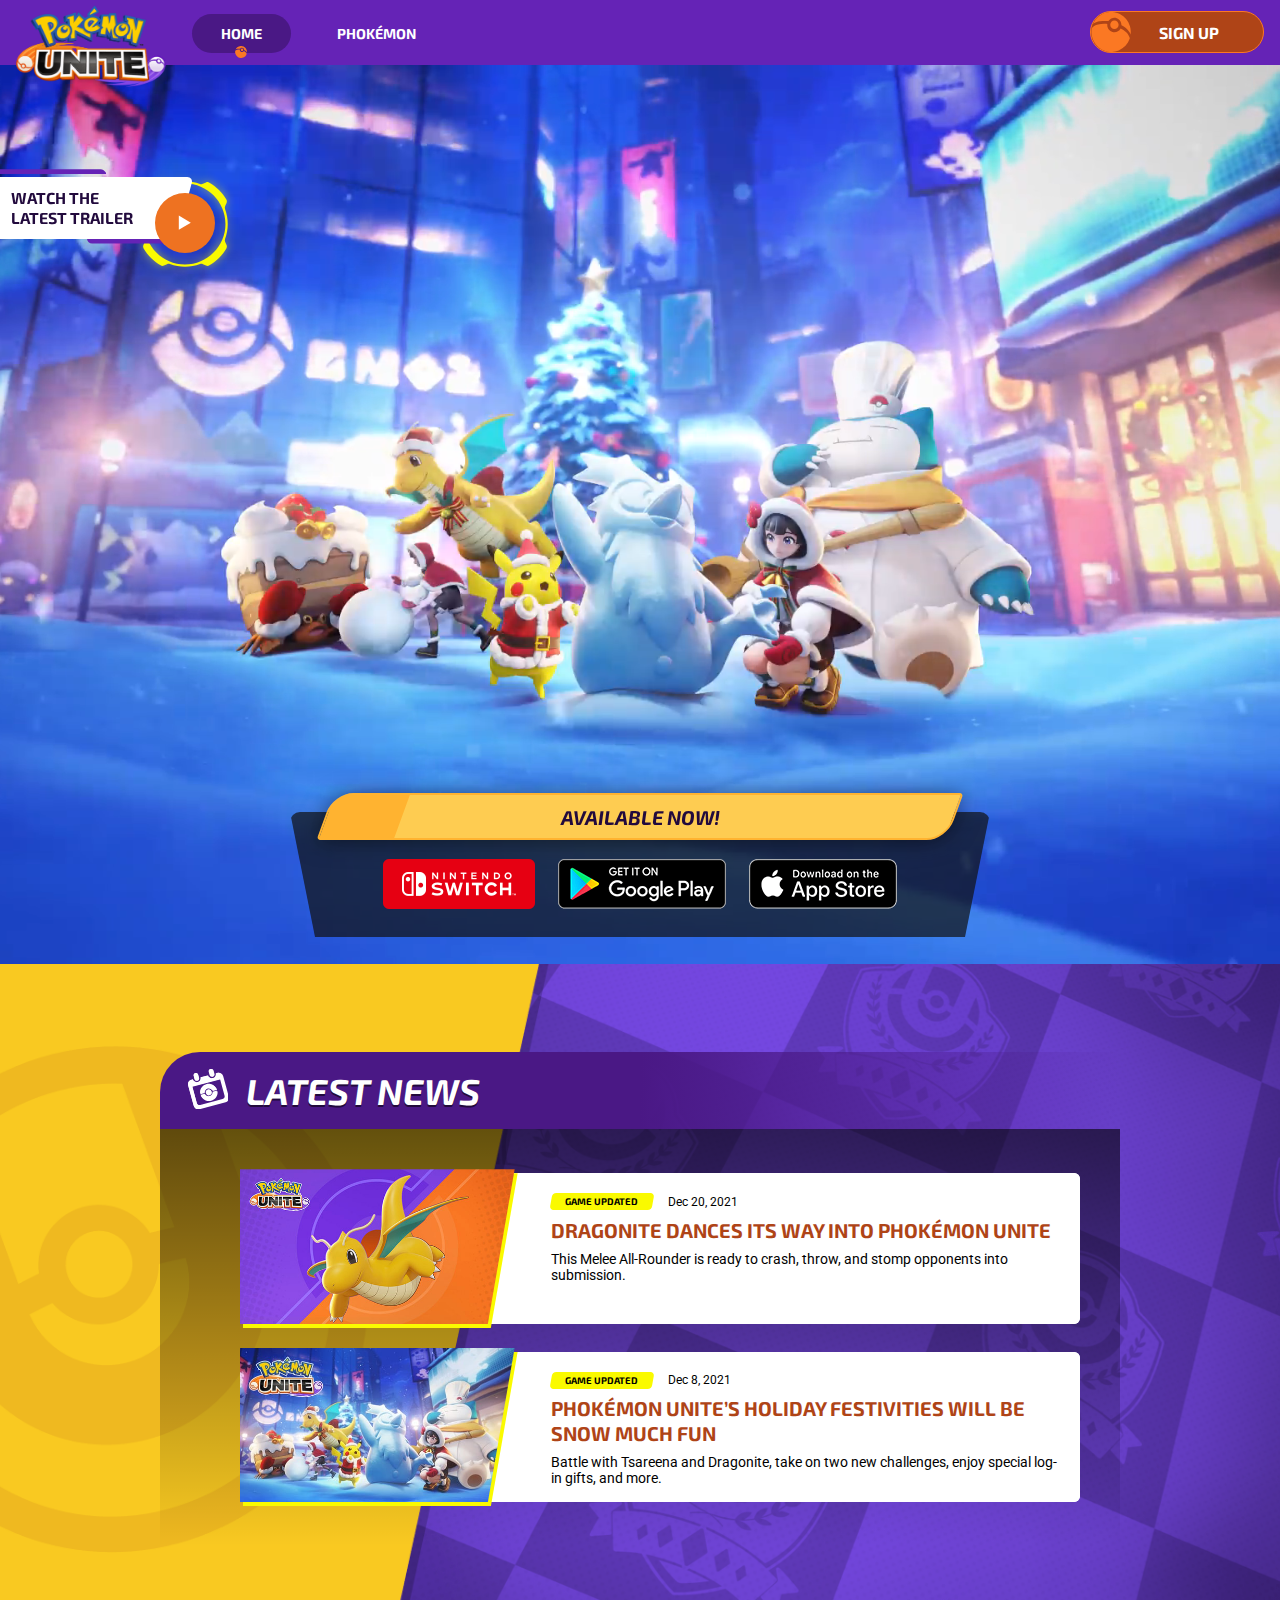
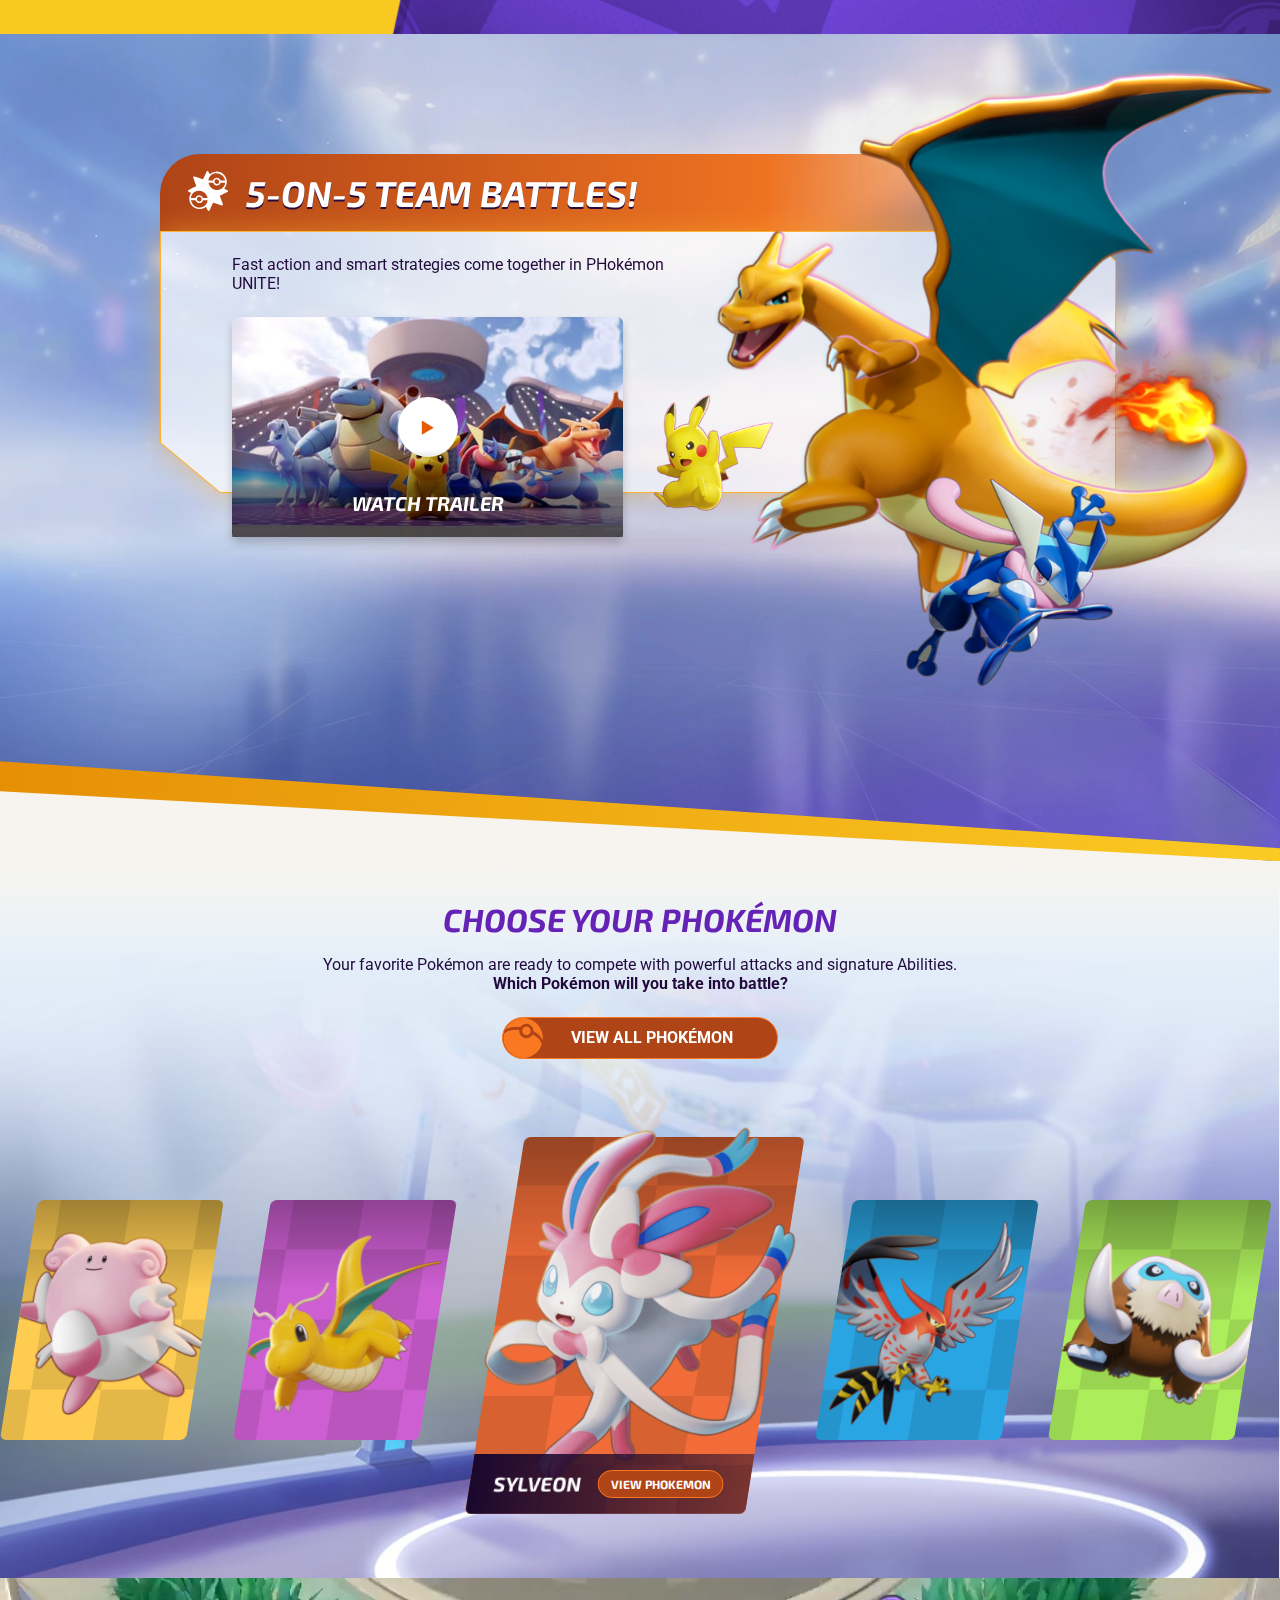
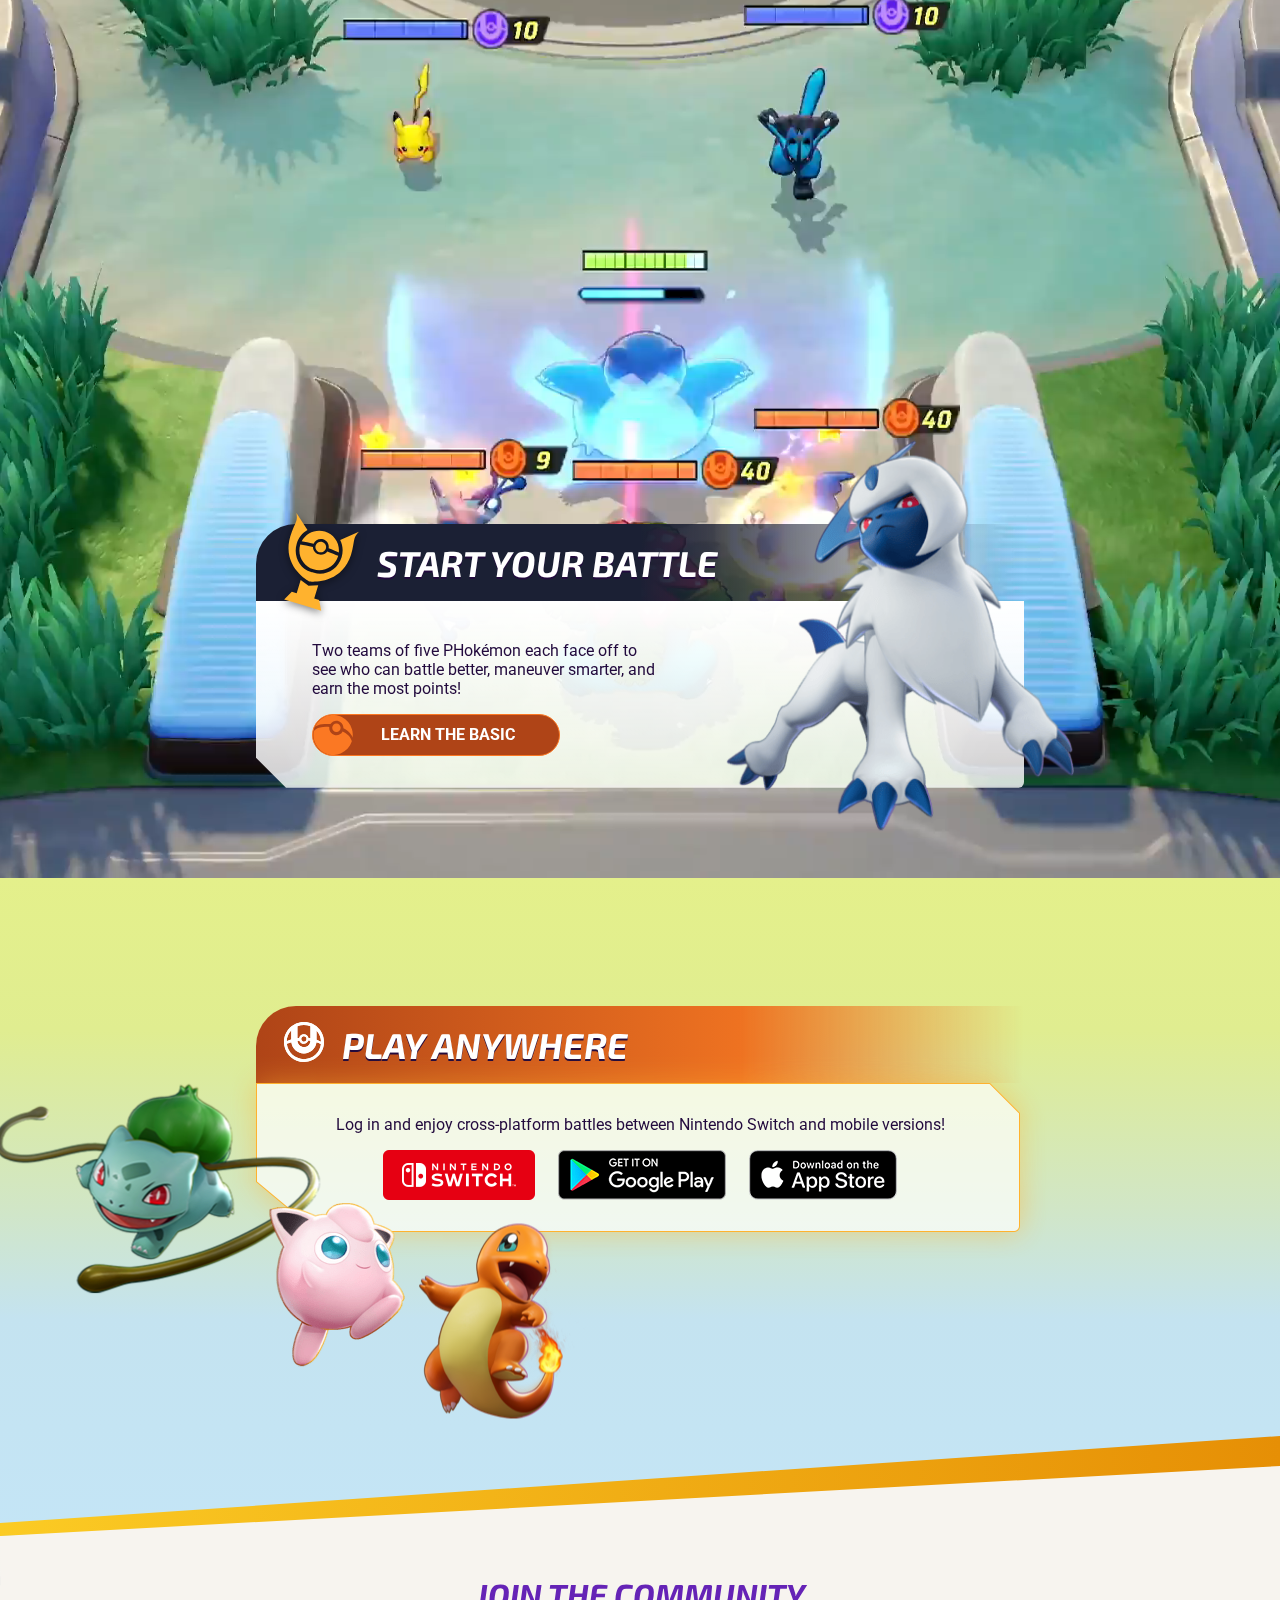
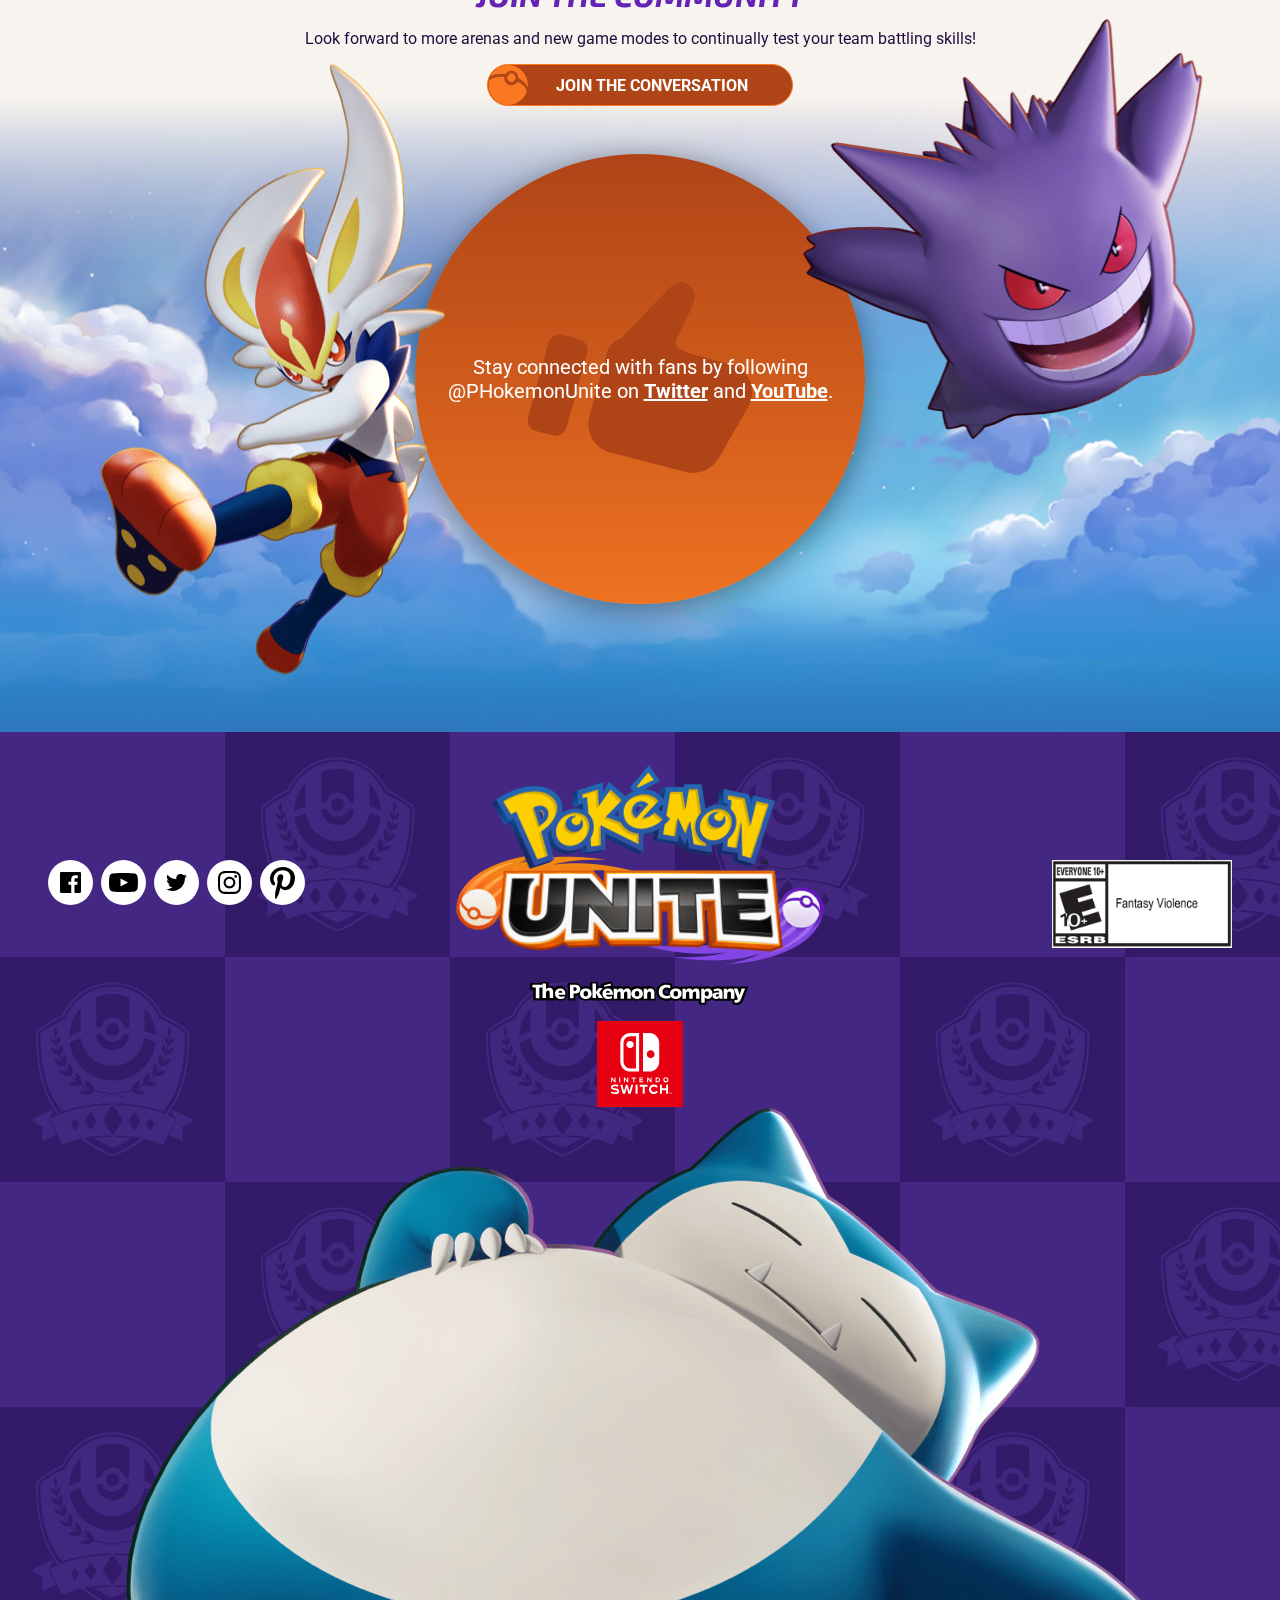
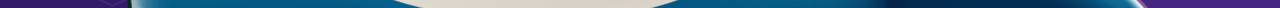
<file: index.html>
<!DOCTYPE html>
<html lang="en">
	<head>
		<meta charset="UTF-8" />
		<meta http-equiv="X-UA-Compatible" content="IE=edge" />
		<meta name="viewport" content="width=device-width, initial-scale=1.0" />
		<title>PHokémon UNITE</title>
		<link
			rel="shortcut icon"
			href="./asset/icon/favicon.ico"
			type="image/x-icon"
		/>
		<link rel="stylesheet" href="./css/header.css" />
		<link rel="stylesheet" href="./css/index.css" />
		<link rel="stylesheet" href="./css/footer.css" />
	</head>
	<body>
		<header class="header">
			<div class="header-mobile">
				<div class="menubar">
					<button class="menubar-wrapper">
						<img src="./asset/icon/menubar.svg" alt="" />

						<nav class="nav-mobile">
							<ul>
								<li class="nav-item active">
									<a href="./index.html">HOME </a>
								</li>
								<li class="nav-item"><a href="./phokemon.html">PHOKéMON</a></li>
								<li class="nav-item"><a href="./sign-up.html">SIGN UP</a></li>
							</ul>
						</nav>
					</button>
					<span> MENU </span>
				</div>
				<div class="logo">
					<img src="./asset/img/unite-logo.png" alt="" />
				</div>
			</div>
			<div class="header-main">
				<div class="header-left">
					<a href="./index.html" class="header-logo">
						<img
							src="./asset/img/unite-logo.png"
							alt="unite-logo"
							width="150px"
						/>
					</a>
					<ul class="nav">
						<li class="nav-item active">
							<a href="./index.html"
								>HOME
								<svg class="pokeball" viewBox="0 0 40 40">
									<g
										fill="currentColor"
										fill-rule="nonzero"
										transform="matrix(-1 0 0 1 39.763 0)"
									>
										<path
											d="m20.4512649 40c-.5292751 0-1.0585502 0-1.5878252 0-.0539199-.0091316-.107509-.0240127-.1617597-.0263801-2.2937459-.1089026-4.5133932-.5850978-6.6252007-1.5036674-5.36552601-2.3343032-9.05291925-6.3146589-11.06879567-11.9096137-.03506447-.0974035-.03936483-.2242311-.01257028-.3246785.11015537-.4176854.21931835-.8377382.36222262-1.2442627.71055178-2.0204474 1.93780835-3.6752932 3.48957669-5.0944088 1.57327014-1.4383935 3.36288147-2.5392566 5.24643914-3.4913087.0132319-.0067641.0310949-.0030438.0453192-.0043966 1.6569617 3.1047382 5.0899721 4.4071726 8.128011 3.5626702 1.4915633-.4146415 2.7356905-1.236484 3.6963248-2.4760118 1.2543819-1.6183195 1.7155128-3.4696634 1.4690691-5.5191966.0353953-.0054113.0615282-.0108226.087992-.0128518.7092286-.0470108 1.4177956-.1119465 2.1276857-.1369738 2.3671828-.0828606 4.7128637.1014621 7.0241418.6517245 1.4002634.3334719 2.7518996.8029029 3.99735 1.5527074.8637107.520162 1.6301672 1.1546379 2.1915295 2.0187562.0446576.0689942.0916308.14712.1032087.2262604.086338.5844213.1720144 1.1691808.2414817 1.7556314.047304.4014515.0681442.8059468.1008931 1.2090893v1.6233925c-.0092623.0547895-.0241482.109579-.0267946.1650449-.0982467 2.0627232-.4968569 4.0642309-1.218325 5.9920096-1.6510074 4.4125839-4.482629 7.816297-8.4551692 10.2175652-2.6056874 1.575029-5.4297006 2.4672184-8.4495457 2.705316-.2351966.019616-.4700624.0426141-.705259.0635829z"
										></path>
										<path
											d="m20.4135396 0c.2460856.02091593.4921711.04216921.7382567.06274779 4.0969115.33937784 7.7594573 1.80180619 10.9575785 4.44564724 2.4344302 2.01231491 4.2812279 4.49085264 5.5628547 7.40862487.0303891.0694949.0591266.1400018.0696967.1646287-.1701128-.1582189-.3633478-.3484864-.5674832-.5252598-.7541118-.6541288-1.6377076-1.065363-2.5599503-1.3986685-1.2492558-.45137924-2.5401314-.72328634-3.8488441-.91254177-2.208494-.31913661-4.4282187-.39301708-6.6545497-.29923275-.5222299.021928-1.0441294.06106103-1.565038.10255553-.116932.00910855-.1767192-.0320486-.2401399-.12380881-1.1881473-1.71139539-2.8010812-2.73425185-4.8295528-3.04394256-3.7781564-.5765375-7.3211277 2.04537557-7.98374195 5.89795496-.06242976.3640047-.08588221.7367805-.09909485 1.1065202-.00561538.1595683-.05945691.2351355-.18861054.3056425-1.5131784.8241551-2.95302661 1.7643599-4.28486143 2.8708801-1.42663556 1.1854609-2.69604062 2.5176707-3.66188512 4.1298841-.43535672.7263226-.78350997 1.4938023-1.02133761 2.3115477-.00990949.0340727-.02543435.066796-.07630304.0968205-.04228047-.5009703-.08456094-1.0019405-.12750204-1.5029108-.00990949-.1059291-.02213119-.2108461-.03303162-.3161004 0-.539766 0-1.0795319 0-1.6192979.00924885-.0597116.02378276-.1194232.02675561-.1794721.07299988-1.6007434.32238859-3.1728117.78648281-4.7027108 1.67833649-5.53158885 5.07530804-9.58961667 10.12286948-12.20107177 2.2666296-1.17264151 4.684544-1.82542095 7.220051-2.01771256.2351851-.01787975.4700399-.04048245.7048947-.06072367z"
										></path>
										<path
											d="m16.3264339 17c-2.3129341-.0051197-4.2010909-1.9300402-4.2020845-4.2841591-.0009929-2.3909074 1.8874949-4.32161868 4.220625-4.3158409 2.3106165.0061444 4.1951314 1.937537 4.1881979 4.293359-.0069719 2.394995-1.8792368 4.3117403-4.2067384 4.306641z"
										></path>
									</g>
								</svg>
							</a>
						</li>
						<li class="nav-item"><a href="./phokemon.html">PHOKéMON</a></li>
					</ul>
				</div>
				<div class="header-right">
					<a href="./sign-up.html" class="button-cta">
						<svg class="pokeball" viewBox="0 0 40 40">
							<g
								fill="currentColor"
								fill-rule="nonzero"
								transform="matrix(-1 0 0 1 39.763 0)"
							>
								<path
									d="m20.4512649 40c-.5292751 0-1.0585502 0-1.5878252 0-.0539199-.0091316-.107509-.0240127-.1617597-.0263801-2.2937459-.1089026-4.5133932-.5850978-6.6252007-1.5036674-5.36552601-2.3343032-9.05291925-6.3146589-11.06879567-11.9096137-.03506447-.0974035-.03936483-.2242311-.01257028-.3246785.11015537-.4176854.21931835-.8377382.36222262-1.2442627.71055178-2.0204474 1.93780835-3.6752932 3.48957669-5.0944088 1.57327014-1.4383935 3.36288147-2.5392566 5.24643914-3.4913087.0132319-.0067641.0310949-.0030438.0453192-.0043966 1.6569617 3.1047382 5.0899721 4.4071726 8.128011 3.5626702 1.4915633-.4146415 2.7356905-1.236484 3.6963248-2.4760118 1.2543819-1.6183195 1.7155128-3.4696634 1.4690691-5.5191966.0353953-.0054113.0615282-.0108226.087992-.0128518.7092286-.0470108 1.4177956-.1119465 2.1276857-.1369738 2.3671828-.0828606 4.7128637.1014621 7.0241418.6517245 1.4002634.3334719 2.7518996.8029029 3.99735 1.5527074.8637107.520162 1.6301672 1.1546379 2.1915295 2.0187562.0446576.0689942.0916308.14712.1032087.2262604.086338.5844213.1720144 1.1691808.2414817 1.7556314.047304.4014515.0681442.8059468.1008931 1.2090893v1.6233925c-.0092623.0547895-.0241482.109579-.0267946.1650449-.0982467 2.0627232-.4968569 4.0642309-1.218325 5.9920096-1.6510074 4.4125839-4.482629 7.816297-8.4551692 10.2175652-2.6056874 1.575029-5.4297006 2.4672184-8.4495457 2.705316-.2351966.019616-.4700624.0426141-.705259.0635829z"
								></path>
								<path
									d="m20.4135396 0c.2460856.02091593.4921711.04216921.7382567.06274779 4.0969115.33937784 7.7594573 1.80180619 10.9575785 4.44564724 2.4344302 2.01231491 4.2812279 4.49085264 5.5628547 7.40862487.0303891.0694949.0591266.1400018.0696967.1646287-.1701128-.1582189-.3633478-.3484864-.5674832-.5252598-.7541118-.6541288-1.6377076-1.065363-2.5599503-1.3986685-1.2492558-.45137924-2.5401314-.72328634-3.8488441-.91254177-2.208494-.31913661-4.4282187-.39301708-6.6545497-.29923275-.5222299.021928-1.0441294.06106103-1.565038.10255553-.116932.00910855-.1767192-.0320486-.2401399-.12380881-1.1881473-1.71139539-2.8010812-2.73425185-4.8295528-3.04394256-3.7781564-.5765375-7.3211277 2.04537557-7.98374195 5.89795496-.06242976.3640047-.08588221.7367805-.09909485 1.1065202-.00561538.1595683-.05945691.2351355-.18861054.3056425-1.5131784.8241551-2.95302661 1.7643599-4.28486143 2.8708801-1.42663556 1.1854609-2.69604062 2.5176707-3.66188512 4.1298841-.43535672.7263226-.78350997 1.4938023-1.02133761 2.3115477-.00990949.0340727-.02543435.066796-.07630304.0968205-.04228047-.5009703-.08456094-1.0019405-.12750204-1.5029108-.00990949-.1059291-.02213119-.2108461-.03303162-.3161004 0-.539766 0-1.0795319 0-1.6192979.00924885-.0597116.02378276-.1194232.02675561-.1794721.07299988-1.6007434.32238859-3.1728117.78648281-4.7027108 1.67833649-5.53158885 5.07530804-9.58961667 10.12286948-12.20107177 2.2666296-1.17264151 4.684544-1.82542095 7.220051-2.01771256.2351851-.01787975.4700399-.04048245.7048947-.06072367z"
								></path>
								<path
									d="m16.3264339 17c-2.3129341-.0051197-4.2010909-1.9300402-4.2020845-4.2841591-.0009929-2.3909074 1.8874949-4.32161868 4.220625-4.3158409 2.3106165.0061444 4.1951314 1.937537 4.1881979 4.293359-.0069719 2.394995-1.8792368 4.3117403-4.2067384 4.306641z"
								></path>
							</g>
						</svg>
						<div class="button-cta-text">SIGN UP</div>
					</a>
				</div>
			</div>
		</header>
		<div class="content-container">
			<div class="video-section-container">
				<div class="video-wrapper">
					<video
						src="asset/video/header.mp4"
						class="video"
						width="100%"
						autoplay
						muted
						loop
					></video>
				</div>
				<div class="logo-container">
					<img class="logo" src="./asset/img/unite-logo.png" alt="" />
				</div>
				<a
					target="blank"
					href="https://www.youtube.com/watch?v=Ku4TUc5K5g4&t=6s&ab_channel=Pok%C3%A9monUNITE"
					class="trailer-btn-container"
				>
					<div class="trailer-btn-content">
						<div class="trailer-btn-text">
							WATCH THE
							<br />
							LATEST TRAILER
						</div>
					</div>
					<div class="trailer-btn-play">
						<img src="./asset/icon/btn-play.svg" alt="" />
					</div>
					<img
						class="trailer-btn-decoration"
						src="asset/icon/tech-decoration.svg"
						alt=""
					/>
				</a>
				<div class="store-container">
					<div class="store-container-header">
						<span class="store-container-header-text"> AVAILABLE NOW! </span>
					</div>
					<div class="store-list">
						<ul>
							<li>
								<img src="asset/img/switch.png" alt="" />
							</li>
							<li>
								<img src="asset/img/play.png" alt="" />
							</li>
							<li>
								<img src="asset/img/app.png" alt="" />
							</li>
						</ul>
					</div>
					<div class="store-container-background"></div>
				</div>
			</div>
			<div class="section news-section">
				<div class="section-content">
					<div class="section-title news-section-title">
						<div class="section-title-icon">
							<img src="./asset/icon/calendar-icon.svg" alt="" />
						</div>
						<div class="section-title-text">LATEST NEWS</div>
					</div>
					<div class="section-body section-body-fade">
						<div class="news-card">
							<div class="news-thumbnail">
								<div class="news-thumbnail-clip">
									<img src="./asset/img/dragonite-news.jpg" alt="" />
								</div>
							</div>
							<div class="news-content">
								<div class="news-tag">
									<div class="news-tag-name">
										<span>GAME UPDATED</span>
									</div>
									<div class="news-tag-date">Dec 20, 2021</div>
								</div>
								<div class="news-title">
									Dragonite Dances Its Way into PHokémon UNITE
								</div>
								<div class="news-description">
									This Melee All-Rounder is ready to crash, throw, and stomp
									opponents into submission.
								</div>
							</div>
						</div>
						<div class="news-card">
							<div class="news-thumbnail">
								<div class="news-thumbnail-clip">
									<img src="./asset/img/holiday-event.jpg" alt="" />
								</div>
							</div>
							<div class="news-content">
								<div class="news-tag">
									<div class="news-tag-name">
										<span>GAME UPDATED</span>
									</div>
									<div class="news-tag-date">Dec 8, 2021</div>
								</div>
								<div class="news-title">
									PHokémon UNITE’s Holiday Festivities Will Be Snow Much Fun
								</div>
								<div class="news-description">
									Battle with Tsareena and Dragonite, take on two new
									challenges, enjoy special log-in gifts, and more.
								</div>
							</div>
						</div>
					</div>
				</div>
			</div>
			<div class="section teamup-section">
				<div class="teamup-video-background">
					<video
						autoplay
						muted
						loop
						src="./asset/video/poke029-pokemon-unite-official-site-stadium-graphic.mp4"
					></video>
				</div>
				<div class="section-content">
					<div class="section-title teamup-section-title">
						<div class="section-title-icon">
							<img src="./asset/icon/teamup-icon.svg" alt="" />
						</div>
						<div class="section-title-text">5-ON-5 TEAM BATTLES!</div>
					</div>
					<div class="section-body section-body-orange">
						<div class="teamup-content">
							<div class="teamup-description">
								Fast action and smart strategies come together in PHokémon
								UNITE!
							</div>
							<a
								class="teamup-trailer"
								target="blank"
								href="https://www.youtube.com/watch?v=VDdPqBuw0MU&feature=emb_logo&ab_channel=Pok%C3%A9monUNITE"
							>
								<img src="./asset/img/teamup-trailer-thumbnail.jpg" alt="" />
								<div class="teamup-trailer-text">WATCH TRAILER</div>
								<div class="trailer-btn-play">
									<svg
										width="13px"
										height="15px"
										viewBox="0 0 13 15"
										version="1.1"
										xmlns="http://www.w3.org/2000/svg"
										xmlns:xlink="http://www.w3.org/1999/xlink"
									>
										<title>Triangle</title>
										<g
											id="Designs"
											stroke="none"
											stroke-width="1"
											fill="none"
											fill-rule="evenodd"
										>
											<g
												id="trailer-tab-dsktp-opt-1"
												transform="translate(-189.000000, -285.000000)"
												fill="currentColor"
											>
												<g
													id="btn---watch-trailer-(opt-1)-"
													transform="translate(0.000000, 242.253670)"
												>
													<g
														id="btn-play"
														transform="translate(163.000000, 20.000000)"
													>
														<polygon
															id="Triangle"
															transform="translate(32.820000, 30.400000) rotate(-270.000000) translate(-32.820000, -30.400000) "
															points="32.82 24.4 40.02 36.4 25.62 36.4"
														></polygon>
													</g>
												</g>
											</g>
										</g>
									</svg>
								</div>
							</a>
						</div>
						<div class="teamup-characters">
							<div class="characters-pikachu">
								<img src="./asset/img/pikachu-medium-up.png" alt="" />
							</div>
							<div class="characters-charizard">
								<img src="./asset/img/charizard-medium-up.png" alt="" />
							</div>
							<div class="characters-greninja">
								<img src="./asset/img/greninja-medium-up.png" alt="" />
							</div>
						</div>
					</div>
				</div>
				<div class="divider divider-teamup"></div>
			</div>
			<div class="section phokemon-section">
				<div class="phokemon-section-header">CHOOSE YOUR PHOKÉMON</div>
				<div class="phokemon-section-description">
					Your favorite Pokémon are ready to compete with powerful attacks and
					signature Abilities.
					<br />
					<b> Which Pokémon will you take into battle? </b>
				</div>
				<a href="./phokemon.html" class="button-cta">
					<svg class="pokeball" viewBox="0 0 40 40">
						<g
							fill="currentColor"
							fill-rule="nonzero"
							transform="matrix(-1 0 0 1 39.763 0)"
						>
							<path
								d="m20.4512649 40c-.5292751 0-1.0585502 0-1.5878252 0-.0539199-.0091316-.107509-.0240127-.1617597-.0263801-2.2937459-.1089026-4.5133932-.5850978-6.6252007-1.5036674-5.36552601-2.3343032-9.05291925-6.3146589-11.06879567-11.9096137-.03506447-.0974035-.03936483-.2242311-.01257028-.3246785.11015537-.4176854.21931835-.8377382.36222262-1.2442627.71055178-2.0204474 1.93780835-3.6752932 3.48957669-5.0944088 1.57327014-1.4383935 3.36288147-2.5392566 5.24643914-3.4913087.0132319-.0067641.0310949-.0030438.0453192-.0043966 1.6569617 3.1047382 5.0899721 4.4071726 8.128011 3.5626702 1.4915633-.4146415 2.7356905-1.236484 3.6963248-2.4760118 1.2543819-1.6183195 1.7155128-3.4696634 1.4690691-5.5191966.0353953-.0054113.0615282-.0108226.087992-.0128518.7092286-.0470108 1.4177956-.1119465 2.1276857-.1369738 2.3671828-.0828606 4.7128637.1014621 7.0241418.6517245 1.4002634.3334719 2.7518996.8029029 3.99735 1.5527074.8637107.520162 1.6301672 1.1546379 2.1915295 2.0187562.0446576.0689942.0916308.14712.1032087.2262604.086338.5844213.1720144 1.1691808.2414817 1.7556314.047304.4014515.0681442.8059468.1008931 1.2090893v1.6233925c-.0092623.0547895-.0241482.109579-.0267946.1650449-.0982467 2.0627232-.4968569 4.0642309-1.218325 5.9920096-1.6510074 4.4125839-4.482629 7.816297-8.4551692 10.2175652-2.6056874 1.575029-5.4297006 2.4672184-8.4495457 2.705316-.2351966.019616-.4700624.0426141-.705259.0635829z"
							></path>
							<path
								d="m20.4135396 0c.2460856.02091593.4921711.04216921.7382567.06274779 4.0969115.33937784 7.7594573 1.80180619 10.9575785 4.44564724 2.4344302 2.01231491 4.2812279 4.49085264 5.5628547 7.40862487.0303891.0694949.0591266.1400018.0696967.1646287-.1701128-.1582189-.3633478-.3484864-.5674832-.5252598-.7541118-.6541288-1.6377076-1.065363-2.5599503-1.3986685-1.2492558-.45137924-2.5401314-.72328634-3.8488441-.91254177-2.208494-.31913661-4.4282187-.39301708-6.6545497-.29923275-.5222299.021928-1.0441294.06106103-1.565038.10255553-.116932.00910855-.1767192-.0320486-.2401399-.12380881-1.1881473-1.71139539-2.8010812-2.73425185-4.8295528-3.04394256-3.7781564-.5765375-7.3211277 2.04537557-7.98374195 5.89795496-.06242976.3640047-.08588221.7367805-.09909485 1.1065202-.00561538.1595683-.05945691.2351355-.18861054.3056425-1.5131784.8241551-2.95302661 1.7643599-4.28486143 2.8708801-1.42663556 1.1854609-2.69604062 2.5176707-3.66188512 4.1298841-.43535672.7263226-.78350997 1.4938023-1.02133761 2.3115477-.00990949.0340727-.02543435.066796-.07630304.0968205-.04228047-.5009703-.08456094-1.0019405-.12750204-1.5029108-.00990949-.1059291-.02213119-.2108461-.03303162-.3161004 0-.539766 0-1.0795319 0-1.6192979.00924885-.0597116.02378276-.1194232.02675561-.1794721.07299988-1.6007434.32238859-3.1728117.78648281-4.7027108 1.67833649-5.53158885 5.07530804-9.58961667 10.12286948-12.20107177 2.2666296-1.17264151 4.684544-1.82542095 7.220051-2.01771256.2351851-.01787975.4700399-.04048245.7048947-.06072367z"
							></path>
							<path
								d="m16.3264339 17c-2.3129341-.0051197-4.2010909-1.9300402-4.2020845-4.2841591-.0009929-2.3909074 1.8874949-4.32161868 4.220625-4.3158409 2.3106165.0061444 4.1951314 1.937537 4.1881979 4.293359-.0069719 2.394995-1.8792368 4.3117403-4.2067384 4.306641z"
							></path>
						</g>
					</svg>
					<div class="button-cta-text">VIEW ALL PHOKÉMON</div>
				</a>
				<div class="phokemon-carousel">
					<ul class="phokemon-carousel-list">
						<li class="phokemon-carousel-item">
							<div class="phokemon-carousel-card">
								<div class="phokemon-carousel-card-image">
									<div
										class="phokemon-carousel-card-background phokemon-carousel-card-background-support"
									></div>
									<div class="phokemon-carousel-card-character">
										<img src="./asset/img/carousel-blissey.png" alt="" />
									</div>
								</div>
							</div>
						</li>
						<li class="phokemon-carousel-item">
							<div class="phokemon-carousel-card">
								<div class="phokemon-carousel-card-image">
									<div
										class="phokemon-carousel-card-background phokemon-carousel-card-background-allrounder"
									></div>
									<div class="phokemon-carousel-card-character">
										<img src="./asset/img/carousel-dragonite.png" alt="" />
									</div>
								</div>
							</div>
						</li>
						<li class="phokemon-carousel-item">
							<div class="phokemon-carousel-card active">
								<div class="phokemon-carousel-card-image">
									<div
										class="phokemon-carousel-card-background phokemon-carousel-card-background-attacker"
									></div>
									<div class="phokemon-carousel-card-character">
										<img src="./asset/img/carousel-sylveon.png" alt="" />
									</div>
								</div>
								<div class="phokemon-carousel-card-content">
									<div class="phokemon-carousel-card-name">Sylveon</div>
									<div class="phokemon-carousel-card-btn">VIEW PhOKEMON</div>
								</div>
							</div>
						</li>
						<li class="phokemon-carousel-item">
							<div class="phokemon-carousel-card">
								<div class="phokemon-carousel-card-image">
									<div
										class="phokemon-carousel-card-background phokemon-carousel-card-background-speedster"
									></div>
									<div class="phokemon-carousel-card-character">
										<img src="./asset/img/carousel-talonflame.png" alt="" />
									</div>
								</div>
							</div>
						</li>
						<li class="phokemon-carousel-item">
							<div class="phokemon-carousel-card">
								<div class="phokemon-carousel-card-image">
									<div
										class="phokemon-carousel-card-background phokemon-carousel-card-background-defender"
									></div>
									<div class="phokemon-carousel-card-character">
										<img src="./asset/img/carousel-mamoswine.png" alt="" />
									</div>
								</div>
							</div>
						</li>
					</ul>
				</div>
			</div>
			<div class="section battle-section">
				<div class="battle-video-background">
					<video
						autoplay
						muted
						loop
						src="./asset/video/poke029-pokemon-unite-official-site-overview-homepage-desktop-1920x1080.mp4"
					></video>
				</div>
				<div class="section-content battle-section-content">
					<div class="section-title battle-section-title">
						<div class="section-title-icon">
							<svg
								class="trophy-icon"
								width="40"
								height="53"
								viewBox="0 0 40 53"
							>
								<path
									fill="#ffb22e"
									fill-rule="evenodd"
									d="M14.4187784,31.5623628 C14.6833918,31.6419652 14.9489691,31.6971115 15.2145465,31.7541759 L13.7160347,36.7144621 C13.7160347,36.7144621 -3.09872393,28.3557276 4.13500584,9.99394101 C6.34011736,4.40882365 7.26023931,4.14891692 6.58496909,0 L12.49274,9.14900439 C9.71018684,10.7603948 7.65268027,13.3698137 6.74209835,16.4422172 C4.78280254,22.9317333 8.21940257,29.7012964 14.4187784,31.5623628 Z M6.70691296,42.9570188 L8.85322151,35.8522623 L13.0566702,38.9025698 L9.9198689,49.2863709 L0,46.3079933 L4.09692851,42.1729829 L6.70691296,42.9570188 Z M15.986215,32.0327844 C15.7220836,31.953182 15.4695201,31.8529596 15.2150285,31.756094 L13.7165166,36.7163803 C13.7165166,36.7163803 32.3652532,39.0047103 36.506043,19.7145484 C37.7592211,13.8441091 37.1384159,13.1209737 40,10.0337422 L30.0063864,14.4089986 C31.4328776,17.2818659 31.7026994,20.5882894 30.7607032,23.6524709 C28.7999614,30.1419869 22.1846269,33.8938508 15.9852511,32.0327844 L15.986215,32.0327844 Z M16.104785,45.7785892 L18.2510935,38.6733532 L13.0566702,38.9025698 L9.9198689,49.2863709 L19.8387738,52.2666667 L18.7142874,46.5602275 L16.104785,45.7785892 Z M23.8123125,18.9003018 C24.2228407,16.7894639 22.9688716,14.7099844 20.9036796,14.0768635 C18.8384875,13.4437426 16.6255866,14.4603922 15.7707648,16.4350242 C13.3608069,15.859585 11.1021943,15.4404734 9.37859234,15.1580287 C11.7247172,10.6679049 16.9515138,8.47568659 21.8205633,9.93962843 C26.6896128,11.4035703 29.8212627,16.1088622 29.2752051,21.1401991 C27.8118787,20.4889937 25.9123498,19.6843378 23.8113485,18.9003018 L23.8123125,18.9003018 Z M15.4222849,18.213611 C15.4590317,20.0290106 16.6626105,21.6159987 18.4071762,22.1493622 C20.1517418,22.6827258 22.0433878,22.0420364 23.0984829,20.5604441 C25.3595055,21.3972286 27.3954379,22.2637442 28.9219053,22.9475578 C28.9084095,22.9955111 28.9011797,23.0434644 28.8867199,23.0914176 C27.1978356,28.6596492 21.2916347,31.8114659 15.6948511,30.1311975 C10.0980675,28.450929 6.93008924,22.5748587 8.6189736,17.0066272 C8.63343335,16.9586739 8.65415898,16.9107207 8.66958272,16.8627674 C10.4534336,17.1533642 12.8571256,17.5964524 15.4213209,18.213611 L15.4222849,18.213611 Z M20.4306595,15.4865086 C21.542732,15.8173281 22.3447132,16.7824442 22.4622137,17.931311 C22.5797142,19.0801779 21.9895615,20.1862256 20.967257,20.7331172 C19.9449524,21.2800089 18.6921065,21.159891 17.7935859,20.4288383 C16.8950653,19.6977857 16.5280688,18.4999703 16.8639217,17.3945692 C17.3216831,15.8897476 18.916451,15.0366112 20.4306595,15.4865086 L20.4306595,15.4865086 Z"
								></path>
							</svg>
						</div>
						<div class="section-title-text">START YOUR BATTLE</div>
					</div>
					<div class="section-body section-body-battle">
						<div class="battle-content">
							<div class="battle-description">
								Two teams of five PHokémon each face off to see who can battle
								better, maneuver smarter, and earn the most points!
							</div>
							<a href="" class="button-cta">
								<svg class="pokeball" viewBox="0 0 40 40">
									<g
										fill="currentColor"
										fill-rule="nonzero"
										transform="matrix(-1 0 0 1 39.763 0)"
									>
										<path
											d="m20.4512649 40c-.5292751 0-1.0585502 0-1.5878252 0-.0539199-.0091316-.107509-.0240127-.1617597-.0263801-2.2937459-.1089026-4.5133932-.5850978-6.6252007-1.5036674-5.36552601-2.3343032-9.05291925-6.3146589-11.06879567-11.9096137-.03506447-.0974035-.03936483-.2242311-.01257028-.3246785.11015537-.4176854.21931835-.8377382.36222262-1.2442627.71055178-2.0204474 1.93780835-3.6752932 3.48957669-5.0944088 1.57327014-1.4383935 3.36288147-2.5392566 5.24643914-3.4913087.0132319-.0067641.0310949-.0030438.0453192-.0043966 1.6569617 3.1047382 5.0899721 4.4071726 8.128011 3.5626702 1.4915633-.4146415 2.7356905-1.236484 3.6963248-2.4760118 1.2543819-1.6183195 1.7155128-3.4696634 1.4690691-5.5191966.0353953-.0054113.0615282-.0108226.087992-.0128518.7092286-.0470108 1.4177956-.1119465 2.1276857-.1369738 2.3671828-.0828606 4.7128637.1014621 7.0241418.6517245 1.4002634.3334719 2.7518996.8029029 3.99735 1.5527074.8637107.520162 1.6301672 1.1546379 2.1915295 2.0187562.0446576.0689942.0916308.14712.1032087.2262604.086338.5844213.1720144 1.1691808.2414817 1.7556314.047304.4014515.0681442.8059468.1008931 1.2090893v1.6233925c-.0092623.0547895-.0241482.109579-.0267946.1650449-.0982467 2.0627232-.4968569 4.0642309-1.218325 5.9920096-1.6510074 4.4125839-4.482629 7.816297-8.4551692 10.2175652-2.6056874 1.575029-5.4297006 2.4672184-8.4495457 2.705316-.2351966.019616-.4700624.0426141-.705259.0635829z"
										></path>
										<path
											d="m20.4135396 0c.2460856.02091593.4921711.04216921.7382567.06274779 4.0969115.33937784 7.7594573 1.80180619 10.9575785 4.44564724 2.4344302 2.01231491 4.2812279 4.49085264 5.5628547 7.40862487.0303891.0694949.0591266.1400018.0696967.1646287-.1701128-.1582189-.3633478-.3484864-.5674832-.5252598-.7541118-.6541288-1.6377076-1.065363-2.5599503-1.3986685-1.2492558-.45137924-2.5401314-.72328634-3.8488441-.91254177-2.208494-.31913661-4.4282187-.39301708-6.6545497-.29923275-.5222299.021928-1.0441294.06106103-1.565038.10255553-.116932.00910855-.1767192-.0320486-.2401399-.12380881-1.1881473-1.71139539-2.8010812-2.73425185-4.8295528-3.04394256-3.7781564-.5765375-7.3211277 2.04537557-7.98374195 5.89795496-.06242976.3640047-.08588221.7367805-.09909485 1.1065202-.00561538.1595683-.05945691.2351355-.18861054.3056425-1.5131784.8241551-2.95302661 1.7643599-4.28486143 2.8708801-1.42663556 1.1854609-2.69604062 2.5176707-3.66188512 4.1298841-.43535672.7263226-.78350997 1.4938023-1.02133761 2.3115477-.00990949.0340727-.02543435.066796-.07630304.0968205-.04228047-.5009703-.08456094-1.0019405-.12750204-1.5029108-.00990949-.1059291-.02213119-.2108461-.03303162-.3161004 0-.539766 0-1.0795319 0-1.6192979.00924885-.0597116.02378276-.1194232.02675561-.1794721.07299988-1.6007434.32238859-3.1728117.78648281-4.7027108 1.67833649-5.53158885 5.07530804-9.58961667 10.12286948-12.20107177 2.2666296-1.17264151 4.684544-1.82542095 7.220051-2.01771256.2351851-.01787975.4700399-.04048245.7048947-.06072367z"
										></path>
										<path
											d="m16.3264339 17c-2.3129341-.0051197-4.2010909-1.9300402-4.2020845-4.2841591-.0009929-2.3909074 1.8874949-4.32161868 4.220625-4.3158409 2.3106165.0061444 4.1951314 1.937537 4.1881979 4.293359-.0069719 2.394995-1.8792368 4.3117403-4.2067384 4.306641z"
										></path>
									</g>
								</svg>
								<div class="button-cta-text">LEARN THE BASIC</div>
							</a>
						</div>
						<div class="battle-characters">
							<img src="./asset/img/absol.png" alt="" />
						</div>
					</div>
				</div>
			</div>
			<div class="section play-section">
				<div class="section-content play-section-content">
					<div class="section-title play-section-title">
						<div class="section-title-icon">
							<img src="./asset/icon/pokeball-icon.svg" alt="" />
						</div>
						<div class="section-title-text">PLAY ANYWHERE</div>
					</div>
					<div class="section-body section-body-play">
						<div class="play-content">
							<div class="play-description">
								Log in and enjoy cross-platform battles between Nintendo Switch
								and mobile versions!
							</div>
							<div class="store-list">
								<ul>
									<li>
										<img src="asset/img/switch.png" alt="" />
									</li>
									<li>
										<img src="asset/img/play.png" alt="" />
									</li>
									<li>
										<img src="asset/img/app.png" alt="" />
									</li>
								</ul>
							</div>
							<img
								class="play-bulbasaur"
								src="./asset/img/bulbasaur.png"
								alt=""
							/>
							<img
								class="play-jigglypuff"
								src="./asset/img/jigglypuff.png"
								alt=""
							/>
							<img
								class="play-charmander"
								src="./asset/img/charmander.png"
								alt=""
							/>
						</div>
					</div>
				</div>
				<div class="divider"></div>
			</div>
			<div class="section community-section">
				<div class="community-section-header">JOIN THE COMMUNITY</div>
				<div class="community-section-description">
					Look forward to more arenas and new game modes to continually test
					your team battling skills!
				</div>
				<a href="" class="button-cta">
					<svg class="pokeball" viewBox="0 0 40 40">
						<g
							fill="currentColor"
							fill-rule="nonzero"
							transform="matrix(-1 0 0 1 39.763 0)"
						>
							<path
								d="m20.4512649 40c-.5292751 0-1.0585502 0-1.5878252 0-.0539199-.0091316-.107509-.0240127-.1617597-.0263801-2.2937459-.1089026-4.5133932-.5850978-6.6252007-1.5036674-5.36552601-2.3343032-9.05291925-6.3146589-11.06879567-11.9096137-.03506447-.0974035-.03936483-.2242311-.01257028-.3246785.11015537-.4176854.21931835-.8377382.36222262-1.2442627.71055178-2.0204474 1.93780835-3.6752932 3.48957669-5.0944088 1.57327014-1.4383935 3.36288147-2.5392566 5.24643914-3.4913087.0132319-.0067641.0310949-.0030438.0453192-.0043966 1.6569617 3.1047382 5.0899721 4.4071726 8.128011 3.5626702 1.4915633-.4146415 2.7356905-1.236484 3.6963248-2.4760118 1.2543819-1.6183195 1.7155128-3.4696634 1.4690691-5.5191966.0353953-.0054113.0615282-.0108226.087992-.0128518.7092286-.0470108 1.4177956-.1119465 2.1276857-.1369738 2.3671828-.0828606 4.7128637.1014621 7.0241418.6517245 1.4002634.3334719 2.7518996.8029029 3.99735 1.5527074.8637107.520162 1.6301672 1.1546379 2.1915295 2.0187562.0446576.0689942.0916308.14712.1032087.2262604.086338.5844213.1720144 1.1691808.2414817 1.7556314.047304.4014515.0681442.8059468.1008931 1.2090893v1.6233925c-.0092623.0547895-.0241482.109579-.0267946.1650449-.0982467 2.0627232-.4968569 4.0642309-1.218325 5.9920096-1.6510074 4.4125839-4.482629 7.816297-8.4551692 10.2175652-2.6056874 1.575029-5.4297006 2.4672184-8.4495457 2.705316-.2351966.019616-.4700624.0426141-.705259.0635829z"
							></path>
							<path
								d="m20.4135396 0c.2460856.02091593.4921711.04216921.7382567.06274779 4.0969115.33937784 7.7594573 1.80180619 10.9575785 4.44564724 2.4344302 2.01231491 4.2812279 4.49085264 5.5628547 7.40862487.0303891.0694949.0591266.1400018.0696967.1646287-.1701128-.1582189-.3633478-.3484864-.5674832-.5252598-.7541118-.6541288-1.6377076-1.065363-2.5599503-1.3986685-1.2492558-.45137924-2.5401314-.72328634-3.8488441-.91254177-2.208494-.31913661-4.4282187-.39301708-6.6545497-.29923275-.5222299.021928-1.0441294.06106103-1.565038.10255553-.116932.00910855-.1767192-.0320486-.2401399-.12380881-1.1881473-1.71139539-2.8010812-2.73425185-4.8295528-3.04394256-3.7781564-.5765375-7.3211277 2.04537557-7.98374195 5.89795496-.06242976.3640047-.08588221.7367805-.09909485 1.1065202-.00561538.1595683-.05945691.2351355-.18861054.3056425-1.5131784.8241551-2.95302661 1.7643599-4.28486143 2.8708801-1.42663556 1.1854609-2.69604062 2.5176707-3.66188512 4.1298841-.43535672.7263226-.78350997 1.4938023-1.02133761 2.3115477-.00990949.0340727-.02543435.066796-.07630304.0968205-.04228047-.5009703-.08456094-1.0019405-.12750204-1.5029108-.00990949-.1059291-.02213119-.2108461-.03303162-.3161004 0-.539766 0-1.0795319 0-1.6192979.00924885-.0597116.02378276-.1194232.02675561-.1794721.07299988-1.6007434.32238859-3.1728117.78648281-4.7027108 1.67833649-5.53158885 5.07530804-9.58961667 10.12286948-12.20107177 2.2666296-1.17264151 4.684544-1.82542095 7.220051-2.01771256.2351851-.01787975.4700399-.04048245.7048947-.06072367z"
							></path>
							<path
								d="m16.3264339 17c-2.3129341-.0051197-4.2010909-1.9300402-4.2020845-4.2841591-.0009929-2.3909074 1.8874949-4.32161868 4.220625-4.3158409 2.3106165.0061444 4.1951314 1.937537 4.1881979 4.293359-.0069719 2.394995-1.8792368 4.3117403-4.2067384 4.306641z"
							></path>
						</g>
					</svg>
					<div class="button-cta-text">JOIN THE CONVERSATION</div>
				</a>
				<div class="community-thumbs-up-container">
					<div class="community-thumbs-up">
						<div class="community-thumbs-up-icon">
							<img src="./asset/icon/thumbs-up.svg" alt="" />
						</div>
						<div class="community-thumbs-up-text">
							Stay connected with fans by following
							<br />
							@PHokemonUnite on <a href="">Twitter</a> and
							<a href="">YouTube</a>.
						</div>
					</div>
					<div class="characters-cinderace">
						<img src="./asset/img/cinderace.png" alt="" />
					</div>
					<div class="characters-gengar">
						<img src="./asset/img/gengar.png" alt="" />
					</div>
				</div>
			</div>
		</div>
		<footer class="footer">
			<div class="footer-body">
				<div class="footer-links">
					<ul>
						<li>
							<a href="">
								<svg width="45" height="45" viewBox="0 0 45 45">
									<circle
										class="icon-background"
										cx="22.5"
										cy="22.5"
										r="22.5"
									></circle>
									<g class="icon-logo">
										<path
											d="M31.8410005,12 L13.1589995,12 C12.5188352,12 12,12.5188332 12,13.1589951 L12,31.8409262 C12,32.4810094 12.5188352,33 13.1589995,33 L23.2168014,33 L23.2168014,24.8676783 L20.480052,24.8676783 L20.480052,21.698342 L23.2168014,21.698342 L23.2168014,19.3610746 C23.2168014,16.648727 24.8733917,15.1717754 27.2930489,15.1717754 C28.4521271,15.1717754 29.4482529,15.2580116 29.7385142,15.2965661 L29.7385142,18.1311864 L28.0603648,18.1319732 C26.7444716,18.1319732 26.4896176,18.7572641 26.4896176,19.6748609 L26.4896176,21.698342 L29.6280433,21.698342 L29.2194429,24.8676783 L26.4896176,24.8676783 L26.4896176,33 L31.8410005,33 C32.4810861,33 33,32.4810094 33,31.8409262 L33,13.1589951 C33,12.5188332 32.4810861,12 31.8410005,12"
										></path>
									</g>
								</svg>
							</a>
						</li>
						<li>
							<a href="">
								<svg width="45" height="45" viewBox="0 0 45 45">
									<circle
										class="icon-background"
										cx="22.5"
										cy="22.5"
										r="22.5"
									></circle>
									<g class="icon-logo">
										<path
											d="M19.5340909,26.5097661 L19.5340909,18.4902339 L27.1136364,22.5001532 L19.5340909,26.5097661 Z M33.8301023,13.5670887 C31.5685966,13 22.5,13 22.5,13 C22.5,13 13.4314034,13 11.1698977,13.5670887 C9.92223864,13.8792097 8.93953409,14.7990242 8.60603409,15.9669113 C8,18.0837258 8,22.5 8,22.5 C8,22.5 8,26.9162742 8.60603409,29.0330887 C8.93953409,30.2009758 9.92223864,31.1206371 11.1698977,31.4329113 C13.4314034,32 22.5,32 22.5,32 C22.5,32 31.5685966,32 33.8301023,31.4329113 C35.0777614,31.1206371 36.0604659,30.2009758 36.3939659,29.0330887 C37,26.9162742 37,22.5 37,22.5 C37,22.5 37,18.0837258 36.3939659,15.9669113 C36.0604659,14.7990242 35.0777614,13.8792097 33.8301023,13.5670887 Z"
										></path>
									</g>
								</svg>
							</a>
						</li>
						<li>
							<a href="">
								<svg width="45" height="45" viewBox="0 0 45 45">
									<circle
										class="icon-background"
										cx="22.5"
										cy="22.5"
										r="22.5"
									></circle>
									<g class="icon-logo">
										<path
											d="M30.850583,18.2346455 C30.8591617,18.4186328 30.8630043,18.6035992 30.8630043,18.7894558 C30.8630043,24.460217 26.5292298,31 18.6042766,31 C16.1707787,31 13.9068,30.2895971 12,29.0723613 C12.3372511,29.1119716 12.6801319,29.1318212 13.0277489,29.1318212 C15.0464298,29.1318212 16.9039915,28.4458966 18.3789064,27.2947075 C16.4929277,27.2598149 14.9023787,26.0189909 14.353966,24.3139707 C14.6163319,24.3639953 14.8862936,24.3914109 15.1638511,24.3914109 C15.5569532,24.3914109 15.9378128,24.3384489 16.2996383,24.2404469 C14.3283191,23.846926 12.8430383,22.1117307 12.8430383,20.0330391 C12.8430383,20.0142576 12.8430383,19.9962772 12.8440213,19.9782968 C13.4246936,20.3000744 14.0887404,20.4934969 14.7953234,20.5152158 C13.6387149,19.7462432 12.8780681,18.4318955 12.8780681,16.9429068 C12.8780681,16.156933 13.0911957,15.4200046 13.4616,14.7859738 C15.5863532,17.3826249 18.7615532,19.0904935 22.3422766,19.2697632 C22.2683745,18.9555517 22.2304851,18.6280775 22.2304851,18.291257 C22.2304851,15.9220309 24.1600723,14 26.5395957,14 C27.7785957,14 28.8982979,14.5216979 29.6845021,15.3558271 C30.6659617,15.1633837 31.5875489,14.8057345 32.4202213,14.3142115 C32.0981617,15.3162169 31.4151702,16.156933 30.5256638,16.6881552 C31.3972085,16.5843674 32.2279149,16.354183 33,16.0125559 C32.4230809,16.8731216 31.6917447,17.6289204 30.850583,18.2346455"
										></path>
									</g>
								</svg>
							</a>
						</li>
						<li>
							<a href="">
								<svg width="45" height="45" viewBox="0 0 45 45">
									<circle
										class="icon-background"
										cx="22.5"
										cy="22.5"
										r="22.5"
									></circle>
									<g class="icon-logo">
										<g transform="translate(11 11)">
											<path
												d="M11.496372,0.00724613861 C8.37416766,0.00724613861 7.98262004,0.0204540594 6.75645536,0.0762916832 C5.53275496,0.131992673 4.69708829,0.325966931 3.96578869,0.609618416 C3.20984623,0.902788713 2.5686756,1.2951095 1.92955853,1.93296099 C1.29039583,2.57085802 0.897342262,3.21071347 0.603544643,3.96515901 C0.319330357,4.6950105 0.125016865,5.52902238 0.0691597222,6.7502996 C0.0132113095,7.97408178 2.28174603e-05,8.36476297 2.28174603e-05,11.4808303 C2.28174603e-05,14.5968976 0.0132113095,14.9876244 0.0691597222,16.2114065 C0.125016865,17.4326382 0.319330357,18.2666956 0.603544643,18.9965016 C0.897342262,19.7509471 1.29039583,20.3908481 1.92955853,21.0286996 C2.5686756,21.6665966 3.20984623,22.0588719 3.96578869,22.3521333 C4.69708829,22.6357392 5.53275496,22.8297135 6.75645536,22.88546 C7.98262004,22.9412521 8.37416766,22.95446 11.496372,22.95446 C14.618622,22.95446 15.0100784,22.9412521 16.2362887,22.88546 C17.4599891,22.8297135 18.2956558,22.6357392 19.0269554,22.3521333 C19.7829435,22.0588719 20.4240685,21.6665966 21.0631855,21.0286996 C21.7023482,20.3908481 22.0954018,19.7509927 22.3891994,18.9965016 C22.6734137,18.2666956 22.8677728,17.4326382 22.9235843,16.2114065 C22.9795327,14.9876244 22.9927669,14.5968976 22.9927669,11.4808303 C22.9927669,8.36480851 22.9795327,7.97408178 22.9235843,6.7502996 C22.8677728,5.52902238 22.6734137,4.6950105 22.3891994,3.96515901 C22.0954018,3.21071347 21.7023482,2.57085802 21.0631855,1.93296099 C20.4240685,1.2951095 19.7829435,0.902788713 19.0269554,0.609618416 C18.2956558,0.325966931 17.4599891,0.131992673 16.2362887,0.0762916832 C15.0100784,0.0204540594 14.618622,0.00724613861 11.496372,0.00724613861 M11.496372,2.07455901 C14.5660506,2.07455901 14.929624,2.08621842 16.14187,2.14141842 C17.262755,2.19247386 17.8714792,2.37938871 18.2765804,2.53651743 C18.8132014,2.74465604 19.1962153,2.99328376 19.5984871,3.39475901 C20.0007589,3.7962798 20.24988,4.1784897 20.4584772,4.71404812 C20.615872,5.11834713 20.8031577,5.72586594 20.8543145,6.84453129 C20.9095784,8.05437683 20.9213065,8.41727584 20.9213065,11.4808303 C20.9213065,14.5444303 20.9095784,14.9073293 20.8543145,16.1171293 C20.8031577,17.2358402 20.615872,17.843359 20.4584772,18.247658 C20.24988,18.7831709 20.0007589,19.1654263 19.5984871,19.5669016 C19.1962153,19.9684224 18.8132014,20.2170501 18.2765804,20.4251887 C17.8714792,20.5822719 17.262755,20.7692323 16.14187,20.8202422 C14.9298065,20.8754422 14.5662788,20.8871471 11.496372,20.8871471 C8.42646528,20.8871471 8.0629375,20.8754422 6.85087401,20.8202422 C5.72998909,20.7692323 5.12121925,20.5822719 4.71611806,20.4251887 C4.17954266,20.2170501 3.79652877,19.9684224 3.39425694,19.5669016 C2.99198512,19.1654263 2.74281845,18.7831709 2.53426687,18.247658 C2.37687202,17.843359 2.18958631,17.2358402 2.13842956,16.1171749 C2.08312004,14.9073293 2.0714375,14.5444303 2.0714375,11.4808303 C2.0714375,8.41727584 2.08312004,8.05437683 2.13842956,6.84453129 C2.18958631,5.72586594 2.37687202,5.11834713 2.53426687,4.71404812 C2.74281845,4.1784897 2.99198512,3.7962798 3.39425694,3.39480455 C3.79652877,2.99328376 4.17954266,2.74465604 4.71611806,2.53651743 C5.12121925,2.37938871 5.72998909,2.19247386 6.85082837,2.14141842 C8.06312004,2.08621842 8.42669345,2.07455901 11.496372,2.07455901"
												transform="translate(0 .038)"
											></path>
											<path
												d="M11.496372 15.3436917C9.37996131 15.3436917 7.6642252 13.6313531 7.6642252 11.5191333 7.6642252 9.40691347 9.37996131 7.6946204 11.496372 7.6946204 13.6127827 7.6946204 15.3285188 9.40691347 15.3285188 11.5191333 15.3285188 13.6313531 13.6127827 15.3436917 11.496372 15.3436917M11.496372 5.62730752C8.23593948 5.62730752 5.59281052 8.26515703 5.59281052 11.5191333 5.59281052 14.773155 8.23593948 17.4110046 11.496372 17.4110046 14.7568046 17.4110046 17.3998879 14.773155 17.3998879 11.5191333 17.3998879 8.26515703 14.7568046 5.62730752 11.496372 5.62730752M19.0127218 5.3945202C19.0127218 6.15493208 18.3950988 6.77133208 17.6331782 6.77133208 16.8712575 6.77133208 16.2535889 6.15493208 16.2535889 5.3945202 16.2535889 4.63410832 16.8712575 4.01770832 17.6331782 4.01770832 18.3950988 4.01770832 19.0127218 4.63410832 19.0127218 5.3945202"
											></path>
										</g>
									</g>
								</svg>
							</a>
						</li>
						<li>
							<a href="">
								<svg width="45" height="45" viewBox="0 0 45 45">
									<circle
										class="icon-background"
										cx="22.5"
										cy="22.5"
										r="22.5"
									></circle>
									<g class="icon-logo">
										<g transform="translate(9.646 6.641)">
											<mask id="pinterest-b" fill="#fff">
												<polygon
													id="pinterest-a"
													points=".354 .359 25.354 .359 25.354 32.359 .354 32.359"
												></polygon>
											</mask>
											<path
												d="M13.6104007,0.358520438 C4.79731291,0.358520438 0.353658537,6.61965358 0.353658537,11.8408647 C0.353658537,15.0020323 1.56143565,17.814502 4.15216166,18.8627815 C4.57685595,19.0346875 4.95756266,18.8688246 5.0808317,18.4027369 C5.16647125,18.0801399 5.36915151,17.2663829 5.45985157,16.9275853 C5.58389916,16.4666406 5.53575935,16.3050207 5.19294166,15.9032209 C4.44593125,15.0299333 3.96855567,13.8994938 3.96855567,12.2988521 C3.96855567,7.65366115 7.47588433,3.49525865 13.1012347,3.49525865 C18.0826016,3.49525865 20.8195636,6.51139265 20.8195636,10.5394192 C20.8195636,15.8388044 18.4524087,20.3118322 14.9384624,20.3118322 C12.9979482,20.3118322 11.5453198,18.7216052 12.0110173,16.771237 C12.5684529,14.4428556 13.6484195,11.9299678 13.6484195,10.2492233 C13.6484195,8.74475643 12.833676,7.48985542 11.1467067,7.48985542 C9.16311314,7.48985542 7.56956881,9.52315507 7.56956881,12.2472931 C7.56956881,13.9820395 8.16113046,15.1556805 8.16113046,15.1556805 C8.16113046,15.1556805 6.13108395,23.6788499 5.77529057,25.1713592 C5.06629893,28.1440345 5.66863041,31.7883905 5.71949511,32.1565033 C5.74933919,32.3744395 6.03233896,32.4263842 6.16040901,32.2614213 C6.34336622,32.0248416 8.70610938,29.1345834 9.50930452,26.2466396 C9.73650883,25.4287682 10.81401,21.1943773 10.81401,21.1943773 C11.4586422,22.4125056 13.3420635,23.4853431 15.3451205,23.4853431 C21.3080983,23.4853431 25.3536585,18.0985262 25.3536585,10.8883742 C25.3536585,5.43585506 20.6933102,0.358520438 13.6104007,0.358520438"
												mask="url(#pinterest-b)"
											></path>
										</g>
									</g>
								</svg>
							</a>
						</li>
					</ul>
				</div>
				<div class="footer-content">
					<img src="./asset/img/unite-logo.png" alt="" />
					<img src="./asset//icon/logo-tpc.svg" alt="" />
					<img src="./asset/icon/logo-nintendo-switch.svg" alt="" />
				</div>
				<div class="footer-rating">
					<img src="./asset/img/rating-en-us.jpg" width="180px" alt="" />
				</div>
			</div>
			<img class="characters-snorlax" src="./asset/img/snorlax.png" alt="" />
		</footer>
	</body>
</html>
</file>
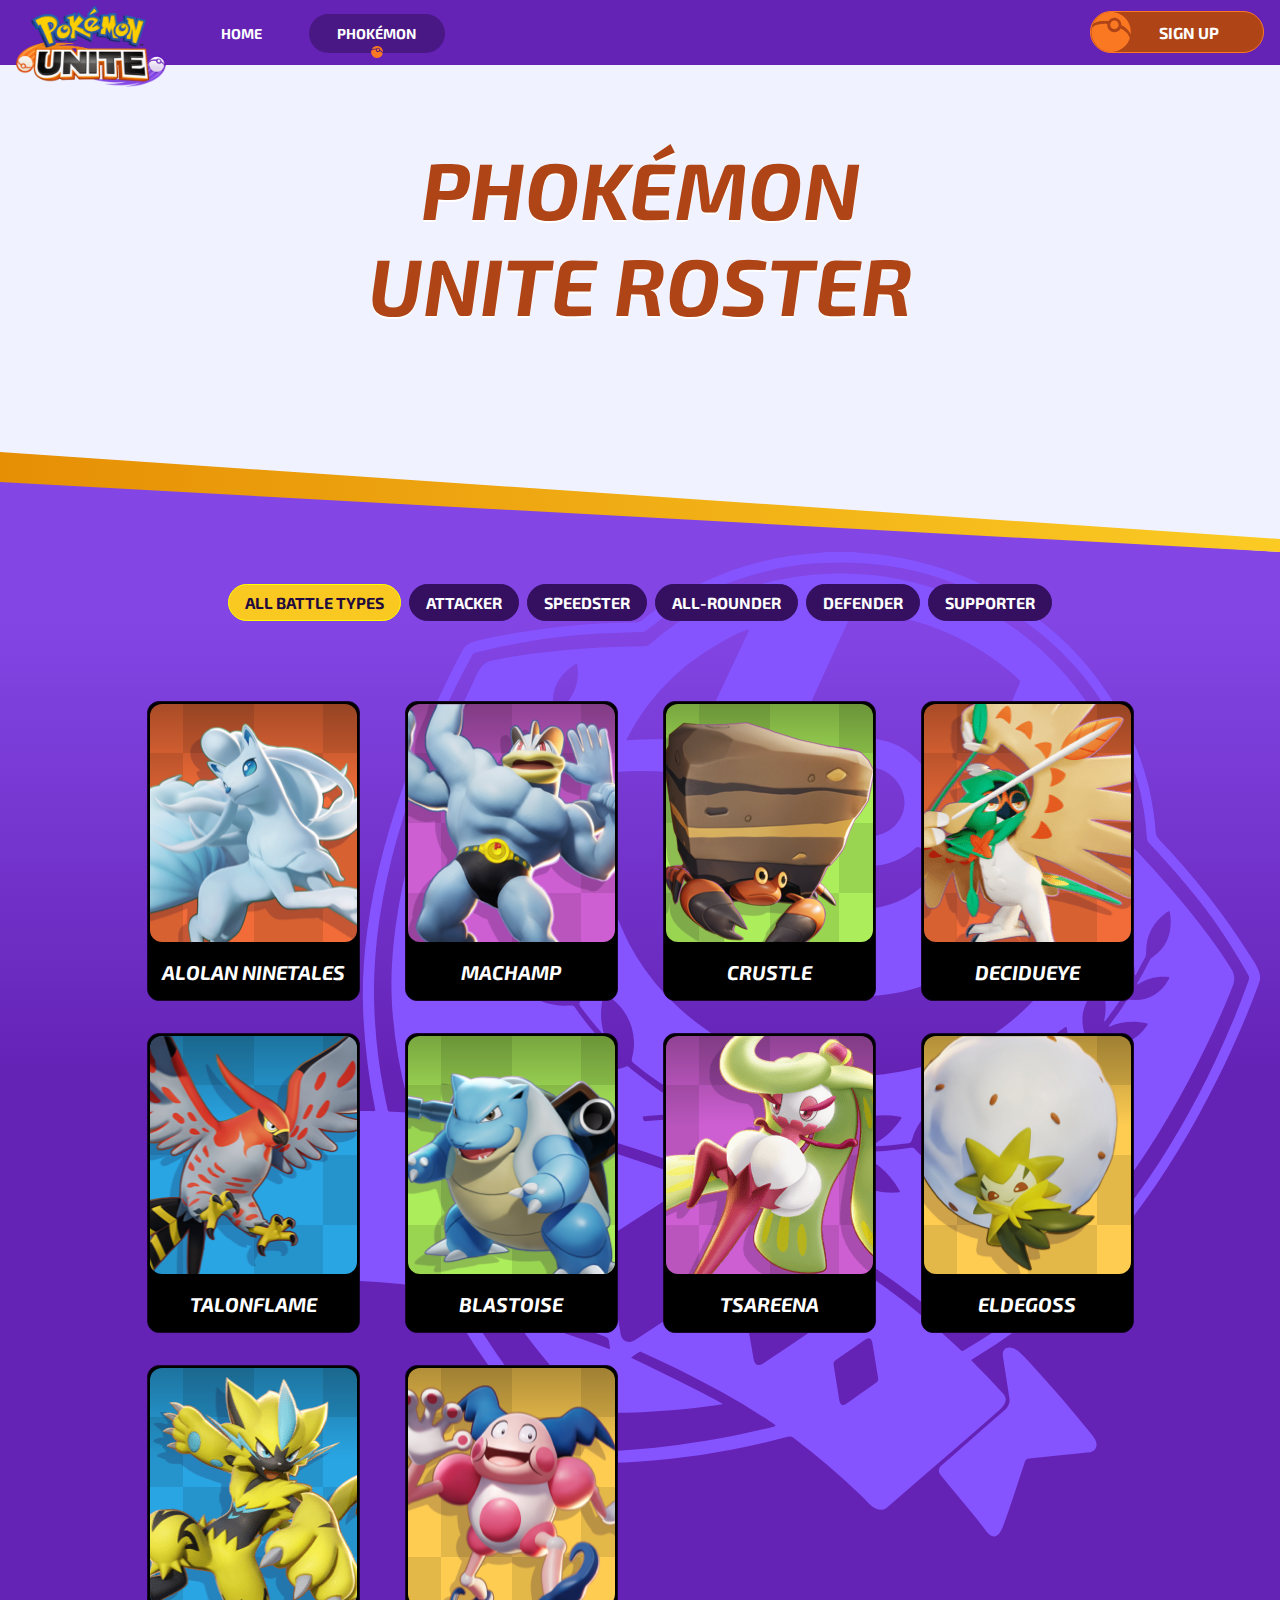
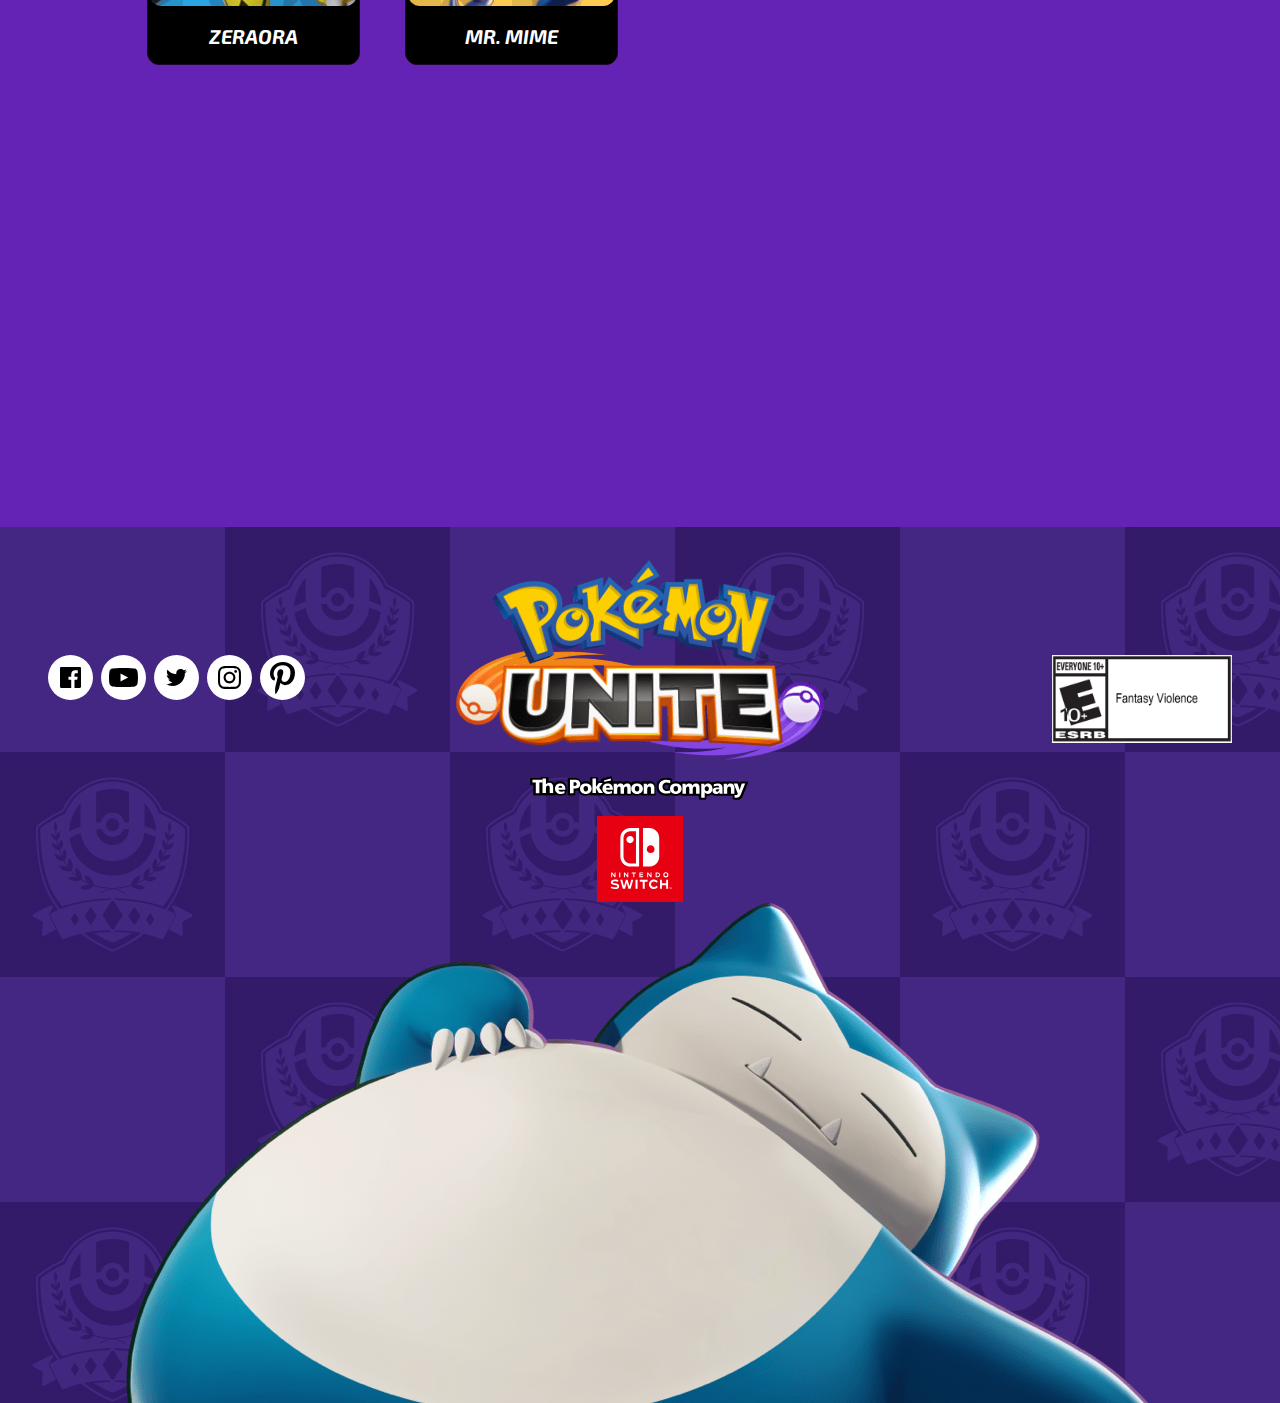
<file: phokemon.html>
<!DOCTYPE html>
<html lang="en">
	<head>
		<meta charset="UTF-8" />
		<meta http-equiv="X-UA-Compatible" content="IE=edge" />
		<meta name="viewport" content="width=device-width, initial-scale=1.0" />
		<title>PHokémon UNITE</title>
		<link
			rel="shortcut icon"
			href="./asset/icon/favicon.ico"
			type="image/x-icon"
		/>
		<link rel="stylesheet" href="./css/header.css" />
		<link rel="stylesheet" href="./css/phokemon.css" />
		<link rel="stylesheet" href="./css/footer.css" />
	</head>
	<body>
		<header class="header">
			<div class="header-mobile">
				<div class="menubar">
					<button class="menubar-wrapper">
						<img src="./asset/icon/menubar.svg" alt="" />

						<nav class="nav-mobile">
							<ul>
								<li class="nav-item"><a href="./index.html">HOME</a></li>
								<li class="nav-item active">
									<a href="./phokemon.html">PHOKéMON</a>
								</li>
								<li class="nav-item"><a href="./sign-up.html">SIGN UP</a></li>
							</ul>
						</nav>
					</button>
					<span> MENU </span>
				</div>
				<div class="logo">
					<img src="./asset/img/unite-logo.png" alt="" />
				</div>
			</div>
			<div class="header-main">
				<div class="header-left">
					<a href="./index.html" class="header-logo">
						<img
							src="./asset/img/unite-logo.png"
							alt="unite-logo"
							width="150px"
						/>
					</a>
					<ul class="nav">
						<li class="nav-item">
							<a href="./index.html">HOME </a>
						</li>
						<li class="nav-item active">
							<a href="./phokemon.html">
								PHOKéMON
								<svg class="pokeball" viewBox="0 0 40 40">
									<g
										fill="currentColor"
										fill-rule="nonzero"
										transform="matrix(-1 0 0 1 39.763 0)"
									>
										<path
											d="m20.4512649 40c-.5292751 0-1.0585502 0-1.5878252 0-.0539199-.0091316-.107509-.0240127-.1617597-.0263801-2.2937459-.1089026-4.5133932-.5850978-6.6252007-1.5036674-5.36552601-2.3343032-9.05291925-6.3146589-11.06879567-11.9096137-.03506447-.0974035-.03936483-.2242311-.01257028-.3246785.11015537-.4176854.21931835-.8377382.36222262-1.2442627.71055178-2.0204474 1.93780835-3.6752932 3.48957669-5.0944088 1.57327014-1.4383935 3.36288147-2.5392566 5.24643914-3.4913087.0132319-.0067641.0310949-.0030438.0453192-.0043966 1.6569617 3.1047382 5.0899721 4.4071726 8.128011 3.5626702 1.4915633-.4146415 2.7356905-1.236484 3.6963248-2.4760118 1.2543819-1.6183195 1.7155128-3.4696634 1.4690691-5.5191966.0353953-.0054113.0615282-.0108226.087992-.0128518.7092286-.0470108 1.4177956-.1119465 2.1276857-.1369738 2.3671828-.0828606 4.7128637.1014621 7.0241418.6517245 1.4002634.3334719 2.7518996.8029029 3.99735 1.5527074.8637107.520162 1.6301672 1.1546379 2.1915295 2.0187562.0446576.0689942.0916308.14712.1032087.2262604.086338.5844213.1720144 1.1691808.2414817 1.7556314.047304.4014515.0681442.8059468.1008931 1.2090893v1.6233925c-.0092623.0547895-.0241482.109579-.0267946.1650449-.0982467 2.0627232-.4968569 4.0642309-1.218325 5.9920096-1.6510074 4.4125839-4.482629 7.816297-8.4551692 10.2175652-2.6056874 1.575029-5.4297006 2.4672184-8.4495457 2.705316-.2351966.019616-.4700624.0426141-.705259.0635829z"
										></path>
										<path
											d="m20.4135396 0c.2460856.02091593.4921711.04216921.7382567.06274779 4.0969115.33937784 7.7594573 1.80180619 10.9575785 4.44564724 2.4344302 2.01231491 4.2812279 4.49085264 5.5628547 7.40862487.0303891.0694949.0591266.1400018.0696967.1646287-.1701128-.1582189-.3633478-.3484864-.5674832-.5252598-.7541118-.6541288-1.6377076-1.065363-2.5599503-1.3986685-1.2492558-.45137924-2.5401314-.72328634-3.8488441-.91254177-2.208494-.31913661-4.4282187-.39301708-6.6545497-.29923275-.5222299.021928-1.0441294.06106103-1.565038.10255553-.116932.00910855-.1767192-.0320486-.2401399-.12380881-1.1881473-1.71139539-2.8010812-2.73425185-4.8295528-3.04394256-3.7781564-.5765375-7.3211277 2.04537557-7.98374195 5.89795496-.06242976.3640047-.08588221.7367805-.09909485 1.1065202-.00561538.1595683-.05945691.2351355-.18861054.3056425-1.5131784.8241551-2.95302661 1.7643599-4.28486143 2.8708801-1.42663556 1.1854609-2.69604062 2.5176707-3.66188512 4.1298841-.43535672.7263226-.78350997 1.4938023-1.02133761 2.3115477-.00990949.0340727-.02543435.066796-.07630304.0968205-.04228047-.5009703-.08456094-1.0019405-.12750204-1.5029108-.00990949-.1059291-.02213119-.2108461-.03303162-.3161004 0-.539766 0-1.0795319 0-1.6192979.00924885-.0597116.02378276-.1194232.02675561-.1794721.07299988-1.6007434.32238859-3.1728117.78648281-4.7027108 1.67833649-5.53158885 5.07530804-9.58961667 10.12286948-12.20107177 2.2666296-1.17264151 4.684544-1.82542095 7.220051-2.01771256.2351851-.01787975.4700399-.04048245.7048947-.06072367z"
										></path>
										<path
											d="m16.3264339 17c-2.3129341-.0051197-4.2010909-1.9300402-4.2020845-4.2841591-.0009929-2.3909074 1.8874949-4.32161868 4.220625-4.3158409 2.3106165.0061444 4.1951314 1.937537 4.1881979 4.293359-.0069719 2.394995-1.8792368 4.3117403-4.2067384 4.306641z"
										></path>
									</g>
								</svg>
							</a>
						</li>
					</ul>
				</div>
				<div class="header-right">
					<a href="./sign-up.html" class="button-cta">
						<svg class="pokeball" viewBox="0 0 40 40">
							<g
								fill="currentColor"
								fill-rule="nonzero"
								transform="matrix(-1 0 0 1 39.763 0)"
							>
								<path
									d="m20.4512649 40c-.5292751 0-1.0585502 0-1.5878252 0-.0539199-.0091316-.107509-.0240127-.1617597-.0263801-2.2937459-.1089026-4.5133932-.5850978-6.6252007-1.5036674-5.36552601-2.3343032-9.05291925-6.3146589-11.06879567-11.9096137-.03506447-.0974035-.03936483-.2242311-.01257028-.3246785.11015537-.4176854.21931835-.8377382.36222262-1.2442627.71055178-2.0204474 1.93780835-3.6752932 3.48957669-5.0944088 1.57327014-1.4383935 3.36288147-2.5392566 5.24643914-3.4913087.0132319-.0067641.0310949-.0030438.0453192-.0043966 1.6569617 3.1047382 5.0899721 4.4071726 8.128011 3.5626702 1.4915633-.4146415 2.7356905-1.236484 3.6963248-2.4760118 1.2543819-1.6183195 1.7155128-3.4696634 1.4690691-5.5191966.0353953-.0054113.0615282-.0108226.087992-.0128518.7092286-.0470108 1.4177956-.1119465 2.1276857-.1369738 2.3671828-.0828606 4.7128637.1014621 7.0241418.6517245 1.4002634.3334719 2.7518996.8029029 3.99735 1.5527074.8637107.520162 1.6301672 1.1546379 2.1915295 2.0187562.0446576.0689942.0916308.14712.1032087.2262604.086338.5844213.1720144 1.1691808.2414817 1.7556314.047304.4014515.0681442.8059468.1008931 1.2090893v1.6233925c-.0092623.0547895-.0241482.109579-.0267946.1650449-.0982467 2.0627232-.4968569 4.0642309-1.218325 5.9920096-1.6510074 4.4125839-4.482629 7.816297-8.4551692 10.2175652-2.6056874 1.575029-5.4297006 2.4672184-8.4495457 2.705316-.2351966.019616-.4700624.0426141-.705259.0635829z"
								></path>
								<path
									d="m20.4135396 0c.2460856.02091593.4921711.04216921.7382567.06274779 4.0969115.33937784 7.7594573 1.80180619 10.9575785 4.44564724 2.4344302 2.01231491 4.2812279 4.49085264 5.5628547 7.40862487.0303891.0694949.0591266.1400018.0696967.1646287-.1701128-.1582189-.3633478-.3484864-.5674832-.5252598-.7541118-.6541288-1.6377076-1.065363-2.5599503-1.3986685-1.2492558-.45137924-2.5401314-.72328634-3.8488441-.91254177-2.208494-.31913661-4.4282187-.39301708-6.6545497-.29923275-.5222299.021928-1.0441294.06106103-1.565038.10255553-.116932.00910855-.1767192-.0320486-.2401399-.12380881-1.1881473-1.71139539-2.8010812-2.73425185-4.8295528-3.04394256-3.7781564-.5765375-7.3211277 2.04537557-7.98374195 5.89795496-.06242976.3640047-.08588221.7367805-.09909485 1.1065202-.00561538.1595683-.05945691.2351355-.18861054.3056425-1.5131784.8241551-2.95302661 1.7643599-4.28486143 2.8708801-1.42663556 1.1854609-2.69604062 2.5176707-3.66188512 4.1298841-.43535672.7263226-.78350997 1.4938023-1.02133761 2.3115477-.00990949.0340727-.02543435.066796-.07630304.0968205-.04228047-.5009703-.08456094-1.0019405-.12750204-1.5029108-.00990949-.1059291-.02213119-.2108461-.03303162-.3161004 0-.539766 0-1.0795319 0-1.6192979.00924885-.0597116.02378276-.1194232.02675561-.1794721.07299988-1.6007434.32238859-3.1728117.78648281-4.7027108 1.67833649-5.53158885 5.07530804-9.58961667 10.12286948-12.20107177 2.2666296-1.17264151 4.684544-1.82542095 7.220051-2.01771256.2351851-.01787975.4700399-.04048245.7048947-.06072367z"
								></path>
								<path
									d="m16.3264339 17c-2.3129341-.0051197-4.2010909-1.9300402-4.2020845-4.2841591-.0009929-2.3909074 1.8874949-4.32161868 4.220625-4.3158409 2.3106165.0061444 4.1951314 1.937537 4.1881979 4.293359-.0069719 2.394995-1.8792368 4.3117403-4.2067384 4.306641z"
								></path>
							</g>
						</svg>
						<div class="button-cta-text">SIGN UP</div>
					</a>
				</div>
			</div>
		</header>
		<div class="phokemon-header">PHOKÉMON UNITE ROSTER</div>
		<div class="divider"></div>
		<div class="content-container">
			<img class="champion-icon" src="./asset/icon/champion-icon.svg" alt="" />
			<input type="radio" name="category" id="all" value="all" checked />
			<input type="radio" name="category" id="attacker" value="attacker" />
			<input type="radio" name="category" id="speedster" value="speedster" />
			<input
				type="radio"
				name="category"
				id="all-rounder"
				value="all-rounder"
			/>
			<input type="radio" name="category" id="defender" value="defender" />
			<input type="radio" name="category" id="supporter" value="supporter" />

			<div class="filter-container">
				<ul>
					<li class="filter-item">
						<label for="all" class="filter-btn active">ALL BATTLE TYPES</label>
					</li>
					<li class="filter-item">
						<label for="attacker" class="filter-btn">ATTACKER</label>
					</li>
					<li class="filter-item">
						<label for="speedster" class="filter-btn">SPEEDSTER</label>
					</li>
					<li class="filter-item">
						<label for="all-rounder" class="filter-btn">ALL-ROUNDER</label>
					</li>
					<li class="filter-item">
						<label for="defender" class="filter-btn">DEFENDER</label>
					</li>
					<li class="filter-item">
						<label for="supporter" class="filter-btn">SUPPORTER</label>
					</li>
				</ul>
			</div>
			<div class="phokemon-list-container">
				<div class="phokemon-list">
					<ul>
						<li class="card-item" data-category="attacker">
							<div class="phokemon-card attacker">
								<div class="phokemon-card-image">
									<div class="phokemon-card-background"></div>
									<div class="phokemon-card-character">
										<img src="./asset/img/roster-alolan-ninetales.png" alt="" />
									</div>
								</div>
								<div class="phokemon-card-data">
									<div class="phokemon-card-name">Alolan Ninetales</div>
								</div>
							</div>
						</li>
						<li class="card-item" data-category="all-rounder">
							<div class="phokemon-card all-rounder">
								<div class="phokemon-card-image">
									<div class="phokemon-card-background"></div>
									<div class="phokemon-card-character">
										<img src="./asset/img/roster-machamp.png" alt="" />
									</div>
								</div>
								<div class="phokemon-card-data">
									<div class="phokemon-card-name">Machamp</div>
								</div>
							</div>
						</li>
						<li class="card-item" data-category="defender">
							<div class="phokemon-card defender">
								<div class="phokemon-card-image">
									<div class="phokemon-card-background"></div>
									<div class="phokemon-card-character">
										<img src="./asset/img/roster-crustle.png" alt="" />
									</div>
								</div>
								<div class="phokemon-card-data">
									<div class="phokemon-card-name">Crustle</div>
								</div>
							</div>
						</li>
						<li class="card-item" data-category="attacker">
							<div class="phokemon-card attacker">
								<div class="phokemon-card-image">
									<div class="phokemon-card-background"></div>
									<div class="phokemon-card-character">
										<img src="./asset/img/roster-decidueye.png" alt="" />
									</div>
								</div>
								<div class="phokemon-card-data">
									<div class="phokemon-card-name">Decidueye</div>
								</div>
							</div>
						</li>
						<li class="card-item" data-category="speedster">
							<div class="phokemon-card speedster">
								<div class="phokemon-card-image">
									<div class="phokemon-card-background"></div>
									<div class="phokemon-card-character">
										<img src="./asset/img/roster-talonflame.png" alt="" />
									</div>
								</div>
								<div class="phokemon-card-data">
									<div class="phokemon-card-name">Talonflame</div>
								</div>
							</div>
						</li>
						<li class="card-item" data-category="defender">
							<div class="phokemon-card defender">
								<div class="phokemon-card-image">
									<div class="phokemon-card-background"></div>
									<div class="phokemon-card-character">
										<img src="./asset/img/roster-blastoise.png" alt="" />
									</div>
								</div>
								<div class="phokemon-card-data">
									<div class="phokemon-card-name">Blastoise</div>
								</div>
							</div>
						</li>
						<li class="card-item" data-category="all-rounder">
							<div class="phokemon-card all-rounder">
								<div class="phokemon-card-image">
									<div class="phokemon-card-background"></div>
									<div class="phokemon-card-character">
										<img src="./asset/img/roster-tsareena.png" alt="" />
									</div>
								</div>
								<div class="phokemon-card-data">
									<div class="phokemon-card-name">Tsareena</div>
								</div>
							</div>
						</li>
						<li class="card-item" data-category="supporter">
							<div class="phokemon-card supporter">
								<div class="phokemon-card-image">
									<div class="phokemon-card-background"></div>
									<div class="phokemon-card-character">
										<img src="./asset/img/roster-eldegoss.png" alt="" />
									</div>
								</div>
								<div class="phokemon-card-data">
									<div class="phokemon-card-name">Eldegoss</div>
								</div>
							</div>
						</li>
						<li class="card-item" data-category="speedster">
							<div class="phokemon-card speedster">
								<div class="phokemon-card-image">
									<div class="phokemon-card-background"></div>
									<div class="phokemon-card-character">
										<img src="./asset/img/roster-zeraora.png" alt="" />
									</div>
								</div>
								<div class="phokemon-card-data">
									<div class="phokemon-card-name">Zeraora</div>
								</div>
							</div>
						</li>
						<li class="card-item" data-category="supporter">
							<div class="phokemon-card supporter">
								<div class="phokemon-card-image">
									<div class="phokemon-card-background"></div>
									<div class="phokemon-card-character">
										<img src="./asset/img/roster-mr-mime.png" alt="" />
									</div>
								</div>
								<div class="phokemon-card-data">
									<div class="phokemon-card-name">Mr. Mime</div>
								</div>
							</div>
						</li>
					</ul>
				</div>
			</div>
		</div>
		<footer class="footer">
			<div class="footer-body">
				<div class="footer-links">
					<ul>
						<li>
							<a href="">
								<svg width="45" height="45" viewBox="0 0 45 45">
									<circle
										class="icon-background"
										cx="22.5"
										cy="22.5"
										r="22.5"
									></circle>
									<g class="icon-logo">
										<path
											d="M31.8410005,12 L13.1589995,12 C12.5188352,12 12,12.5188332 12,13.1589951 L12,31.8409262 C12,32.4810094 12.5188352,33 13.1589995,33 L23.2168014,33 L23.2168014,24.8676783 L20.480052,24.8676783 L20.480052,21.698342 L23.2168014,21.698342 L23.2168014,19.3610746 C23.2168014,16.648727 24.8733917,15.1717754 27.2930489,15.1717754 C28.4521271,15.1717754 29.4482529,15.2580116 29.7385142,15.2965661 L29.7385142,18.1311864 L28.0603648,18.1319732 C26.7444716,18.1319732 26.4896176,18.7572641 26.4896176,19.6748609 L26.4896176,21.698342 L29.6280433,21.698342 L29.2194429,24.8676783 L26.4896176,24.8676783 L26.4896176,33 L31.8410005,33 C32.4810861,33 33,32.4810094 33,31.8409262 L33,13.1589951 C33,12.5188332 32.4810861,12 31.8410005,12"
										></path>
									</g>
								</svg>
							</a>
						</li>
						<li>
							<a href="">
								<svg width="45" height="45" viewBox="0 0 45 45">
									<circle
										class="icon-background"
										cx="22.5"
										cy="22.5"
										r="22.5"
									></circle>
									<g class="icon-logo">
										<path
											d="M19.5340909,26.5097661 L19.5340909,18.4902339 L27.1136364,22.5001532 L19.5340909,26.5097661 Z M33.8301023,13.5670887 C31.5685966,13 22.5,13 22.5,13 C22.5,13 13.4314034,13 11.1698977,13.5670887 C9.92223864,13.8792097 8.93953409,14.7990242 8.60603409,15.9669113 C8,18.0837258 8,22.5 8,22.5 C8,22.5 8,26.9162742 8.60603409,29.0330887 C8.93953409,30.2009758 9.92223864,31.1206371 11.1698977,31.4329113 C13.4314034,32 22.5,32 22.5,32 C22.5,32 31.5685966,32 33.8301023,31.4329113 C35.0777614,31.1206371 36.0604659,30.2009758 36.3939659,29.0330887 C37,26.9162742 37,22.5 37,22.5 C37,22.5 37,18.0837258 36.3939659,15.9669113 C36.0604659,14.7990242 35.0777614,13.8792097 33.8301023,13.5670887 Z"
										></path>
									</g>
								</svg>
							</a>
						</li>
						<li>
							<a href="">
								<svg width="45" height="45" viewBox="0 0 45 45">
									<circle
										class="icon-background"
										cx="22.5"
										cy="22.5"
										r="22.5"
									></circle>
									<g class="icon-logo">
										<path
											d="M30.850583,18.2346455 C30.8591617,18.4186328 30.8630043,18.6035992 30.8630043,18.7894558 C30.8630043,24.460217 26.5292298,31 18.6042766,31 C16.1707787,31 13.9068,30.2895971 12,29.0723613 C12.3372511,29.1119716 12.6801319,29.1318212 13.0277489,29.1318212 C15.0464298,29.1318212 16.9039915,28.4458966 18.3789064,27.2947075 C16.4929277,27.2598149 14.9023787,26.0189909 14.353966,24.3139707 C14.6163319,24.3639953 14.8862936,24.3914109 15.1638511,24.3914109 C15.5569532,24.3914109 15.9378128,24.3384489 16.2996383,24.2404469 C14.3283191,23.846926 12.8430383,22.1117307 12.8430383,20.0330391 C12.8430383,20.0142576 12.8430383,19.9962772 12.8440213,19.9782968 C13.4246936,20.3000744 14.0887404,20.4934969 14.7953234,20.5152158 C13.6387149,19.7462432 12.8780681,18.4318955 12.8780681,16.9429068 C12.8780681,16.156933 13.0911957,15.4200046 13.4616,14.7859738 C15.5863532,17.3826249 18.7615532,19.0904935 22.3422766,19.2697632 C22.2683745,18.9555517 22.2304851,18.6280775 22.2304851,18.291257 C22.2304851,15.9220309 24.1600723,14 26.5395957,14 C27.7785957,14 28.8982979,14.5216979 29.6845021,15.3558271 C30.6659617,15.1633837 31.5875489,14.8057345 32.4202213,14.3142115 C32.0981617,15.3162169 31.4151702,16.156933 30.5256638,16.6881552 C31.3972085,16.5843674 32.2279149,16.354183 33,16.0125559 C32.4230809,16.8731216 31.6917447,17.6289204 30.850583,18.2346455"
										></path>
									</g>
								</svg>
							</a>
						</li>
						<li>
							<a href="">
								<svg width="45" height="45" viewBox="0 0 45 45">
									<circle
										class="icon-background"
										cx="22.5"
										cy="22.5"
										r="22.5"
									></circle>
									<g class="icon-logo">
										<g transform="translate(11 11)">
											<path
												d="M11.496372,0.00724613861 C8.37416766,0.00724613861 7.98262004,0.0204540594 6.75645536,0.0762916832 C5.53275496,0.131992673 4.69708829,0.325966931 3.96578869,0.609618416 C3.20984623,0.902788713 2.5686756,1.2951095 1.92955853,1.93296099 C1.29039583,2.57085802 0.897342262,3.21071347 0.603544643,3.96515901 C0.319330357,4.6950105 0.125016865,5.52902238 0.0691597222,6.7502996 C0.0132113095,7.97408178 2.28174603e-05,8.36476297 2.28174603e-05,11.4808303 C2.28174603e-05,14.5968976 0.0132113095,14.9876244 0.0691597222,16.2114065 C0.125016865,17.4326382 0.319330357,18.2666956 0.603544643,18.9965016 C0.897342262,19.7509471 1.29039583,20.3908481 1.92955853,21.0286996 C2.5686756,21.6665966 3.20984623,22.0588719 3.96578869,22.3521333 C4.69708829,22.6357392 5.53275496,22.8297135 6.75645536,22.88546 C7.98262004,22.9412521 8.37416766,22.95446 11.496372,22.95446 C14.618622,22.95446 15.0100784,22.9412521 16.2362887,22.88546 C17.4599891,22.8297135 18.2956558,22.6357392 19.0269554,22.3521333 C19.7829435,22.0588719 20.4240685,21.6665966 21.0631855,21.0286996 C21.7023482,20.3908481 22.0954018,19.7509927 22.3891994,18.9965016 C22.6734137,18.2666956 22.8677728,17.4326382 22.9235843,16.2114065 C22.9795327,14.9876244 22.9927669,14.5968976 22.9927669,11.4808303 C22.9927669,8.36480851 22.9795327,7.97408178 22.9235843,6.7502996 C22.8677728,5.52902238 22.6734137,4.6950105 22.3891994,3.96515901 C22.0954018,3.21071347 21.7023482,2.57085802 21.0631855,1.93296099 C20.4240685,1.2951095 19.7829435,0.902788713 19.0269554,0.609618416 C18.2956558,0.325966931 17.4599891,0.131992673 16.2362887,0.0762916832 C15.0100784,0.0204540594 14.618622,0.00724613861 11.496372,0.00724613861 M11.496372,2.07455901 C14.5660506,2.07455901 14.929624,2.08621842 16.14187,2.14141842 C17.262755,2.19247386 17.8714792,2.37938871 18.2765804,2.53651743 C18.8132014,2.74465604 19.1962153,2.99328376 19.5984871,3.39475901 C20.0007589,3.7962798 20.24988,4.1784897 20.4584772,4.71404812 C20.615872,5.11834713 20.8031577,5.72586594 20.8543145,6.84453129 C20.9095784,8.05437683 20.9213065,8.41727584 20.9213065,11.4808303 C20.9213065,14.5444303 20.9095784,14.9073293 20.8543145,16.1171293 C20.8031577,17.2358402 20.615872,17.843359 20.4584772,18.247658 C20.24988,18.7831709 20.0007589,19.1654263 19.5984871,19.5669016 C19.1962153,19.9684224 18.8132014,20.2170501 18.2765804,20.4251887 C17.8714792,20.5822719 17.262755,20.7692323 16.14187,20.8202422 C14.9298065,20.8754422 14.5662788,20.8871471 11.496372,20.8871471 C8.42646528,20.8871471 8.0629375,20.8754422 6.85087401,20.8202422 C5.72998909,20.7692323 5.12121925,20.5822719 4.71611806,20.4251887 C4.17954266,20.2170501 3.79652877,19.9684224 3.39425694,19.5669016 C2.99198512,19.1654263 2.74281845,18.7831709 2.53426687,18.247658 C2.37687202,17.843359 2.18958631,17.2358402 2.13842956,16.1171749 C2.08312004,14.9073293 2.0714375,14.5444303 2.0714375,11.4808303 C2.0714375,8.41727584 2.08312004,8.05437683 2.13842956,6.84453129 C2.18958631,5.72586594 2.37687202,5.11834713 2.53426687,4.71404812 C2.74281845,4.1784897 2.99198512,3.7962798 3.39425694,3.39480455 C3.79652877,2.99328376 4.17954266,2.74465604 4.71611806,2.53651743 C5.12121925,2.37938871 5.72998909,2.19247386 6.85082837,2.14141842 C8.06312004,2.08621842 8.42669345,2.07455901 11.496372,2.07455901"
												transform="translate(0 .038)"
											></path>
											<path
												d="M11.496372 15.3436917C9.37996131 15.3436917 7.6642252 13.6313531 7.6642252 11.5191333 7.6642252 9.40691347 9.37996131 7.6946204 11.496372 7.6946204 13.6127827 7.6946204 15.3285188 9.40691347 15.3285188 11.5191333 15.3285188 13.6313531 13.6127827 15.3436917 11.496372 15.3436917M11.496372 5.62730752C8.23593948 5.62730752 5.59281052 8.26515703 5.59281052 11.5191333 5.59281052 14.773155 8.23593948 17.4110046 11.496372 17.4110046 14.7568046 17.4110046 17.3998879 14.773155 17.3998879 11.5191333 17.3998879 8.26515703 14.7568046 5.62730752 11.496372 5.62730752M19.0127218 5.3945202C19.0127218 6.15493208 18.3950988 6.77133208 17.6331782 6.77133208 16.8712575 6.77133208 16.2535889 6.15493208 16.2535889 5.3945202 16.2535889 4.63410832 16.8712575 4.01770832 17.6331782 4.01770832 18.3950988 4.01770832 19.0127218 4.63410832 19.0127218 5.3945202"
											></path>
										</g>
									</g>
								</svg>
							</a>
						</li>
						<li>
							<a href="">
								<svg width="45" height="45" viewBox="0 0 45 45">
									<circle
										class="icon-background"
										cx="22.5"
										cy="22.5"
										r="22.5"
									></circle>
									<g class="icon-logo">
										<g transform="translate(9.646 6.641)">
											<mask id="pinterest-b" fill="#fff">
												<polygon
													id="pinterest-a"
													points=".354 .359 25.354 .359 25.354 32.359 .354 32.359"
												></polygon>
											</mask>
											<path
												d="M13.6104007,0.358520438 C4.79731291,0.358520438 0.353658537,6.61965358 0.353658537,11.8408647 C0.353658537,15.0020323 1.56143565,17.814502 4.15216166,18.8627815 C4.57685595,19.0346875 4.95756266,18.8688246 5.0808317,18.4027369 C5.16647125,18.0801399 5.36915151,17.2663829 5.45985157,16.9275853 C5.58389916,16.4666406 5.53575935,16.3050207 5.19294166,15.9032209 C4.44593125,15.0299333 3.96855567,13.8994938 3.96855567,12.2988521 C3.96855567,7.65366115 7.47588433,3.49525865 13.1012347,3.49525865 C18.0826016,3.49525865 20.8195636,6.51139265 20.8195636,10.5394192 C20.8195636,15.8388044 18.4524087,20.3118322 14.9384624,20.3118322 C12.9979482,20.3118322 11.5453198,18.7216052 12.0110173,16.771237 C12.5684529,14.4428556 13.6484195,11.9299678 13.6484195,10.2492233 C13.6484195,8.74475643 12.833676,7.48985542 11.1467067,7.48985542 C9.16311314,7.48985542 7.56956881,9.52315507 7.56956881,12.2472931 C7.56956881,13.9820395 8.16113046,15.1556805 8.16113046,15.1556805 C8.16113046,15.1556805 6.13108395,23.6788499 5.77529057,25.1713592 C5.06629893,28.1440345 5.66863041,31.7883905 5.71949511,32.1565033 C5.74933919,32.3744395 6.03233896,32.4263842 6.16040901,32.2614213 C6.34336622,32.0248416 8.70610938,29.1345834 9.50930452,26.2466396 C9.73650883,25.4287682 10.81401,21.1943773 10.81401,21.1943773 C11.4586422,22.4125056 13.3420635,23.4853431 15.3451205,23.4853431 C21.3080983,23.4853431 25.3536585,18.0985262 25.3536585,10.8883742 C25.3536585,5.43585506 20.6933102,0.358520438 13.6104007,0.358520438"
												mask="url(#pinterest-b)"
											></path>
										</g>
									</g>
								</svg>
							</a>
						</li>
					</ul>
				</div>
				<div class="footer-content">
					<img src="./asset/img/unite-logo.png" alt="" />
					<img src="./asset//icon/logo-tpc.svg" alt="" />
					<img src="./asset/icon/logo-nintendo-switch.svg" alt="" />
				</div>
				<div class="footer-rating">
					<img src="./asset/img/rating-en-us.jpg" width="180px" alt="" />
				</div>
			</div>
			<img class="characters-snorlax" src="./asset/img/snorlax.png" alt="" />
		</footer>
	</body>
</html>
</file>
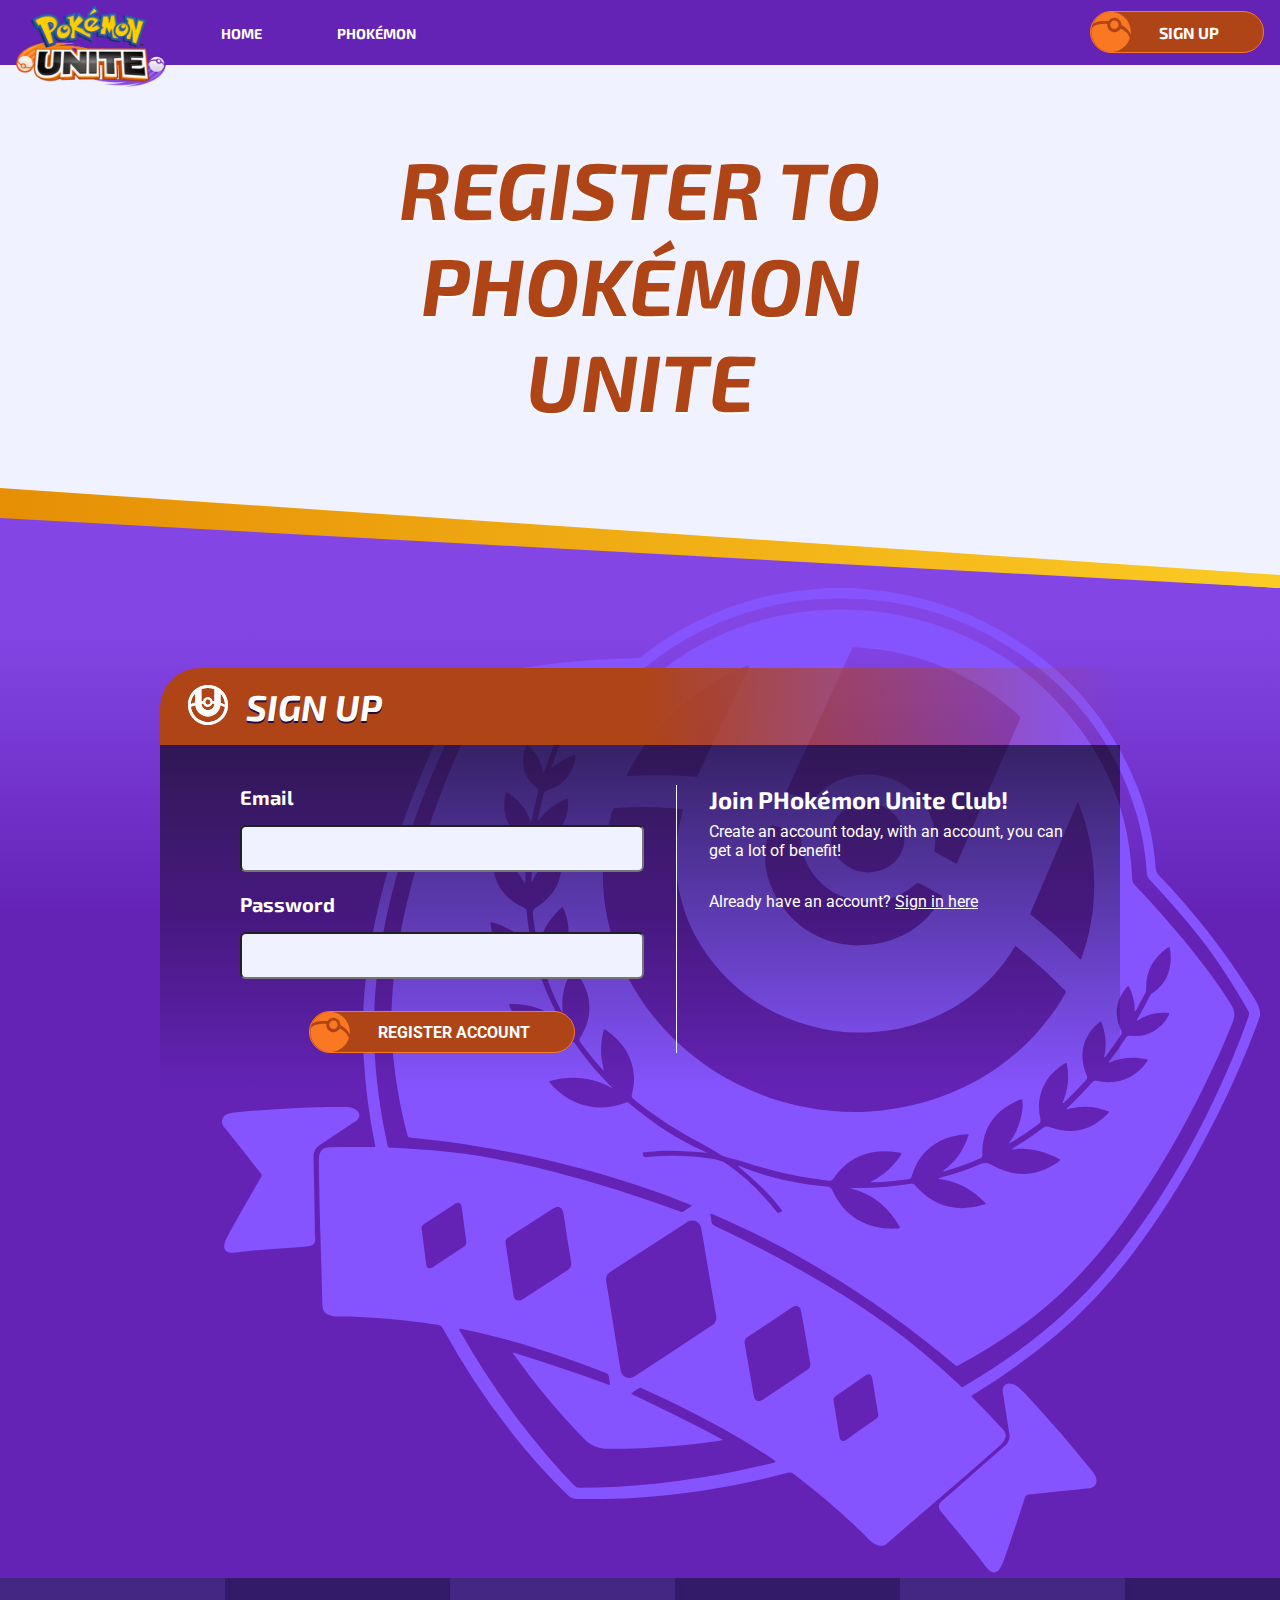
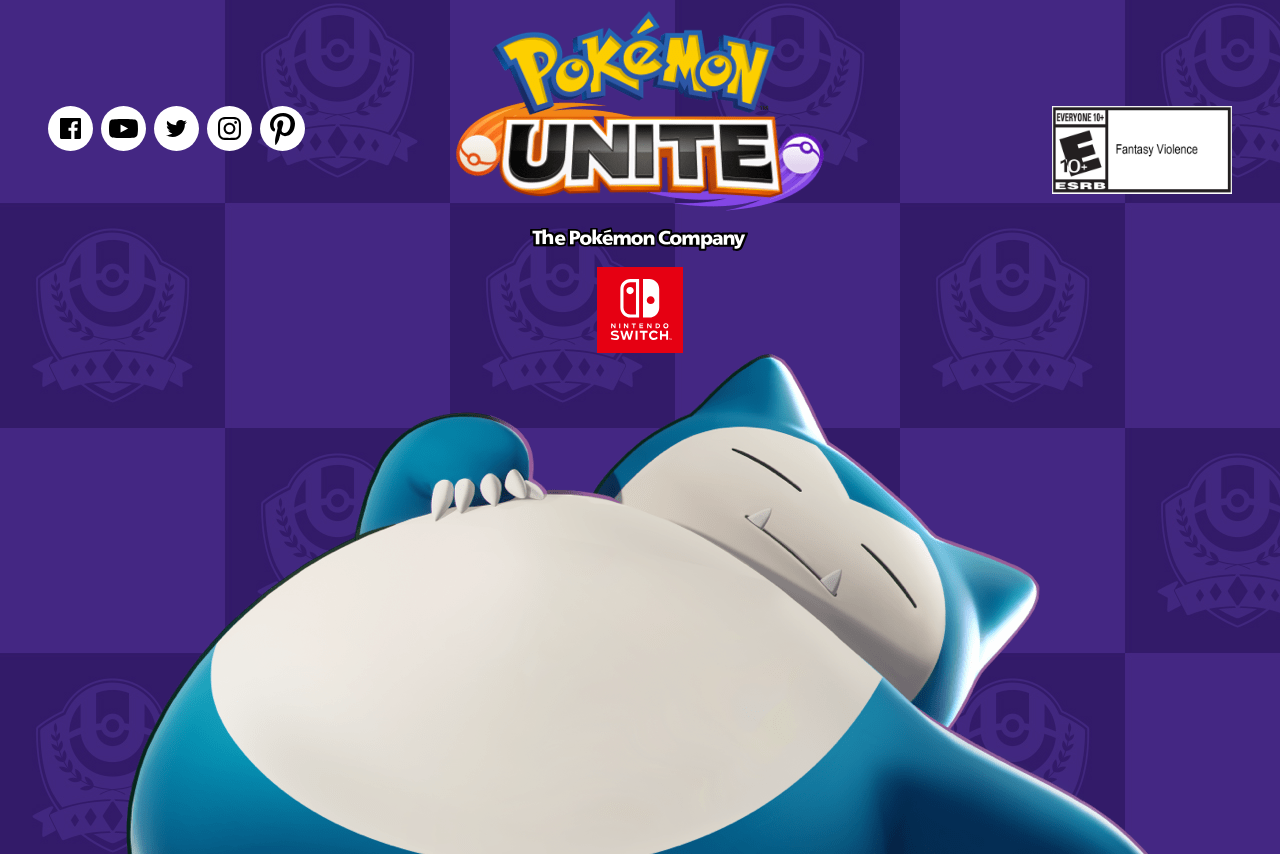
<file: sign-up.html>
<!DOCTYPE html>
<html lang="en">
	<head>
		<meta charset="UTF-8" />
		<meta http-equiv="X-UA-Compatible" content="IE=edge" />
		<meta name="viewport" content="width=device-width, initial-scale=1.0" />
		<title>PHokémon UNITE</title>
		<link
			rel="shortcut icon"
			href="./asset/icon/favicon.ico"
			type="image/x-icon"
		/>
		<link rel="stylesheet" href="./css/header.css" />
		<link rel="stylesheet" href="./css/sign-up.css" />
		<link rel="stylesheet" href="./css/footer.css" />
	</head>
	<body>
		<header class="header">
			<div class="header-mobile">
				<div class="menubar">
					<button class="menubar-wrapper">
						<img src="./asset/icon/menubar.svg" alt="" />

						<nav class="nav-mobile">
							<ul>
								<li class="nav-item"><a href="./index.html">HOME</a></li>
								<li class="nav-item active">
									<a href="./phokemon.html">PHOKéMON</a>
								</li>
								<li class="nav-item"><a href="./sign-up.html">SIGN UP</a></li>
							</ul>
						</nav>
					</button>
					<span> MENU </span>
				</div>
				<div class="logo">
					<img src="./asset/img/unite-logo.png" alt="" />
				</div>
			</div>
			<div class="header-main">
				<div class="header-left">
					<a href="./index.html" class="header-logo">
						<img
							src="./asset/img/unite-logo.png"
							alt="unite-logo"
							width="150px"
						/>
					</a>
					<ul class="nav">
						<li class="nav-item">
							<a href="./index.html">HOME </a>
						</li>
						<li class="nav-item">
							<a href="./phokemon.html"> PHOKéMON </a>
						</li>
					</ul>
				</div>
				<div class="header-right">
					<a href="./sign-up.html" class="button-cta">
						<svg class="pokeball" viewBox="0 0 40 40">
							<g
								fill="currentColor"
								fill-rule="nonzero"
								transform="matrix(-1 0 0 1 39.763 0)"
							>
								<path
									d="m20.4512649 40c-.5292751 0-1.0585502 0-1.5878252 0-.0539199-.0091316-.107509-.0240127-.1617597-.0263801-2.2937459-.1089026-4.5133932-.5850978-6.6252007-1.5036674-5.36552601-2.3343032-9.05291925-6.3146589-11.06879567-11.9096137-.03506447-.0974035-.03936483-.2242311-.01257028-.3246785.11015537-.4176854.21931835-.8377382.36222262-1.2442627.71055178-2.0204474 1.93780835-3.6752932 3.48957669-5.0944088 1.57327014-1.4383935 3.36288147-2.5392566 5.24643914-3.4913087.0132319-.0067641.0310949-.0030438.0453192-.0043966 1.6569617 3.1047382 5.0899721 4.4071726 8.128011 3.5626702 1.4915633-.4146415 2.7356905-1.236484 3.6963248-2.4760118 1.2543819-1.6183195 1.7155128-3.4696634 1.4690691-5.5191966.0353953-.0054113.0615282-.0108226.087992-.0128518.7092286-.0470108 1.4177956-.1119465 2.1276857-.1369738 2.3671828-.0828606 4.7128637.1014621 7.0241418.6517245 1.4002634.3334719 2.7518996.8029029 3.99735 1.5527074.8637107.520162 1.6301672 1.1546379 2.1915295 2.0187562.0446576.0689942.0916308.14712.1032087.2262604.086338.5844213.1720144 1.1691808.2414817 1.7556314.047304.4014515.0681442.8059468.1008931 1.2090893v1.6233925c-.0092623.0547895-.0241482.109579-.0267946.1650449-.0982467 2.0627232-.4968569 4.0642309-1.218325 5.9920096-1.6510074 4.4125839-4.482629 7.816297-8.4551692 10.2175652-2.6056874 1.575029-5.4297006 2.4672184-8.4495457 2.705316-.2351966.019616-.4700624.0426141-.705259.0635829z"
								></path>
								<path
									d="m20.4135396 0c.2460856.02091593.4921711.04216921.7382567.06274779 4.0969115.33937784 7.7594573 1.80180619 10.9575785 4.44564724 2.4344302 2.01231491 4.2812279 4.49085264 5.5628547 7.40862487.0303891.0694949.0591266.1400018.0696967.1646287-.1701128-.1582189-.3633478-.3484864-.5674832-.5252598-.7541118-.6541288-1.6377076-1.065363-2.5599503-1.3986685-1.2492558-.45137924-2.5401314-.72328634-3.8488441-.91254177-2.208494-.31913661-4.4282187-.39301708-6.6545497-.29923275-.5222299.021928-1.0441294.06106103-1.565038.10255553-.116932.00910855-.1767192-.0320486-.2401399-.12380881-1.1881473-1.71139539-2.8010812-2.73425185-4.8295528-3.04394256-3.7781564-.5765375-7.3211277 2.04537557-7.98374195 5.89795496-.06242976.3640047-.08588221.7367805-.09909485 1.1065202-.00561538.1595683-.05945691.2351355-.18861054.3056425-1.5131784.8241551-2.95302661 1.7643599-4.28486143 2.8708801-1.42663556 1.1854609-2.69604062 2.5176707-3.66188512 4.1298841-.43535672.7263226-.78350997 1.4938023-1.02133761 2.3115477-.00990949.0340727-.02543435.066796-.07630304.0968205-.04228047-.5009703-.08456094-1.0019405-.12750204-1.5029108-.00990949-.1059291-.02213119-.2108461-.03303162-.3161004 0-.539766 0-1.0795319 0-1.6192979.00924885-.0597116.02378276-.1194232.02675561-.1794721.07299988-1.6007434.32238859-3.1728117.78648281-4.7027108 1.67833649-5.53158885 5.07530804-9.58961667 10.12286948-12.20107177 2.2666296-1.17264151 4.684544-1.82542095 7.220051-2.01771256.2351851-.01787975.4700399-.04048245.7048947-.06072367z"
								></path>
								<path
									d="m16.3264339 17c-2.3129341-.0051197-4.2010909-1.9300402-4.2020845-4.2841591-.0009929-2.3909074 1.8874949-4.32161868 4.220625-4.3158409 2.3106165.0061444 4.1951314 1.937537 4.1881979 4.293359-.0069719 2.394995-1.8792368 4.3117403-4.2067384 4.306641z"
								></path>
							</g>
						</svg>
						<div class="button-cta-text">SIGN UP</div>
					</a>
				</div>
			</div>
		</header>
		<div class="phokemon-header">REGISTER TO PHOKÉMON UNITE</div>
		<div class="divider"></div>
		<div class="content-container">
			<img class="champion-icon" src="./asset/icon/champion-icon.svg" alt="" />
			<div class="section signup-section">
				<div class="section-content">
					<div class="section-title signup-section-title">
						<div class="section-title-icon">
							<img src="./asset/icon/pokeball-icon.svg" alt="" />
						</div>
						<div class="section-title-text">SIGN UP</div>
					</div>
					<div class="section-body section-body-fade">
						<div class="signup-content">
							<div class="form-container">
								<label for="email">Email</label>
								<div class="input-wrapper">
									<input type="email" name="email" id="email" />
								</div>
								<label for="password">Password</label>
								<div class="input-wrapper">
									<input type="password" name="password" id="password" />
								</div>
								<div class="btn-wrapper">
									<a href="./sign-up.html" class="button-cta">
										<svg class="pokeball" viewBox="0 0 40 40">
											<g
												fill="currentColor"
												fill-rule="nonzero"
												transform="matrix(-1 0 0 1 39.763 0)"
											>
												<path
													d="m20.4512649 40c-.5292751 0-1.0585502 0-1.5878252 0-.0539199-.0091316-.107509-.0240127-.1617597-.0263801-2.2937459-.1089026-4.5133932-.5850978-6.6252007-1.5036674-5.36552601-2.3343032-9.05291925-6.3146589-11.06879567-11.9096137-.03506447-.0974035-.03936483-.2242311-.01257028-.3246785.11015537-.4176854.21931835-.8377382.36222262-1.2442627.71055178-2.0204474 1.93780835-3.6752932 3.48957669-5.0944088 1.57327014-1.4383935 3.36288147-2.5392566 5.24643914-3.4913087.0132319-.0067641.0310949-.0030438.0453192-.0043966 1.6569617 3.1047382 5.0899721 4.4071726 8.128011 3.5626702 1.4915633-.4146415 2.7356905-1.236484 3.6963248-2.4760118 1.2543819-1.6183195 1.7155128-3.4696634 1.4690691-5.5191966.0353953-.0054113.0615282-.0108226.087992-.0128518.7092286-.0470108 1.4177956-.1119465 2.1276857-.1369738 2.3671828-.0828606 4.7128637.1014621 7.0241418.6517245 1.4002634.3334719 2.7518996.8029029 3.99735 1.5527074.8637107.520162 1.6301672 1.1546379 2.1915295 2.0187562.0446576.0689942.0916308.14712.1032087.2262604.086338.5844213.1720144 1.1691808.2414817 1.7556314.047304.4014515.0681442.8059468.1008931 1.2090893v1.6233925c-.0092623.0547895-.0241482.109579-.0267946.1650449-.0982467 2.0627232-.4968569 4.0642309-1.218325 5.9920096-1.6510074 4.4125839-4.482629 7.816297-8.4551692 10.2175652-2.6056874 1.575029-5.4297006 2.4672184-8.4495457 2.705316-.2351966.019616-.4700624.0426141-.705259.0635829z"
												></path>
												<path
													d="m20.4135396 0c.2460856.02091593.4921711.04216921.7382567.06274779 4.0969115.33937784 7.7594573 1.80180619 10.9575785 4.44564724 2.4344302 2.01231491 4.2812279 4.49085264 5.5628547 7.40862487.0303891.0694949.0591266.1400018.0696967.1646287-.1701128-.1582189-.3633478-.3484864-.5674832-.5252598-.7541118-.6541288-1.6377076-1.065363-2.5599503-1.3986685-1.2492558-.45137924-2.5401314-.72328634-3.8488441-.91254177-2.208494-.31913661-4.4282187-.39301708-6.6545497-.29923275-.5222299.021928-1.0441294.06106103-1.565038.10255553-.116932.00910855-.1767192-.0320486-.2401399-.12380881-1.1881473-1.71139539-2.8010812-2.73425185-4.8295528-3.04394256-3.7781564-.5765375-7.3211277 2.04537557-7.98374195 5.89795496-.06242976.3640047-.08588221.7367805-.09909485 1.1065202-.00561538.1595683-.05945691.2351355-.18861054.3056425-1.5131784.8241551-2.95302661 1.7643599-4.28486143 2.8708801-1.42663556 1.1854609-2.69604062 2.5176707-3.66188512 4.1298841-.43535672.7263226-.78350997 1.4938023-1.02133761 2.3115477-.00990949.0340727-.02543435.066796-.07630304.0968205-.04228047-.5009703-.08456094-1.0019405-.12750204-1.5029108-.00990949-.1059291-.02213119-.2108461-.03303162-.3161004 0-.539766 0-1.0795319 0-1.6192979.00924885-.0597116.02378276-.1194232.02675561-.1794721.07299988-1.6007434.32238859-3.1728117.78648281-4.7027108 1.67833649-5.53158885 5.07530804-9.58961667 10.12286948-12.20107177 2.2666296-1.17264151 4.684544-1.82542095 7.220051-2.01771256.2351851-.01787975.4700399-.04048245.7048947-.06072367z"
												></path>
												<path
													d="m16.3264339 17c-2.3129341-.0051197-4.2010909-1.9300402-4.2020845-4.2841591-.0009929-2.3909074 1.8874949-4.32161868 4.220625-4.3158409 2.3106165.0061444 4.1951314 1.937537 4.1881979 4.293359-.0069719 2.394995-1.8792368 4.3117403-4.2067384 4.306641z"
												></path>
											</g>
										</svg>
										<div class="button-cta-text">REGISTER ACCOUNT</div>
									</a>
								</div>
							</div>
							<div class="info-container">
								<div class="info-header">Join PHokémon Unite Club!</div>
								<div class="info-description">
									Create an account today, with an account, you can get a lot of
									benefit!
								</div>
								<div class="login">
									Already have an account? <span>Sign in here</span>
								</div>
							</div>
						</div>
					</div>
				</div>
			</div>
		</div>
		<footer class="footer">
			<div class="footer-body">
				<div class="footer-links">
					<ul>
						<li>
							<a href="">
								<svg width="45" height="45" viewBox="0 0 45 45">
									<circle
										class="icon-background"
										cx="22.5"
										cy="22.5"
										r="22.5"
									></circle>
									<g class="icon-logo">
										<path
											d="M31.8410005,12 L13.1589995,12 C12.5188352,12 12,12.5188332 12,13.1589951 L12,31.8409262 C12,32.4810094 12.5188352,33 13.1589995,33 L23.2168014,33 L23.2168014,24.8676783 L20.480052,24.8676783 L20.480052,21.698342 L23.2168014,21.698342 L23.2168014,19.3610746 C23.2168014,16.648727 24.8733917,15.1717754 27.2930489,15.1717754 C28.4521271,15.1717754 29.4482529,15.2580116 29.7385142,15.2965661 L29.7385142,18.1311864 L28.0603648,18.1319732 C26.7444716,18.1319732 26.4896176,18.7572641 26.4896176,19.6748609 L26.4896176,21.698342 L29.6280433,21.698342 L29.2194429,24.8676783 L26.4896176,24.8676783 L26.4896176,33 L31.8410005,33 C32.4810861,33 33,32.4810094 33,31.8409262 L33,13.1589951 C33,12.5188332 32.4810861,12 31.8410005,12"
										></path>
									</g>
								</svg>
							</a>
						</li>
						<li>
							<a href="">
								<svg width="45" height="45" viewBox="0 0 45 45">
									<circle
										class="icon-background"
										cx="22.5"
										cy="22.5"
										r="22.5"
									></circle>
									<g class="icon-logo">
										<path
											d="M19.5340909,26.5097661 L19.5340909,18.4902339 L27.1136364,22.5001532 L19.5340909,26.5097661 Z M33.8301023,13.5670887 C31.5685966,13 22.5,13 22.5,13 C22.5,13 13.4314034,13 11.1698977,13.5670887 C9.92223864,13.8792097 8.93953409,14.7990242 8.60603409,15.9669113 C8,18.0837258 8,22.5 8,22.5 C8,22.5 8,26.9162742 8.60603409,29.0330887 C8.93953409,30.2009758 9.92223864,31.1206371 11.1698977,31.4329113 C13.4314034,32 22.5,32 22.5,32 C22.5,32 31.5685966,32 33.8301023,31.4329113 C35.0777614,31.1206371 36.0604659,30.2009758 36.3939659,29.0330887 C37,26.9162742 37,22.5 37,22.5 C37,22.5 37,18.0837258 36.3939659,15.9669113 C36.0604659,14.7990242 35.0777614,13.8792097 33.8301023,13.5670887 Z"
										></path>
									</g>
								</svg>
							</a>
						</li>
						<li>
							<a href="">
								<svg width="45" height="45" viewBox="0 0 45 45">
									<circle
										class="icon-background"
										cx="22.5"
										cy="22.5"
										r="22.5"
									></circle>
									<g class="icon-logo">
										<path
											d="M30.850583,18.2346455 C30.8591617,18.4186328 30.8630043,18.6035992 30.8630043,18.7894558 C30.8630043,24.460217 26.5292298,31 18.6042766,31 C16.1707787,31 13.9068,30.2895971 12,29.0723613 C12.3372511,29.1119716 12.6801319,29.1318212 13.0277489,29.1318212 C15.0464298,29.1318212 16.9039915,28.4458966 18.3789064,27.2947075 C16.4929277,27.2598149 14.9023787,26.0189909 14.353966,24.3139707 C14.6163319,24.3639953 14.8862936,24.3914109 15.1638511,24.3914109 C15.5569532,24.3914109 15.9378128,24.3384489 16.2996383,24.2404469 C14.3283191,23.846926 12.8430383,22.1117307 12.8430383,20.0330391 C12.8430383,20.0142576 12.8430383,19.9962772 12.8440213,19.9782968 C13.4246936,20.3000744 14.0887404,20.4934969 14.7953234,20.5152158 C13.6387149,19.7462432 12.8780681,18.4318955 12.8780681,16.9429068 C12.8780681,16.156933 13.0911957,15.4200046 13.4616,14.7859738 C15.5863532,17.3826249 18.7615532,19.0904935 22.3422766,19.2697632 C22.2683745,18.9555517 22.2304851,18.6280775 22.2304851,18.291257 C22.2304851,15.9220309 24.1600723,14 26.5395957,14 C27.7785957,14 28.8982979,14.5216979 29.6845021,15.3558271 C30.6659617,15.1633837 31.5875489,14.8057345 32.4202213,14.3142115 C32.0981617,15.3162169 31.4151702,16.156933 30.5256638,16.6881552 C31.3972085,16.5843674 32.2279149,16.354183 33,16.0125559 C32.4230809,16.8731216 31.6917447,17.6289204 30.850583,18.2346455"
										></path>
									</g>
								</svg>
							</a>
						</li>
						<li>
							<a href="">
								<svg width="45" height="45" viewBox="0 0 45 45">
									<circle
										class="icon-background"
										cx="22.5"
										cy="22.5"
										r="22.5"
									></circle>
									<g class="icon-logo">
										<g transform="translate(11 11)">
											<path
												d="M11.496372,0.00724613861 C8.37416766,0.00724613861 7.98262004,0.0204540594 6.75645536,0.0762916832 C5.53275496,0.131992673 4.69708829,0.325966931 3.96578869,0.609618416 C3.20984623,0.902788713 2.5686756,1.2951095 1.92955853,1.93296099 C1.29039583,2.57085802 0.897342262,3.21071347 0.603544643,3.96515901 C0.319330357,4.6950105 0.125016865,5.52902238 0.0691597222,6.7502996 C0.0132113095,7.97408178 2.28174603e-05,8.36476297 2.28174603e-05,11.4808303 C2.28174603e-05,14.5968976 0.0132113095,14.9876244 0.0691597222,16.2114065 C0.125016865,17.4326382 0.319330357,18.2666956 0.603544643,18.9965016 C0.897342262,19.7509471 1.29039583,20.3908481 1.92955853,21.0286996 C2.5686756,21.6665966 3.20984623,22.0588719 3.96578869,22.3521333 C4.69708829,22.6357392 5.53275496,22.8297135 6.75645536,22.88546 C7.98262004,22.9412521 8.37416766,22.95446 11.496372,22.95446 C14.618622,22.95446 15.0100784,22.9412521 16.2362887,22.88546 C17.4599891,22.8297135 18.2956558,22.6357392 19.0269554,22.3521333 C19.7829435,22.0588719 20.4240685,21.6665966 21.0631855,21.0286996 C21.7023482,20.3908481 22.0954018,19.7509927 22.3891994,18.9965016 C22.6734137,18.2666956 22.8677728,17.4326382 22.9235843,16.2114065 C22.9795327,14.9876244 22.9927669,14.5968976 22.9927669,11.4808303 C22.9927669,8.36480851 22.9795327,7.97408178 22.9235843,6.7502996 C22.8677728,5.52902238 22.6734137,4.6950105 22.3891994,3.96515901 C22.0954018,3.21071347 21.7023482,2.57085802 21.0631855,1.93296099 C20.4240685,1.2951095 19.7829435,0.902788713 19.0269554,0.609618416 C18.2956558,0.325966931 17.4599891,0.131992673 16.2362887,0.0762916832 C15.0100784,0.0204540594 14.618622,0.00724613861 11.496372,0.00724613861 M11.496372,2.07455901 C14.5660506,2.07455901 14.929624,2.08621842 16.14187,2.14141842 C17.262755,2.19247386 17.8714792,2.37938871 18.2765804,2.53651743 C18.8132014,2.74465604 19.1962153,2.99328376 19.5984871,3.39475901 C20.0007589,3.7962798 20.24988,4.1784897 20.4584772,4.71404812 C20.615872,5.11834713 20.8031577,5.72586594 20.8543145,6.84453129 C20.9095784,8.05437683 20.9213065,8.41727584 20.9213065,11.4808303 C20.9213065,14.5444303 20.9095784,14.9073293 20.8543145,16.1171293 C20.8031577,17.2358402 20.615872,17.843359 20.4584772,18.247658 C20.24988,18.7831709 20.0007589,19.1654263 19.5984871,19.5669016 C19.1962153,19.9684224 18.8132014,20.2170501 18.2765804,20.4251887 C17.8714792,20.5822719 17.262755,20.7692323 16.14187,20.8202422 C14.9298065,20.8754422 14.5662788,20.8871471 11.496372,20.8871471 C8.42646528,20.8871471 8.0629375,20.8754422 6.85087401,20.8202422 C5.72998909,20.7692323 5.12121925,20.5822719 4.71611806,20.4251887 C4.17954266,20.2170501 3.79652877,19.9684224 3.39425694,19.5669016 C2.99198512,19.1654263 2.74281845,18.7831709 2.53426687,18.247658 C2.37687202,17.843359 2.18958631,17.2358402 2.13842956,16.1171749 C2.08312004,14.9073293 2.0714375,14.5444303 2.0714375,11.4808303 C2.0714375,8.41727584 2.08312004,8.05437683 2.13842956,6.84453129 C2.18958631,5.72586594 2.37687202,5.11834713 2.53426687,4.71404812 C2.74281845,4.1784897 2.99198512,3.7962798 3.39425694,3.39480455 C3.79652877,2.99328376 4.17954266,2.74465604 4.71611806,2.53651743 C5.12121925,2.37938871 5.72998909,2.19247386 6.85082837,2.14141842 C8.06312004,2.08621842 8.42669345,2.07455901 11.496372,2.07455901"
												transform="translate(0 .038)"
											></path>
											<path
												d="M11.496372 15.3436917C9.37996131 15.3436917 7.6642252 13.6313531 7.6642252 11.5191333 7.6642252 9.40691347 9.37996131 7.6946204 11.496372 7.6946204 13.6127827 7.6946204 15.3285188 9.40691347 15.3285188 11.5191333 15.3285188 13.6313531 13.6127827 15.3436917 11.496372 15.3436917M11.496372 5.62730752C8.23593948 5.62730752 5.59281052 8.26515703 5.59281052 11.5191333 5.59281052 14.773155 8.23593948 17.4110046 11.496372 17.4110046 14.7568046 17.4110046 17.3998879 14.773155 17.3998879 11.5191333 17.3998879 8.26515703 14.7568046 5.62730752 11.496372 5.62730752M19.0127218 5.3945202C19.0127218 6.15493208 18.3950988 6.77133208 17.6331782 6.77133208 16.8712575 6.77133208 16.2535889 6.15493208 16.2535889 5.3945202 16.2535889 4.63410832 16.8712575 4.01770832 17.6331782 4.01770832 18.3950988 4.01770832 19.0127218 4.63410832 19.0127218 5.3945202"
											></path>
										</g>
									</g>
								</svg>
							</a>
						</li>
						<li>
							<a href="">
								<svg width="45" height="45" viewBox="0 0 45 45">
									<circle
										class="icon-background"
										cx="22.5"
										cy="22.5"
										r="22.5"
									></circle>
									<g class="icon-logo">
										<g transform="translate(9.646 6.641)">
											<mask id="pinterest-b" fill="#fff">
												<polygon
													id="pinterest-a"
													points=".354 .359 25.354 .359 25.354 32.359 .354 32.359"
												></polygon>
											</mask>
											<path
												d="M13.6104007,0.358520438 C4.79731291,0.358520438 0.353658537,6.61965358 0.353658537,11.8408647 C0.353658537,15.0020323 1.56143565,17.814502 4.15216166,18.8627815 C4.57685595,19.0346875 4.95756266,18.8688246 5.0808317,18.4027369 C5.16647125,18.0801399 5.36915151,17.2663829 5.45985157,16.9275853 C5.58389916,16.4666406 5.53575935,16.3050207 5.19294166,15.9032209 C4.44593125,15.0299333 3.96855567,13.8994938 3.96855567,12.2988521 C3.96855567,7.65366115 7.47588433,3.49525865 13.1012347,3.49525865 C18.0826016,3.49525865 20.8195636,6.51139265 20.8195636,10.5394192 C20.8195636,15.8388044 18.4524087,20.3118322 14.9384624,20.3118322 C12.9979482,20.3118322 11.5453198,18.7216052 12.0110173,16.771237 C12.5684529,14.4428556 13.6484195,11.9299678 13.6484195,10.2492233 C13.6484195,8.74475643 12.833676,7.48985542 11.1467067,7.48985542 C9.16311314,7.48985542 7.56956881,9.52315507 7.56956881,12.2472931 C7.56956881,13.9820395 8.16113046,15.1556805 8.16113046,15.1556805 C8.16113046,15.1556805 6.13108395,23.6788499 5.77529057,25.1713592 C5.06629893,28.1440345 5.66863041,31.7883905 5.71949511,32.1565033 C5.74933919,32.3744395 6.03233896,32.4263842 6.16040901,32.2614213 C6.34336622,32.0248416 8.70610938,29.1345834 9.50930452,26.2466396 C9.73650883,25.4287682 10.81401,21.1943773 10.81401,21.1943773 C11.4586422,22.4125056 13.3420635,23.4853431 15.3451205,23.4853431 C21.3080983,23.4853431 25.3536585,18.0985262 25.3536585,10.8883742 C25.3536585,5.43585506 20.6933102,0.358520438 13.6104007,0.358520438"
												mask="url(#pinterest-b)"
											></path>
										</g>
									</g>
								</svg>
							</a>
						</li>
					</ul>
				</div>
				<div class="footer-content">
					<img src="./asset/img/unite-logo.png" alt="" />
					<img src="./asset//icon/logo-tpc.svg" alt="" />
					<img src="./asset/icon/logo-nintendo-switch.svg" alt="" />
				</div>
				<div class="footer-rating">
					<img src="./asset/img/rating-en-us.jpg" width="180px" alt="" />
				</div>
			</div>
			<img class="characters-snorlax" src="./asset/img/snorlax.png" alt="" />
		</footer>
	</body>
</html>
</file>
<file: css/header.css>
.header {
  font-family: "Exo 2", sans-serif;
  display: flex;
  align-items: center;
  background-color: #6523b6;
  padding: 0.3em 1em;
  position: fixed;
  top: 0;
  left: 0;
  right: 0;
  z-index: 100;
  width: 100%;
}

.header-main {
  display: flex;
  align-items: center;
  width: 100%;
}

.header-main .header-left {
  display: flex;
  align-items: center;
}

.header-main .header-left .header-logo {
  position: relative;
}

.header-main .header-left .header-logo img {
  margin-bottom: -30px;
}

.header-main .header-left .nav {
  display: flex;
  list-style-type: none;
  margin-left: 0.5em;
}

.header-main .header-left .nav .nav-item a {
  padding: 0.75em 2em;
  border-radius: 2em;
  font-size: 0.9rem;
  font-weight: 700;
  color: white;
  margin-left: 1.25em;
  text-transform: uppercase;
}

.header-main .header-left .nav .nav-item a:hover {
  background-color: #4a1885;
  transition-duration: 250ms;
}

.header-main .header-left .nav .active a {
  background-color: #4a1885;
  position: relative;
}

.header-main .header-left .nav .active a .pokeball {
  position: absolute;
  color: #fb7823;
  width: 12px;
  height: 12px;
  left: 50%;
  transform: translateX(-50%);
  bottom: -15%;
}

.header-main .header-right {
  display: flex;
  margin-left: auto;
}

.header-mobile {
  display: none;
  padding: 0.75em 0.5em;
}

.header-mobile .menubar {
  display: flex;
  align-items: center;
}

.header-mobile .menubar .menubar-wrapper {
  display: flex;
  align-items: center;
  background-color: #af4417;
  border: 1px solid #e45b04;
  border-radius: 50%;
  margin-right: 0.5em;
  padding: 0.5em;
  position: relative;
}

.header-mobile .menubar .menubar-wrapper:focus .nav-mobile {
  display: flex;
}

.header-mobile .menubar .menubar-wrapper .nav-mobile {
  display: none;
  position: absolute;
  z-index: 100;
  background-color: #6523b6;
  top: 50px;
  left: -25px;
  padding: 1em 2em;
  border-radius: 0 0 12px 0;
}

.header-mobile .menubar .menubar-wrapper .nav-mobile ul {
  list-style: none;
  display: flex;
  align-items: center;
  justify-content: center;
  flex-direction: column;
}

.header-mobile .menubar .menubar-wrapper .nav-mobile ul > * + * {
  margin-top: 1em;
}

.header-mobile .menubar .menubar-wrapper .nav-mobile ul .nav-item {
  display: flex;
  width: 100%;
}

.header-mobile .menubar .menubar-wrapper .nav-mobile ul .nav-item a {
  width: 100%;
  padding: 0.75em 2em;
  border-radius: 2em;
  font-size: 0.9rem;
  font-weight: 700;
  color: white;
  text-transform: uppercase;
  background: #4a1885;
}

.header-mobile .menubar .menubar-wrapper .nav-mobile ul .nav-item.active a {
  background-color: #af4417;
}

.header-mobile .menubar span {
  color: white;
  font-weight: 700;
  font-size: 0.875rem;
}

.header-mobile .logo {
  position: absolute;
  left: 50%;
  transform: translateX(-50%);
}

.header-mobile .logo img {
  width: 130px;
}

@media screen and (max-width: 960px) {
  .header-main {
    display: none;
  }
  .header-mobile {
    display: flex;
  }
}
</file>
<file: css/index.css>
@import url("https://fonts.googleapis.com/css2?family=Exo+2&family=Open+Sans&family=Roboto&display=swap");
* {
  margin: 0;
  padding: 0;
  box-sizing: border-box;
  font-size: 1rem;
}

html {
  scroll-behavior: smooth;
}

body {
  font-family: -apple-system, BlinkMacSystemFont, "Segoe UI", Roboto, Oxygen, Ubuntu, Cantarell, "Open Sans", "Helvetica Neue", sans-serif;
  min-height: 100vh;
  overflow-x: hidden;
  color: #220a3d;
}

a {
  text-decoration: none;
  color: inherit;
}

.unselectable {
  user-select: none;
  user-select: none;
}

.button-cta {
  display: flex;
  align-items: center;
  padding-right: 2em;
  color: white;
  font-weight: 700;
  background-color: #af4417;
  border-radius: 2em;
  border: 1px solid #fb7823;
  transition: background-image ease-in 250ms;
}

.button-cta .pokeball {
  position: relative;
  width: 40px;
  height: 40px;
  color: #fb7823;
  margin-right: 1em;
}

.button-cta .button-cta-text {
  padding: 0 0.75em;
}

.button-cta:hover {
  background-image: linear-gradient(180deg, #af4417 45%, #e45b04 100%);
}

@media screen and (max-width: 640px) {
  .button-cta {
    padding-right: 0;
  }
  .button-cta .pokeball {
    margin-right: 0;
  }
  .button-cta .button-cta-text {
    font-size: 0.75rem;
  }
}

.trailer-btn-container {
  display: flex;
  position: absolute;
  left: -1%;
  top: 12.5%;
}

.trailer-btn-container::before {
  content: url("../asset/icon/trailer-shape-top.svg");
  position: absolute;
  z-index: 1;
  top: -28%;
  left: 0;
  transform: skewX(15deg);
}

.trailer-btn-container::after {
  content: url("../asset/icon/trailer-shape-bottom.svg");
  position: absolute;
  z-index: -1;
  bottom: -15%;
  right: 0;
}

.trailer-btn-container .trailer-btn-content {
  display: flex;
  align-items: start;
  flex-direction: column;
  background-color: #fff;
  padding: 0.7em 3.25em 0.7em 1.5em;
  font-weight: 700;
  font-family: "Exo 2", sans-serif;
  transform: skew(-15deg);
  border-radius: 0px 6px 6px 0px;
  color: #220a3d;
}

.trailer-btn-container .trailer-btn-content .trailer-btn-text {
  transform: skew(15deg);
  line-height: 20px;
}

.trailer-btn-container .trailer-btn-play {
  position: absolute;
  background-color: #ee7221;
  width: 60px;
  height: 60px;
  border-radius: 50%;
  display: flex;
  justify-content: center;
  align-items: center;
  bottom: -22.5%;
  right: -15%;
}

.trailer-btn-container .trailer-btn-decoration {
  position: absolute;
  height: 110px;
  width: 110px;
  bottom: -65%;
  right: -27.5%;
  z-index: -1;
  transform: rotate(75deg);
}

.trailer-btn-container:hover .trailer-btn-content {
  color: #6523b6;
}

.trailer-btn-container:hover .trailer-btn-play {
  background: linear-gradient(#af4415, #ee7221);
  transition: transform 0.2s ease;
}

.trailer-btn-container:hover .trailer-btn-decoration {
  transform: scale(1.1) rotate(79deg);
  transition: transform 0.2s ease;
}

.content-container {
  padding-top: 4rem;
}

.video-section-container {
  position: relative;
}

.video-section-container .video-wrapper {
  display: flex;
  width: 100%;
  overflow: hidden;
  height: 100vh;
}

.video-section-container .video-wrapper .video {
  display: flex;
  position: relative;
  width: 100%;
  height: 100%;
  z-index: -1;
  object-fit: cover;
}

.video-section-container .logo-container {
  position: absolute;
  z-index: 1;
  left: 50%;
  top: -5%;
  transform: translateX(-50%);
}

.video-section-container .logo-container .logo {
  opacity: 0;
  animation: logo-appear 1s 1s forwards;
}

.video-section-container .store-container {
  position: absolute;
  bottom: 3%;
  left: 50%;
  transform: translateX(-50%);
  display: flex;
  flex-direction: column;
  align-items: center;
}

.video-section-container .store-container .store-container-header {
  padding: 0.6em 0;
  width: 90%;
  background: linear-gradient(90deg, #ffb330 12%, #fecc51 12%);
  transform: skewX(340deg);
  position: absolute;
  top: -15%;
  display: flex;
  justify-content: center;
  border-radius: 20px 4px 20px 4px;
  box-shadow: 0 2px 22px 0 rgba(0, 0, 0, 0.5);
  border: 2px solid #ffb330;
}

.video-section-container .store-container .store-container-header .store-container-header-text {
  transform: skewX(-340deg);
  font-style: italic;
  font-family: "Exo 2", sans-serif;
  font-weight: 700;
  font-size: 1.25rem;
}

.video-section-container .store-container .store-list {
  display: flex;
  position: absolute;
  width: 100%;
  top: 37.5%;
  padding: 0 10%;
}

.video-section-container .store-container .store-list ul {
  list-style: none;
  display: flex;
  width: 100%;
  justify-content: space-evenly;
}

.video-section-container .store-container .store-list ul li img {
  max-width: 100%;
}

.video-section-container .store-container .store-container-background {
  border-top: 125px solid rgba(17, 17, 17, 0.7);
  border-left: 25px solid transparent;
  border-right: 25px solid transparent;
  height: 0;
  width: 700px;
  border-radius: 10px;
}

@media screen and (max-width: 840px) {
  .video-section-container .logo-container {
    display: none;
  }
  .video-section-container .store-container .store-container-background {
    width: 500px;
  }
}

@media screen and (max-width: 640px) {
  .video-section-container .store-container {
    width: 100vw;
  }
  .video-section-container .store-container .store-container-header {
    width: 70%;
  }
  .video-section-container .store-container .store-container-header .store-container-header-text {
    font-size: 1rem;
  }
  .video-section-container .store-container .store-list {
    width: 100vw;
    position: static;
    background-color: rgba(17, 17, 17, 0.7);
    padding: 5% 10%;
  }
  .video-section-container .store-container .store-list ul {
    flex-direction: column;
    align-items: center;
    justify-content: center;
  }
  .video-section-container .store-container .store-container-background {
    border: 0;
  }
}

@keyframes logo-appear {
  to {
    opacity: 1;
    transform: translateY(30%);
  }
}

.section {
  display: flex;
  justify-content: center;
  width: 100%;
  overflow-x: hidden;
}

.section .section-content {
  display: flex;
  flex-direction: column;
  align-items: stretch;
  width: 75%;
}

.section .section-content .section-body {
  display: flex;
  flex-direction: column;
}

.section .section-content .section-body-fade {
  background-image: linear-gradient(0deg, rgba(0, 0, 0, 0) 0%, rgba(0, 0, 0, 0.6) 100%);
  color: white;
  padding: 2.5em 2.5em 2.5em 5em;
}

.section .section-content .section-body-fade > * + * {
  margin-top: 1.25em;
}

.section .section-content .section-body-orange {
  border: solid white;
  border-width: 60px 64px 82px 88px;
  border-image-source: url("../asset//img/border-chamfer-orange.png");
  border-image-slice: 120 128 164 176 fill;
  border-image-outset: 26px;
  display: grid;
  grid-template-columns: 1fr 1fr;
}

.section .section-content .section-body-orange-play {
  display: flex;
  justify-content: center;
  flex-direction: column;
}

.section .section-content .section-body-play {
  border: solid white;
  border-width: 60px 64px 82px 88px;
  border-image-source: url("../asset//img/border-chamfer-orange.png");
  border-image-slice: 120 128 164 176 fill;
  border-image-outset: 26px;
  display: flex;
  justify-content: center;
}

.section .section-content .section-body-battle {
  position: relative;
  display: flex;
  flex-direction: row;
  padding: 2.5rem 0 2rem 3.5rem;
}

.section .section-content .section-body-battle > * {
  position: relative;
  z-index: 2;
}

.section .section-content .section-body-battle::before {
  content: "";
  position: absolute;
  inset: 0;
  background: rgba(255, 255, 255, 0.8);
  background-image: linear-gradient(180deg, #fff, rgba(255, 255, 255, 0));
  clip-path: polygon(0 0, 100% 0, 100% 100%, 30px 100%, 0 calc(100% - 30px));
  border-radius: 0 0 6px 0;
  z-index: 1;
}

.section-title {
  display: flex;
  flex-grow: 1;
  align-items: center;
  color: white;
  padding: 0.5em 1.75em;
  border-radius: 40px 0 0 0;
}

.section-title .section-title-icon .trophy-icon {
  position: relative;
  z-index: 3;
  height: 99px;
  width: 75px;
  margin-bottom: -35px;
  margin-top: -30px;
  filter: drop-shadow(0 2px 4px rgba(0, 0, 0, 0.5));
}

.section-title-text {
  font-family: "Exo 2", sans-serif;
  font-weight: 700;
  font-size: 2.25rem;
  margin-left: 0.5em;
  line-height: 1.7;
  font-style: italic;
  text-shadow: 0 2px 0px #220a3d;
}

@media screen and (max-width: 640px) {
  .section-title-text {
    font-size: 1.75rem;
  }
}

@media screen and (max-width: 480px) {
  .section-title-text {
    font-size: 1.5rem;
  }
}

@media screen and (max-width: 320px) {
  .section-title-text {
    font-size: 1.25rem;
  }
}

.news-section {
  padding: 5.5em 0;
  background: url("../asset/img/news-background.png") center center/cover no-repeat;
}

.teamup-section {
  display: flex;
  flex-direction: column;
  align-items: center;
  padding-top: 7.5em;
  position: relative;
  overflow-x: hidden;
}

.phokemon-section {
  background-image: linear-gradient(180deg, #f7f4ef, rgba(247, 244, 239, 0)), url("../asset/img/pokemon-background.jpg");
  background-position: center top, center center;
  background-repeat: repeat-x, no-repeat;
  background-size: auto 100px, cover;
  padding: 2.5rem 0 4rem;
  display: flex;
  flex-direction: column;
  align-items: center;
}

.battle-section {
  position: relative;
}

.play-section {
  display: flex;
  flex-direction: column;
  align-items: center;
  background: linear-gradient(180deg, #e4f08b 0%, #e0ed90 23%, #d1e6c6 50%, #c4e3f0 67%, #c4e5f6 100%);
  padding-top: 8rem;
}

.community-section {
  background-image: linear-gradient(180deg, #f7f4ef, rgba(247, 244, 239, 0)), url("../asset/img/community-background.jpg");
  background-position: center top, center center;
  background-repeat: repeat-x, no-repeat;
  background-size: auto 100px, cover;
  display: flex;
  flex-direction: column;
  align-items: center;
  padding-top: 2.5rem;
  overflow-x: hidden;
}

.news-section-title {
  background-image: linear-gradient(-89deg, rgba(74, 24, 133, 0) 0%, #4a1885 50%);
}

.teamup-section-title {
  background-image: linear-gradient(90deg, #af4417 0%, #ee7221 63%, rgba(238, 114, 33, 0) 100%);
}

.battle-section-title {
  background-image: linear-gradient(270deg, rgba(0, 0, 0, 0) 0%, #1b2034 50%);
}

.play-section-title {
  display: flex;
  align-items: center;
  background-image: linear-gradient(90deg, #af4417 0%, #ee7221 63%, rgba(238, 114, 33, 0) 100%);
}

.divider {
  height: 100px;
  position: relative;
  width: 100%;
  margin-top: 12.5rem;
}

.divider::before {
  content: "";
  height: 100%;
  left: 0;
  position: absolute;
  top: 0;
  width: 100%;
  background: #f7f4ef;
  clip-path: polygon(0 100%, 100% 100%, 100% 15px);
}

.divider::after {
  content: "";
  background-image: linear-gradient(90deg, #fbcb24 0%, #e68f05 100%);
  clip-path: polygon(0 100%, 100% 30px, 100% 0, 0 calc(100% - 13px));
  height: 100%;
  display: block;
  position: relative;
}

.divider-teamup {
  transform: scaleX(-1);
  margin-top: 16.5rem;
}

.news-card {
  display: grid;
  gap: 1rem;
  grid-template-columns: 1fr 2fr;
  align-items: center;
  transition: transform 250ms ease;
  cursor: pointer;
}

.news-card .news-thumbnail {
  position: relative;
  z-index: 3;
  filter: drop-shadow(3px 4px 0px #fafa00);
}

.news-card .news-thumbnail .news-thumbnail-clip {
  clip-path: polygon(0 0, 100% 0, 90% 100%, 0 100%);
}

.news-card .news-thumbnail .news-thumbnail-clip img {
  transition: transform 250ms ease;
  aspect-ratio: 16 / 9;
  width: 100%;
}

.news-card .news-content {
  border-radius: 6px;
  background-color: white;
  position: relative;
  height: 90%;
  color: black;
  padding: 1em;
}

.news-card .news-content .news-tag {
  display: flex;
  align-items: center;
  margin-bottom: 0.5em;
}

.news-card .news-content .news-tag .news-tag-name {
  display: flex;
  align-items: center;
  font-size: 0.6rem;
  padding: 0.25em 1.5em;
  margin-right: 1rem;
  background-color: #fafa00;
  transform: skewX(-10deg);
  border-radius: 4px;
}

.news-card .news-content .news-tag .news-tag-name span {
  font-size: 0.6rem;
  font-family: "Exo 2", sans-serif;
  font-weight: 700;
  display: inline-block;
  transform: skewX(10deg);
}

.news-card .news-content .news-tag .news-tag-date {
  display: flex;
  font-size: 0.75rem;
}

.news-card .news-content .news-title {
  text-transform: uppercase;
  line-height: 1.25;
  font-size: 1.25rem;
  color: #af4417;
  font-family: "Exo 2", sans-serif;
  font-weight: 700;
}

.news-card .news-content .news-description {
  margin-top: 0.5rem;
  font-size: 0.875rem;
}

.news-card .news-content > * {
  position: relative;
  z-index: 3;
}

.news-card .news-content::before {
  border-radius: 6px;
  content: "";
  position: absolute;
  top: 0;
  right: 0;
  left: -15%;
  bottom: 0;
  background-color: white;
}

.news-card:hover {
  transform: translateY(-5%);
  transition: transform 250ms ease;
}

.news-card:hover .news-thumbnail > .news-thumbnail-clip > img {
  transform: scale(1.1);
  transition: transform 250ms ease;
}

@media screen and (max-width: 1350px) {
  .news-card .news-content {
    height: 95%;
    padding: 1.25em;
  }
}

@media screen and (max-width: 1200px) {
  .news-card .news-thumbnail {
    align-self: flex-start;
  }
  .news-card .news-content {
    padding: 1.25em 1.25em 2em 1.25em;
  }
  .news-card .news-content::before {
    left: -50%;
  }
}

@media screen and (max-width: 1000px) {
  .news-card .news-content .news-title {
    font-size: 1rem;
  }
  .news-card .news-content .news-description {
    font-size: 0.75rem;
  }
  .news-section .section-content {
    width: 95%;
  }
  .news-section .section-content .section-body {
    padding: 2.5em;
  }
}

@media screen and (max-width: 640px) {
  .news-section .section-content .section-body {
    gap: 1.5em;
  }
  .news-card {
    display: flex;
    flex-direction: column;
    background-color: white;
    border-radius: 6px;
  }
  .news-card .news-content {
    height: auto;
    background-color: transparent;
    padding-top: 0;
  }
  .news-card .news-content::before {
    left: 0;
    background-color: transparent;
  }
}

.teamup-video-background {
  position: absolute;
  z-index: -1;
  top: 0;
  right: 0;
  left: 0;
  bottom: 0;
  width: 100%;
  height: 100%;
}

.teamup-video-background video {
  display: flex;
  width: 100%;
  height: 100%;
  object-fit: cover;
}

.teamup-content {
  display: flex;
  flex-direction: column;
  align-items: flex-start;
  flex-basis: 50%;
  margin: -60px -64px -82px -88px;
  padding: 1.5em 1.5em 1.5em 4.5em;
}

.teamup-content .teamup-description {
  margin-bottom: 1.5rem;
}

.teamup-content .teamup-trailer {
  display: flex;
  border-radius: 6px;
  margin-bottom: -4em;
  position: relative;
  background-image: linear-gradient(180deg, rgba(0, 0, 0, 0) 50%, #000 100%);
  cursor: pointer;
}

.teamup-content .teamup-trailer .teamup-trailer-text {
  font-family: "Exo 2", sans-serif;
  font-weight: 700;
  display: inline-block;
  position: absolute;
  bottom: 10%;
  left: 50%;
  transform: translateX(-50%);
  z-index: 3;
  font-style: italic;
  color: white;
  font-size: 1.25rem;
  transition: transform 250ms ease;
}

.teamup-content .teamup-trailer .trailer-btn-play {
  display: flex;
  align-items: center;
  justify-content: center;
  left: 50%;
  top: 50%;
  transform: translate(-50%, -50%);
  position: absolute;
  color: #e45b04;
  width: 60px;
  height: 60px;
  border-radius: 50%;
  background-color: white;
  transition: transform 250ms ease;
}

.teamup-content .teamup-trailer img {
  width: 100%;
  border-radius: 6px;
  box-shadow: 0 6px 10px 0 rgba(0, 0, 0, 0.2);
}

.teamup-content .teamup-trailer:hover .teamup-trailer-text {
  transition: transform 250ms ease;
  transform: translate(-50%, -30%);
}

.teamup-content .teamup-trailer:hover .trailer-btn-play {
  transition: transform 250ms ease;
  transform: translate(-50%, -50%) scale(1.1);
  background-color: #e45b04;
  color: white;
}

.teamup-content .teamup-trailer::before {
  content: "";
  position: absolute;
  z-index: 2;
  top: 0;
  bottom: 0;
  left: 0;
  right: 0;
  background-image: linear-gradient(180deg, rgba(0, 0, 0, 0) 60%, rgba(0, 0, 0, 0.5) 80%, rgba(0, 0, 0, 0.5));
}

.teamup-characters {
  position: relative;
  flex-basis: 50%;
}

.teamup-characters > * {
  position: absolute;
}

.teamup-characters > * > img {
  max-width: 100%;
}

.teamup-characters .characters-pikachu {
  bottom: -120px;
  left: 15px;
  width: 161px;
}

.teamup-characters .characters-charizard {
  left: 100px;
  top: -225px;
  width: 622px;
}

.teamup-characters .characters-greninja {
  right: -125px;
  bottom: -350px;
  width: 262px;
}

@media screen and (max-width: 1500px) {
  .teamup-content .teamup-trailer {
    width: 85%;
  }
  .teamup-characters .characters-pikachu {
    left: 0;
    bottom: -100px;
    width: calc(161px * 0.75);
  }
  .teamup-characters .characters-charizard {
    left: 60px;
    top: -225px;
    width: calc(622px * 0.9);
  }
  .teamup-characters .characters-greninja {
    right: -60px;
    bottom: -275px;
    width: calc(262px * 0.8);
  }
}

@media screen and (max-width: 1100px) {
  .teamup-section .section-content {
    width: 95%;
  }
  .teamup-characters .characters-charizard {
    left: 60px;
    top: -175px;
    width: calc(622px * 0.8);
  }
}

@media screen and (max-width: 900px) {
  .teamup-characters .characters-pikachu {
    left: 0;
    bottom: -100px;
    width: calc(161px * 0.65);
  }
  .teamup-characters .characters-charizard {
    left: 50px;
    top: calc(-225px * 0.7);
    width: calc(622px * 0.65);
  }
  .teamup-characters .characters-greninja {
    right: -30px;
    bottom: -200px;
    width: calc(262px * 0.55);
  }
}

@media screen and (max-width: 640px) {
  .teamup-section .section-content .section-body {
    grid-template-columns: 1fr;
  }
  .teamup-section .section-content .section-body .teamup-content {
    padding: 2em;
    margin: -60px -64px -82px -64px;
  }
  .teamup-section .section-content .section-body .teamup-content .teamup-trailer {
    width: 95%;
  }
  .teamup-section .section-content .section-body .teamup-characters {
    display: none;
  }
}

.phokemon-section-header {
  color: #6523b6;
  font-size: 2rem;
  line-height: 1.17;
  font-style: italic;
  text-transform: uppercase;
  font-family: "Exo 2", sans-serif;
  font-weight: 700;
  margin-bottom: 0.5em;
  text-align: center;
}

.phokemon-section-description {
  margin-bottom: 1.5em;
  text-align: center;
  padding: 0 3em;
}

.phokemon-carousel {
  display: flex;
  justify-content: center;
  margin-top: 3em;
  max-width: 100vw;
  overflow-x: hidden;
}

.phokemon-carousel .phokemon-carousel-list {
  display: flex;
  justify-content: center;
  align-items: center;
  flex-wrap: nowrap;
  overflow-x: hidden;
  list-style: none;
}

.phokemon-carousel-card {
  position: relative;
}

.phokemon-carousel-card .phokemon-carousel-card-image {
  position: relative;
}

.phokemon-carousel-card .phokemon-carousel-card-image .phokemon-carousel-card-background {
  position: absolute;
  top: 7.5%;
  bottom: 0;
  width: 80%;
  transform: skewX(-9deg) translate3d(0, 0, 1px);
  transform-origin: left bottom;
}

.phokemon-carousel-card .phokemon-carousel-card-image .phokemon-carousel-card-background-attacker::before {
  content: "";
  position: absolute;
  inset: 0;
  background-color: #f16c38;
  background-image: url("../asset/img/square-pattern-30.svg"), linear-gradient(180deg, rgba(0, 0, 0, 0.3), rgba(0, 0, 0, 0) 38%);
  background-size: 140px, auto;
  background-position: center, left top;
  z-index: 1;
  border-radius: 6px;
}

.phokemon-carousel-card .phokemon-carousel-card-image .phokemon-carousel-card-background-defender::before {
  content: "";
  position: absolute;
  inset: 0;
  background-color: #aced5b;
  background-image: url("../asset/img/square-pattern-30.svg"), linear-gradient(180deg, rgba(0, 0, 0, 0.3), rgba(0, 0, 0, 0) 38%);
  background-size: 140px, auto;
  background-position: center, left top;
  z-index: 1;
  border-radius: 6px;
}

.phokemon-carousel-card .phokemon-carousel-card-image .phokemon-carousel-card-background-speedster::before {
  content: "";
  position: absolute;
  inset: 0;
  background-color: #29a5e3;
  background-image: url("../asset/img/square-pattern-30.svg"), linear-gradient(180deg, rgba(0, 0, 0, 0.3), rgba(0, 0, 0, 0) 38%);
  background-size: 140px, auto;
  background-position: center, left top;
  z-index: 1;
  border-radius: 6px;
}

.phokemon-carousel-card .phokemon-carousel-card-image .phokemon-carousel-card-background-allrounder::before {
  content: "";
  position: absolute;
  inset: 0;
  background-color: #ce5fd3;
  background-image: url("../asset/img/square-pattern-30.svg"), linear-gradient(180deg, rgba(0, 0, 0, 0.3), rgba(0, 0, 0, 0) 38%);
  background-size: 140px, auto;
  background-position: center, left top;
  z-index: 1;
  border-radius: 6px;
}

.phokemon-carousel-card .phokemon-carousel-card-image .phokemon-carousel-card-background-support::before {
  content: "";
  position: absolute;
  inset: 0;
  background-color: #fecc51;
  background-image: url("../asset/img/square-pattern-30.svg"), linear-gradient(180deg, rgba(0, 0, 0, 0.3), rgba(0, 0, 0, 0) 38%);
  background-size: 140px, auto;
  background-position: center, left top;
  z-index: 1;
  border-radius: 6px;
}

.phokemon-carousel-card .phokemon-carousel-card-image .phokemon-carousel-card-character {
  position: relative;
}

.phokemon-carousel-card .phokemon-carousel-card-content {
  display: flex;
  justify-content: space-between;
  align-items: center;
  width: 80%;
  position: absolute;
  padding: 1em 1.5em;
  bottom: 0;
  left: 0;
  right: 0;
  z-index: 5;
  border-radius: 0 0 6px 6px;
  background-image: linear-gradient(270deg, rgba(25, 7, 45, 0.5) 0%, #19072d 100%);
  transform: skewX(-9deg) translate3d(0, 0, 1px);
  transform-origin: left bottom;
}

.phokemon-carousel-card .phokemon-carousel-card-content .phokemon-carousel-card-name {
  color: white;
  font-size: 1.25rem;
  font-family: "Exo 2", sans-serif;
  font-weight: 700;
  text-transform: uppercase;
}

.phokemon-carousel-card .phokemon-carousel-card-content .phokemon-carousel-card-btn {
  transform: skewX(9deg) translate3d(0, 0, 1px);
  transform-origin: left bottom;
  font-family: "Exo 2", sans-serif;
  font-weight: 700;
  font-size: 0.75rem;
  color: white;
  text-transform: uppercase;
  background-color: #af4417;
  border: 1px solid #fb7823;
  border-radius: 2em;
  cursor: pointer;
  padding: 0.5em 1em;
}

.phokemon-carousel-card:not(.active) {
  cursor: pointer;
  transition: transform 250ms ease;
}

.phokemon-carousel-card:not(.active):hover {
  transform: scale(1.2);
  transition: transform 250ms ease;
}

.phokemon-carousel-card:not(.active) .phokemon-carousel-card-character {
  overflow: hidden;
  transform: skewX(-9deg) translate3d(0, 0, 1px);
  transform-origin: left bottom;
  width: 80%;
  z-index: 3;
}

.phokemon-carousel-card:not(.active) .phokemon-carousel-card-character img {
  transform: skewX(9deg) scale(0.88);
  transform-origin: center bottom;
  max-width: none;
  width: 119%;
}

.phokemon-carousel-card.active .phokemon-carousel-card-character {
  z-index: 3;
}

@media screen and (max-width: 1300px) {
  .phokemon-carousel-card.active .phokemon-carousel-card-character img {
    width: 350px;
  }
}

@media screen and (max-width: 1100px) {
  .phokemon-carousel-card.active .phokemon-carousel-card-character img {
    width: 400px;
  }
  .phokemon-carousel .phokemon-carousel-list .phokemon-carousel-item:first-child,
  .phokemon-carousel .phokemon-carousel-list .phokemon-carousel-item:last-child {
    display: none;
  }
}

@media screen and (max-width: 850px) {
  .phokemon-carousel-card.active .phokemon-carousel-card-character img {
    width: 300px;
  }
}

@media screen and (max-width: 640px) {
  .phokemon-carousel-card.active .phokemon-carousel-card-character img {
    width: 350px;
  }
  .phokemon-carousel .phokemon-carousel-list .phokemon-carousel-item:not(:nth-child(3)) {
    display: none;
  }
}

@media screen and (max-width: 320px) {
  .phokemon-carousel-card.active .phokemon-carousel-card-character img {
    width: 275px;
  }
  .phokemon-carousel-card.active .phokemon-carousel-card-content {
    flex-direction: column;
    gap: 1em;
  }
}

.battle-video-background {
  width: 100%;
  min-height: 100vh;
}

.battle-video-background video {
  display: flex;
  width: 100%;
  height: 100%;
  object-fit: cover;
}

.section .battle-section-content {
  position: absolute;
  bottom: 10%;
  width: 60%;
}

.section .battle-section-content .section-body-battle {
  display: grid;
  gap: 1em;
  grid-template-columns: 1fr 1fr;
  align-items: center;
}

.section .battle-section-content .section-body-battle .battle-content {
  display: flex;
  flex-direction: column;
  align-items: flex-start;
}

.section .battle-section-content .section-body-battle .battle-content .battle-description {
  margin-bottom: 1em;
}

.battle-characters {
  position: relative;
  width: 100%;
  height: 100%;
  flex-basis: 50%;
}

.battle-characters img {
  position: absolute;
  right: -50px;
  bottom: -75px;
  z-index: 5;
  max-width: 100%;
}

@media screen and (max-width: 1200px) {
  .battle-section .section-content {
    width: 80%;
  }
}

@media screen and (max-width: 1000px) {
  .battle-section .section-content {
    width: 90%;
  }
}

@media screen and (max-width: 640px) {
  .battle-characters {
    display: none;
  }
  .battle-section {
    min-height: 100vh;
  }
  .battle-section .battle-section-content {
    bottom: 50%;
    transform: translateY(50%);
  }
  .battle-section .battle-section-content .section-body-battle {
    display: flex;
    align-items: center;
    padding-right: 2.5em;
  }
}

.section .play-section-content {
  width: 60%;
}

.section .play-section-content .section-body {
  position: relative;
}

.play-content {
  display: flex;
  flex-grow: 1;
  align-items: center;
  justify-content: center;
  flex-direction: column;
  margin: -60px -64px -82px -88px;
  padding: 2em 3em;
}

.play-content .play-description {
  margin-bottom: 1em;
}

.play-content .store-list {
  display: flex;
  width: 100%;
  padding: 0 10%;
}

.play-content .store-list ul {
  list-style: none;
  display: flex;
  width: 100%;
  justify-content: space-around;
}

.play-content > img {
  position: absolute;
}

.play-content .play-bulbasaur {
  left: -350px;
  top: -60px;
}

.play-content .play-jigglypuff {
  left: -75px;
  top: 60px;
}

.play-content .play-charmander {
  left: 75px;
  top: 80px;
}

@media screen and (max-width: 1200px) {
  .play-content > img {
    display: none;
  }
  .play-section .section-content {
    width: 80%;
  }
}

@media screen and (max-width: 640px) {
  .play-content .store-list {
    margin-top: 1em;
  }
  .play-content .store-list ul {
    flex-direction: column;
    align-items: center;
    gap: 0.5em;
  }
}

.community-section-header {
  color: #6523b6;
  font-size: 2rem;
  line-height: 1.17;
  font-style: italic;
  text-transform: uppercase;
  font-family: "Exo 2", sans-serif;
  font-weight: 700;
  margin-bottom: 0.5em;
}

.community-section-description {
  padding: 0 1.5em;
  margin-bottom: 1em;
  text-align: center;
}

.community-thumbs-up-container {
  margin: 3rem 0 8rem;
  position: relative;
}

.community-thumbs-up-container .community-thumbs-up {
  background-image: linear-gradient(180deg, #af4417, #ee7221 100%);
  border-radius: 50%;
  box-shadow: 0 6px 30px 0 rgba(0, 0, 0, 0.4);
  align-items: center;
  display: grid;
  justify-content: center;
  grid-column: 1;
  grid-row: 1;
  width: 450px;
  height: 450px;
  position: relative;
}

.community-thumbs-up-container .community-thumbs-up .community-thumbs-up-icon {
  position: absolute;
  left: 50%;
  transform: translate(-50%);
  z-index: 3;
}

.community-thumbs-up-container .community-thumbs-up .community-thumbs-up-icon img {
  max-width: 100%;
}

.community-thumbs-up-container .community-thumbs-up .community-thumbs-up-text {
  position: relative;
  z-index: 5;
  text-align: center;
  color: white;
  font-size: 1.25rem;
}

.community-thumbs-up-container .community-thumbs-up .community-thumbs-up-text a {
  color: inherit;
  font-size: inherit;
  text-decoration: underline;
  font-weight: 700;
}

.community-thumbs-up-container .community-thumbs-up .community-thumbs-up-text a:hover {
  color: yellow;
}

.community-thumbs-up-container .characters-cinderace {
  position: absolute;
  top: -20%;
  left: -70%;
}

.community-thumbs-up-container .characters-cinderace > img {
  max-width: 100%;
}

.community-thumbs-up-container .characters-gengar > img {
  position: absolute;
  top: -30%;
  right: -75%;
}

.community-thumbs-up-container .characters-gengar > img > img {
  max-width: 100%;
}

@media screen and (max-width: 1200px) {
  .community-thumbs-up-container .characters-cinderace {
    position: absolute;
    top: 0;
    left: -45%;
    width: 250px;
  }
  .community-thumbs-up-container .characters-gengar > img {
    position: absolute;
    top: -10%;
    right: -50%;
    width: 300px;
  }
}

@media screen and (max-width: 920px) {
  .community-thumbs-up-container .community-thumbs-up {
    width: 350px;
    height: 350px;
  }
  .community-thumbs-up-container .community-thumbs-up .community-thumbs-up-text {
    font-size: 1rem;
  }
  .community-thumbs-up-container .characters-cinderace {
    position: absolute;
    top: 10%;
    left: -42.5%;
    width: 175px;
  }
  .community-thumbs-up-container .characters-gengar > img {
    position: absolute;
    top: -10%;
    right: -35%;
    width: 200px;
  }
}

@media screen and (max-width: 640px) {
  .community-thumbs-up-container .community-thumbs-up {
    width: 450px;
    height: 450px;
  }
  .community-thumbs-up-container .community-thumbs-up .community-thumbs-up-text {
    font-size: 1.25rem;
  }
  .community-thumbs-up-container .characters-cinderace {
    display: none;
  }
  .community-thumbs-up-container .characters-gengar > img {
    position: absolute;
    bottom: -80%;
    top: unset;
    right: 0;
    width: 100%;
  }
  .community-section {
    padding-bottom: 25em;
  }
}

@media screen and (max-width: 480px) {
  .community-thumbs-up-container .community-thumbs-up {
    width: 300px;
    height: 300px;
  }
  .community-thumbs-up-container .community-thumbs-up .community-thumbs-up-text {
    font-size: 1rem;
  }
  .community-thumbs-up-container .characters-gengar > img {
    bottom: -80%;
    top: unset;
    right: 0;
    width: 90%;
  }
  .community-section {
    padding-bottom: 15em;
  }
}
</file>
<file: css/footer.css>
.footer {
  display: flex;
  flex-direction: column;
  justify-content: center;
  align-items: center;
  background-image: url("../asset/img/footer-background.jpg");
  overflow-x: hidden;
}

.footer .characters-snorlax {
  max-width: 100%;
}

.footer-body {
  display: grid;
  gap: 2em;
  grid-template-columns: 1fr 1fr 1fr;
  padding-top: 2rem;
  width: 100%;
}

.footer-links {
  padding: 6em 0 0 3em;
}

.footer-links ul {
  list-style: none;
  display: flex;
}

.footer-links ul > * + * {
  margin-left: 0.5em;
}

.footer-links ul li a:hover svg .icon-background {
  fill: black;
}

.footer-links ul li a:hover svg .icon-logo {
  fill: white;
}

.footer-links ul li a svg .icon-background {
  fill: white;
}

.footer-links ul li a svg .icon-logo {
  fill: black;
}

@media screen and (max-width: 920px) {
  .footer-links ul li a svg {
    width: 30px;
    height: 30px;
  }
}

@media screen and (max-width: 920px) {
  .footer-links ul {
    flex-direction: column;
  }
  .footer-links ul > * + * {
    margin-top: 0.5em;
    margin-left: 0;
  }
  .footer-links ul li a svg {
    width: 40px;
    height: 40px;
  }
}

.footer-content {
  display: flex;
  align-items: center;
  flex-direction: column;
  justify-content: center;
}

.footer-content > * + * {
  margin-top: 1em;
}

.footer-content > img {
  max-width: 100%;
}

.footer-rating {
  display: flex;
  padding: 6em 3em 0;
  justify-content: end;
  align-items: flex-start;
}

.footer-rating img {
  max-width: 100%;
}

@media screen and (max-width: 640px) {
  .footer-body {
    grid-template-columns: 1fr 1fr;
  }
  .footer-rating {
    display: none;
  }
  .footer-content {
    padding-right: 2em;
  }
}
</file>
<file: css/phokemon.css>
@import url("https://fonts.googleapis.com/css2?family=Exo+2&family=Open+Sans&family=Roboto&display=swap");
* {
  margin: 0;
  padding: 0;
  box-sizing: border-box;
  font-size: 1rem;
}

html {
  scroll-behavior: smooth;
}

body {
  font-family: -apple-system, BlinkMacSystemFont, "Segoe UI", Roboto, Oxygen, Ubuntu, Cantarell, "Open Sans", "Helvetica Neue", sans-serif;
  min-height: 100vh;
  overflow-x: hidden;
  color: #220a3d;
}

a {
  text-decoration: none;
  color: inherit;
}

.unselectable {
  user-select: none;
  user-select: none;
}

.button-cta {
  display: flex;
  align-items: center;
  padding-right: 2em;
  color: white;
  font-weight: 700;
  background-color: #af4417;
  border-radius: 2em;
  border: 1px solid #fb7823;
  transition: background-image ease-in 250ms;
}

.button-cta .pokeball {
  position: relative;
  width: 40px;
  height: 40px;
  color: #fb7823;
  margin-right: 1em;
}

.button-cta .button-cta-text {
  padding: 0 0.75em;
}

.button-cta:hover {
  background-image: linear-gradient(180deg, #af4417 45%, #e45b04 100%);
}

@media screen and (max-width: 640px) {
  .button-cta {
    padding-right: 0;
  }
  .button-cta .pokeball {
    margin-right: 0;
  }
  .button-cta .button-cta-text {
    font-size: 0.75rem;
  }
}

.trailer-btn-container {
  display: flex;
  position: absolute;
  left: -1%;
  top: 12.5%;
}

.trailer-btn-container::before {
  content: url("../asset/icon/trailer-shape-top.svg");
  position: absolute;
  z-index: 1;
  top: -28%;
  left: 0;
  transform: skewX(15deg);
}

.trailer-btn-container::after {
  content: url("../asset/icon/trailer-shape-bottom.svg");
  position: absolute;
  z-index: -1;
  bottom: -15%;
  right: 0;
}

.trailer-btn-container .trailer-btn-content {
  display: flex;
  align-items: start;
  flex-direction: column;
  background-color: #fff;
  padding: 0.7em 3.25em 0.7em 1.5em;
  font-weight: 700;
  font-family: "Exo 2", sans-serif;
  transform: skew(-15deg);
  border-radius: 0px 6px 6px 0px;
  color: #220a3d;
}

.trailer-btn-container .trailer-btn-content .trailer-btn-text {
  transform: skew(15deg);
  line-height: 20px;
}

.trailer-btn-container .trailer-btn-play {
  position: absolute;
  background-color: #ee7221;
  width: 60px;
  height: 60px;
  border-radius: 50%;
  display: flex;
  justify-content: center;
  align-items: center;
  bottom: -22.5%;
  right: -15%;
}

.trailer-btn-container .trailer-btn-decoration {
  position: absolute;
  height: 110px;
  width: 110px;
  bottom: -65%;
  right: -27.5%;
  z-index: -1;
  transform: rotate(75deg);
}

.trailer-btn-container:hover .trailer-btn-content {
  color: #6523b6;
}

.trailer-btn-container:hover .trailer-btn-play {
  background: linear-gradient(#af4415, #ee7221);
  transition: transform 0.2s ease;
}

.trailer-btn-container:hover .trailer-btn-decoration {
  transform: scale(1.1) rotate(79deg);
  transition: transform 0.2s ease;
}

.phokemon-header {
  display: flex;
  justify-content: center;
  width: 100%;
  color: #af4417;
  font-style: italic;
  text-align: center;
  text-shadow: 0 2px 0 #ffffff;
  font-size: 5rem;
  padding: 1.75em 4em 1.5em;
  background-color: #f0f3ff;
  font-family: "Exo 2", sans-serif;
  font-weight: 700;
}

@media screen and (max-width: 800px) {
  .phokemon-header {
    padding: 3em 2em 0.5em;
    font-size: 2.5rem;
  }
}

.divider {
  height: 100px;
  position: relative;
  width: 100%;
  transform: scaleX(-1);
  background-color: #f0f3ff;
}

.divider::before {
  content: "";
  height: 100%;
  left: 0;
  position: absolute;
  top: 0;
  width: 100%;
  background: #8346e5;
  clip-path: polygon(0 100%, 100% 100%, 100% 15px);
}

.divider::after {
  content: "";
  background-image: linear-gradient(90deg, #fbcb24 0%, #e68f05 100%);
  clip-path: polygon(0 100%, 100% 30px, 100% 0, 0 calc(100% - 13px));
  height: 100%;
  display: block;
  position: relative;
}

.champion-icon {
  width: 1038px;
  position: absolute;
  right: 20px;
  z-index: 1;
  top: 0;
}

.content-container {
  position: relative;
  background: #6523b6;
  background-image: linear-gradient(180deg, #8346e5 4%, rgba(131, 70, 229, 0) 33%);
  min-height: 175vh;
  padding-bottom: 5em;
}

input[type="radio"] {
  position: absolute;
  left: -9999px;
}

.filter-container {
  display: flex;
  flex-wrap: wrap;
  padding-top: 2em;
  width: 100%;
  justify-content: center;
  position: relative;
  z-index: 3;
}

.filter-container ul {
  display: flex;
  justify-content: center;
  align-items: center;
  flex-wrap: wrap;
  list-style: none;
  gap: 0.5em;
}

.filter-container ul .filter-item {
  display: flex;
  cursor: pointer;
}

.filter-container ul .filter-item .filter-btn {
  display: flex;
  background: #351061;
  color: white;
  font-family: "Exo 2", sans-serif;
  font-weight: 700;
  text-transform: uppercase;
  border: 1px solid #351061;
  border-radius: 2em;
  padding: 0.5em 1em;
  cursor: pointer;
  user-select: none;
}

.filter-container ul .filter-item .filter-btn:hover {
  background-color: white;
  color: #4a1885;
}

[value="all"]:checked ~ .filter-container label[for="all"],
[value="attacker"]:checked ~ .filter-container label[for="attacker"],
[value="defender"]:checked ~ .filter-container label[for="defender"],
[value="all-rounder"]:checked ~ .filter-container label[for="all-rounder"],
[value="supporter"]:checked ~ .filter-container label[for="supporter"],
[value="speedster"]:checked ~ .filter-container label[for="speedster"] {
  background: #f9c921;
  color: #220a3d;
  border: 1px solid yellow;
}

[value="all"]:checked ~ .phokemon-list-container .card-item[data-category] {
  display: flex;
}

[value="attacker"]:checked
~ .phokemon-list-container
.card-item:not([data-category~="attacker"]),
[value="defender"]:checked
~ .phokemon-list-container
.card-item:not([data-category~="defender"]),
[value="all-rounder"]:checked
~ .phokemon-list-container
.card-item:not([data-category~="all-rounder"]),
[value="speedster"]:checked
~ .phokemon-list-container
.card-item:not([data-category~="speedster"]),
[value="supporter"]:checked
~ .phokemon-list-container
.card-item:not([data-category~="supporter"]) {
  display: none;
}

.phokemon-list-container {
  margin: 5em 8em 3em;
  padding: 0 0.75em;
}

.phokemon-list-container ul {
  display: grid;
  grid-template-columns: repeat(auto-fill, minmax(215px, 1fr));
  gap: 2em;
  list-style: none;
}

.phokemon-list-container ul .card-item {
  display: flex;
  justify-content: center;
}

@media screen and (max-width: 1000px) {
  .phokemon-list-container {
    margin: 3em 0 3em;
  }
}

.phokemon-card {
  border-radius: 12px;
  border: 1px solid #19072d;
  overflow: hidden;
  position: relative;
  z-index: 5;
  cursor: pointer;
  transform-origin: center 60%;
  transition: box-shadow 0.2s ease, transform 0.2s ease;
  background-color: black;
}

.phokemon-card .phokemon-card-image {
  position: relative;
  z-index: 5;
  margin: 2px;
  border-radius: 12px;
}

.phokemon-card .phokemon-card-image .phokemon-card-background {
  position: absolute;
  top: 0;
  left: 0;
  height: 100%;
  width: 100%;
  transform: translate3d(0, 0, 1px);
  z-index: 5;
}

.phokemon-card .phokemon-card-image .phokemon-card-background::before {
  content: "";
  position: absolute;
  left: 0;
  top: 0;
  height: 100%;
  width: 100%;
  background-image: url("../asset/img/square-pattern-30.svg"), linear-gradient(180deg, rgba(0, 0, 0, 0.3), rgba(0, 0, 0, 0) 38%);
  background-color: var(--background-color);
  background-size: 140px, auto;
  background-position: center, left top;
  z-index: 3;
  border-radius: 12px;
}

.phokemon-card .phokemon-card-image .phokemon-card-character {
  position: relative;
  z-index: 5;
}

.phokemon-card .phokemon-card-image .phokemon-card-character img {
  transition: transform 0.2s ease;
  display: block;
  max-width: 100%;
  border-radius: 12px;
}

.phokemon-card .phokemon-card-data {
  padding: 1rem 0.5rem;
  background: black;
  position: relative;
  z-index: 5;
}

.phokemon-card .phokemon-card-data .phokemon-card-name {
  font-size: 1.25rem;
  font-family: "Exo 2", sans-serif;
  font-weight: 700;
  text-transform: uppercase;
  font-style: italic;
  text-align: center;
  color: white;
}

.phokemon-card:hover {
  box-shadow: 0 10px 20px 0 rgba(0, 0, 0, 0.4);
  transform: scale(1.05);
  transform-origin: center 60%;
  transition: box-shadow 0.2s ease, transform 0.2s ease;
}

.phokemon-card:hover .phokemon-card-image .phokemon-card-character img {
  transform: scale(1.1);
  transition: transform 0.2s ease;
}

.card-item[data-category="all-rounder"] {
  --background-color: #ce5fd3;
}

.card-item[data-category="attacker"] {
  --background-color: #f16c38;
}

.card-item[data-category="defender"] {
  --background-color: #aced5b;
}

.card-item[data-category="supporter"] {
  --background-color: #fecc51;
}

.card-item[data-category="speedster"] {
  --background-color: #29a5e3;
}
</file>
<file: css/sign-up.css>
@import url("https://fonts.googleapis.com/css2?family=Exo+2&family=Open+Sans&family=Roboto&display=swap");
* {
  margin: 0;
  padding: 0;
  box-sizing: border-box;
  font-size: 1rem;
}

html {
  scroll-behavior: smooth;
}

body {
  font-family: -apple-system, BlinkMacSystemFont, "Segoe UI", Roboto, Oxygen, Ubuntu, Cantarell, "Open Sans", "Helvetica Neue", sans-serif;
  min-height: 100vh;
  overflow-x: hidden;
  color: #220a3d;
}

a {
  text-decoration: none;
  color: inherit;
}

.unselectable {
  user-select: none;
  user-select: none;
}

.button-cta {
  display: flex;
  align-items: center;
  padding-right: 2em;
  color: white;
  font-weight: 700;
  background-color: #af4417;
  border-radius: 2em;
  border: 1px solid #fb7823;
  transition: background-image ease-in 250ms;
}

.button-cta .pokeball {
  position: relative;
  width: 40px;
  height: 40px;
  color: #fb7823;
  margin-right: 1em;
}

.button-cta .button-cta-text {
  padding: 0 0.75em;
}

.button-cta:hover {
  background-image: linear-gradient(180deg, #af4417 45%, #e45b04 100%);
}

@media screen and (max-width: 640px) {
  .button-cta {
    padding-right: 0;
  }
  .button-cta .pokeball {
    margin-right: 0;
  }
  .button-cta .button-cta-text {
    font-size: 0.75rem;
  }
}

.trailer-btn-container {
  display: flex;
  position: absolute;
  left: -1%;
  top: 12.5%;
}

.trailer-btn-container::before {
  content: url("../asset/icon/trailer-shape-top.svg");
  position: absolute;
  z-index: 1;
  top: -28%;
  left: 0;
  transform: skewX(15deg);
}

.trailer-btn-container::after {
  content: url("../asset/icon/trailer-shape-bottom.svg");
  position: absolute;
  z-index: -1;
  bottom: -15%;
  right: 0;
}

.trailer-btn-container .trailer-btn-content {
  display: flex;
  align-items: start;
  flex-direction: column;
  background-color: #fff;
  padding: 0.7em 3.25em 0.7em 1.5em;
  font-weight: 700;
  font-family: "Exo 2", sans-serif;
  transform: skew(-15deg);
  border-radius: 0px 6px 6px 0px;
  color: #220a3d;
}

.trailer-btn-container .trailer-btn-content .trailer-btn-text {
  transform: skew(15deg);
  line-height: 20px;
}

.trailer-btn-container .trailer-btn-play {
  position: absolute;
  background-color: #ee7221;
  width: 60px;
  height: 60px;
  border-radius: 50%;
  display: flex;
  justify-content: center;
  align-items: center;
  bottom: -22.5%;
  right: -15%;
}

.trailer-btn-container .trailer-btn-decoration {
  position: absolute;
  height: 110px;
  width: 110px;
  bottom: -65%;
  right: -27.5%;
  z-index: -1;
  transform: rotate(75deg);
}

.trailer-btn-container:hover .trailer-btn-content {
  color: #6523b6;
}

.trailer-btn-container:hover .trailer-btn-play {
  background: linear-gradient(#af4415, #ee7221);
  transition: transform 0.2s ease;
}

.trailer-btn-container:hover .trailer-btn-decoration {
  transform: scale(1.1) rotate(79deg);
  transition: transform 0.2s ease;
}

.phokemon-header {
  display: flex;
  justify-content: center;
  width: 100%;
  color: #af4417;
  font-style: italic;
  text-align: center;
  text-shadow: 0 2px 0 #ffffff;
  font-size: 5rem;
  padding: 1.75em 4em 0.75em;
  background-color: #f0f3ff;
  font-family: "Exo 2", sans-serif;
  font-weight: 700;
}

@media screen and (max-width: 800px) {
  .phokemon-header {
    padding: 3em 2em 0.5em;
    font-size: 2.5rem;
  }
}

.divider {
  height: 100px;
  position: relative;
  width: 100%;
  transform: scaleX(-1);
  background-color: #f0f3ff;
}

.divider::before {
  content: "";
  height: 100%;
  left: 0;
  position: absolute;
  top: 0;
  width: 100%;
  background: #8346e5;
  clip-path: polygon(0 100%, 100% 100%, 100% 15px);
}

.divider::after {
  content: "";
  background-image: linear-gradient(90deg, #fbcb24 0%, #e68f05 100%);
  clip-path: polygon(0 100%, 100% 30px, 100% 0, 0 calc(100% - 13px));
  height: 100%;
  display: block;
  position: relative;
}

.champion-icon {
  width: 1038px;
  position: absolute;
  right: 20px;
  z-index: 1;
  top: 0;
}

.content-container {
  position: relative;
  background: #6523b6;
  background-image: linear-gradient(180deg, #8346e5 4%, rgba(131, 70, 229, 0) 33%);
  min-height: 110vh;
  padding: 5em 0;
  overflow-y: hidden;
}

.section {
  display: flex;
  justify-content: center;
  width: 100%;
  overflow-x: hidden;
  position: relative;
  z-index: 3;
}

.section .section-content {
  display: flex;
  flex-direction: column;
  align-items: stretch;
  width: 75%;
}

.section .section-content .section-body {
  display: flex;
  flex-direction: column;
}

.section .section-content .section-body-fade {
  background-image: linear-gradient(0deg, rgba(0, 0, 0, 0) 0%, rgba(0, 0, 0, 0.6) 100%);
  color: white;
  padding: 2.5em 2.5em 2.5em 5em;
}

.section .section-content .section-body-fade > * + * {
  margin-top: 1.25em;
}

@media screen and (max-width: 1100px) {
  .section .section-content {
    width: 95%;
  }
  .section .section-content .section-body-fade {
    padding: 2.5em;
  }
}

@media screen and (max-width: 640px) {
  .section .section-content {
    width: 95%;
  }
  .section .section-content .section-body-fade {
    padding: 1.5em;
  }
}

.section-title {
  display: flex;
  flex-grow: 1;
  align-items: center;
  color: white;
  padding: 0.5em 1.75em;
  border-radius: 40px 0 0 0;
}

.section-title-text {
  font-family: "Exo 2", sans-serif;
  font-weight: 700;
  font-size: 2.25rem;
  margin-left: 0.5em;
  line-height: 1.7;
  font-style: italic;
  text-shadow: 0 2px 0px #220a3d;
}

@media screen and (max-width: 640px) {
  .section-title-text {
    font-size: 1.75rem;
  }
}

@media screen and (max-width: 480px) {
  .section-title-text {
    font-size: 1.5rem;
  }
}

@media screen and (max-width: 320px) {
  .section-title-text {
    font-size: 1.25rem;
  }
}

.signup-section-title {
  background-image: linear-gradient(-89deg, rgba(74, 24, 133, 0) 0%, #af4417 50%);
}

.signup-content {
  display: grid;
  grid-template-columns: 1fr 1fr;
  gap: 2em;
}

.form-container {
  display: flex;
  flex-direction: column;
}

.form-container > * + * {
  margin-top: 1em;
}

.form-container label {
  font-family: "Exo 2", sans-serif;
  font-weight: 700;
  font-size: 1.25rem;
}

.form-container .input-wrapper {
  width: 100%;
  position: relative;
}

.form-container .input-wrapper input {
  width: 100%;
  padding: 0.75em 1em;
  border-radius: 6px;
  font-family: "Exo 2", sans-serif;
  font-weight: 700;
  background-color: #f0f3ff;
  color: #220a3d;
  outline: none;
}

.form-container .btn-wrapper {
  display: flex;
  justify-content: center;
  margin-top: 2em;
}

.info-container {
  display: flex;
  flex-direction: column;
  border-left: 1px solid #f0f3ff;
  padding-left: 2em;
}

.info-container .info-header {
  font-family: "Exo 2", sans-serif;
  font-weight: 700;
  font-size: 1.5rem;
}

.info-container .info-description {
  margin-top: 0.5em;
}

.info-container .login {
  margin-top: 2em;
}

.info-container .login span {
  cursor: pointer;
  text-decoration: underline;
}

.info-container .login span:hover {
  color: yellow;
}

@media screen and (max-width: 700px) {
  .signup-content {
    grid-template-columns: 1fr;
    grid-template-rows: 1fr 2fr;
    gap: 2em;
  }
  .info-container {
    grid-row: 1;
    padding-left: 0;
    border-left: none;
  }
  .form-container {
    grid-row: 2;
  }
}
</file>
